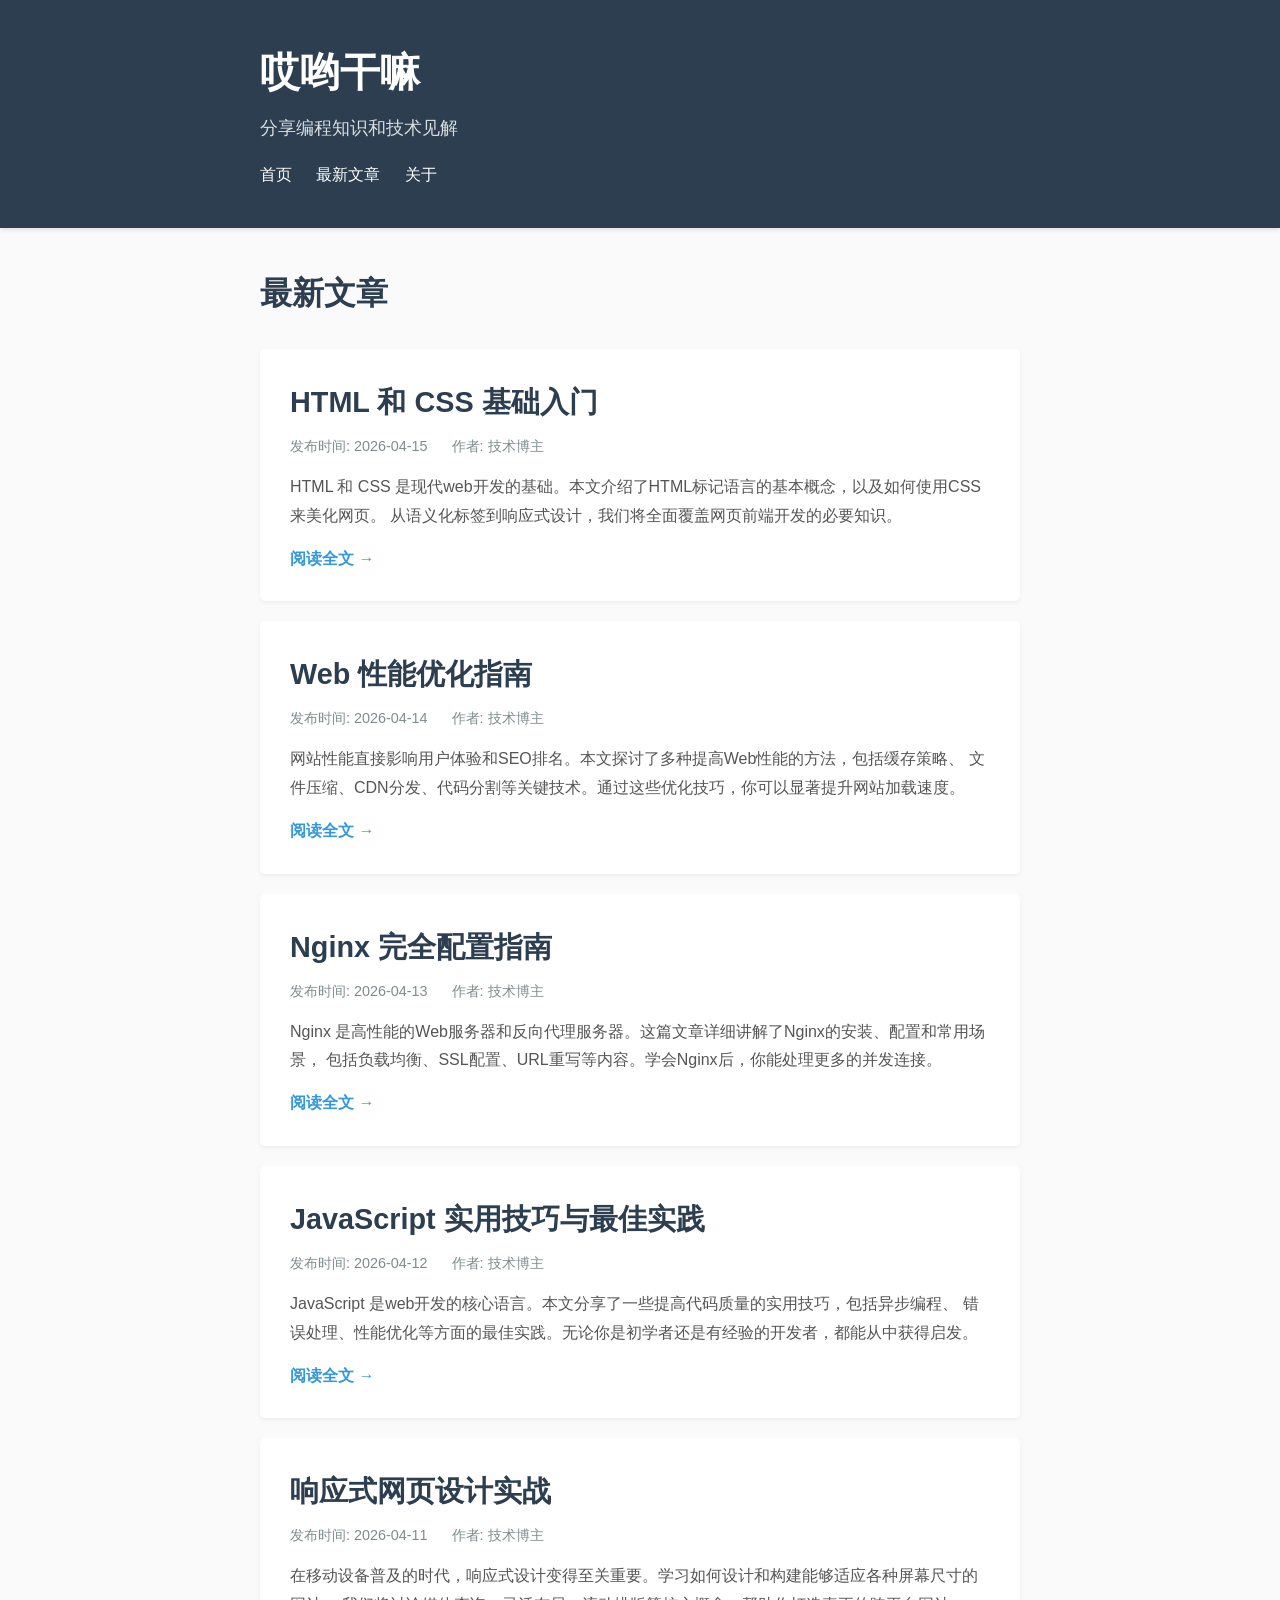
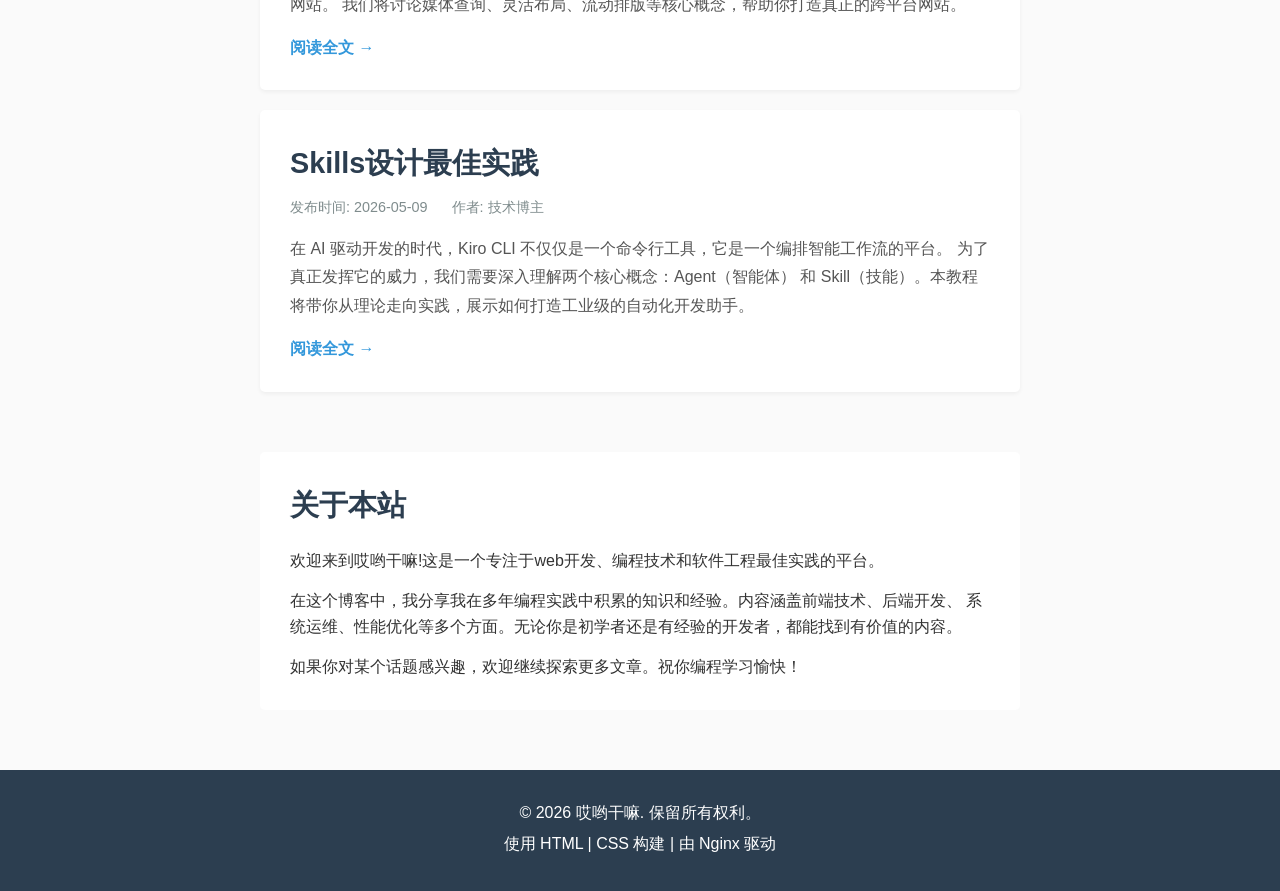
<file: nginx/html/index.html>
<!DOCTYPE html>
<html lang="zh-CN">
<head>
    <meta charset="UTF-8">
    <meta name="viewport" content="width=device-width, initial-scale=1.0">
    <title>哎哟干嘛 - 专注于编程与技术分享</title>
    <link rel="stylesheet" href="css/style.css">
</head>
<body>
    <header>
        <div class="container">
            <h1>哎哟干嘛</h1>
            <p class="tagline">分享编程知识和技术见解</p>
            <nav>
                <a href="index.html">首页</a>
                <a href="index.html#latest">最新文章</a>
                <a href="index.html#about">关于</a>
            </nav>
        </div>
    </header>

    <main>
        <div class="container">
            <section id="latest">
                <h2 style="margin-bottom: 30px; font-size: 2rem; color: #2c3e50;">最新文章</h2>
                <ul class="blog-list">
                    <li class="blog-item">
                        <h2><a href="posts/html-css-basics.html">HTML 和 CSS 基础入门</a></h2>
                        <div class="blog-meta">
                            <span>发布时间: 2026-04-15</span>
                            <span>作者: 技术博主</span>
                        </div>
                        <p class="blog-excerpt">
                            HTML 和 CSS 是现代web开发的基础。本文介绍了HTML标记语言的基本概念，以及如何使用CSS来美化网页。
                            从语义化标签到响应式设计，我们将全面覆盖网页前端开发的必要知识。
                        </p>
                        <a href="posts/html-css-basics.html" class="read-more">阅读全文 →</a>
                    </li>

                    <li class="blog-item">
                        <h2><a href="posts/web-performance.html">Web 性能优化指南</a></h2>
                        <div class="blog-meta">
                            <span>发布时间: 2026-04-14</span>
                            <span>作者: 技术博主</span>
                        </div>
                        <p class="blog-excerpt">
                            网站性能直接影响用户体验和SEO排名。本文探讨了多种提高Web性能的方法，包括缓存策略、
                            文件压缩、CDN分发、代码分割等关键技术。通过这些优化技巧，你可以显著提升网站加载速度。
                        </p>
                        <a href="posts/web-performance.html" class="read-more">阅读全文 →</a>
                    </li>

                    <li class="blog-item">
                        <h2><a href="posts/nginx-guide.html">Nginx 完全配置指南</a></h2>
                        <div class="blog-meta">
                            <span>发布时间: 2026-04-13</span>
                            <span>作者: 技术博主</span>
                        </div>
                        <p class="blog-excerpt">
                            Nginx 是高性能的Web服务器和反向代理服务器。这篇文章详细讲解了Nginx的安装、配置和常用场景，
                            包括负载均衡、SSL配置、URL重写等内容。学会Nginx后，你能处理更多的并发连接。
                        </p>
                        <a href="posts/nginx-guide.html" class="read-more">阅读全文 →</a>
                    </li>

                    <li class="blog-item">
                        <h2><a href="posts/javascript-tips.html">JavaScript 实用技巧与最佳实践</a></h2>
                        <div class="blog-meta">
                            <span>发布时间: 2026-04-12</span>
                            <span>作者: 技术博主</span>
                        </div>
                        <p class="blog-excerpt">
                            JavaScript 是web开发的核心语言。本文分享了一些提高代码质量的实用技巧，包括异步编程、
                            错误处理、性能优化等方面的最佳实践。无论你是初学者还是有经验的开发者，都能从中获得启发。
                        </p>
                        <a href="posts/javascript-tips.html" class="read-more">阅读全文 →</a>
                    </li>

                    <li class="blog-item">
                        <h2><a href="posts/responsive-design.html">响应式网页设计实战</a></h2>
                        <div class="blog-meta">
                            <span>发布时间: 2026-04-11</span>
                            <span>作者: 技术博主</span>
                        </div>
                        <p class="blog-excerpt">
                            在移动设备普及的时代，响应式设计变得至关重要。学习如何设计和构建能够适应各种屏幕尺寸的网站。
                            我们将讨论媒体查询、灵活布局、流动排版等核心概念，帮助你打造真正的跨平台网站。
                        </p>
                        <a href="posts/responsive-design.html" class="read-more">阅读全文 →</a>
                    </li>

                    <li class="blog-item">
                        <h2><a href="posts/responsive-design.html">Skills设计最佳实践</a></h2>
                        <div class="blog-meta">
                            <span>发布时间: 2026-05-09</span>
                            <span>作者: 技术博主</span>
                        </div>
                        <p class="blog-excerpt">
			    在 AI 驱动开发的时代，Kiro CLI 不仅仅是一个命令行工具，它是一个编排智能工作流的平台。
			    为了真正发挥它的威力，我们需要深入理解两个核心概念：Agent（智能体） 和 Skill（技能）。本教程将带你从理论走向实践，展示如何打造工业级的自动化开发助手。
                        </p>
                        <a href="posts/kiro-cli-guide.html" class="read-more">阅读全文 →</a>
                    </li>
                </ul>
            </section>

            <section id="about" style="margin-top: 60px; background: white; padding: 30px; border-radius: 5px;">
                <h2 style="font-size: 1.8rem; color: #2c3e50; margin-bottom: 20px;">关于本站</h2>
                <p style="margin-bottom: 15px;">
                    欢迎来到哎哟干嘛!这是一个专注于web开发、编程技术和软件工程最佳实践的平台。
                </p>
                <p style="margin-bottom: 15px;">
                    在这个博客中，我分享我在多年编程实践中积累的知识和经验。内容涵盖前端技术、后端开发、
                    系统运维、性能优化等多个方面。无论你是初学者还是有经验的开发者，都能找到有价值的内容。
                </p>
                <p>
                    如果你对某个话题感兴趣，欢迎继续探索更多文章。祝你编程学习愉快！
                </p>
            </section>
        </div>
    </main>

    <footer>
        <div class="container">
            <p>&copy; 2026 哎哟干嘛. 保留所有权利。</p>
            <p>使用 HTML | CSS 构建 | 由 Nginx 驱动</p>
        </div>
    </footer>
</body>
</html>
</file>
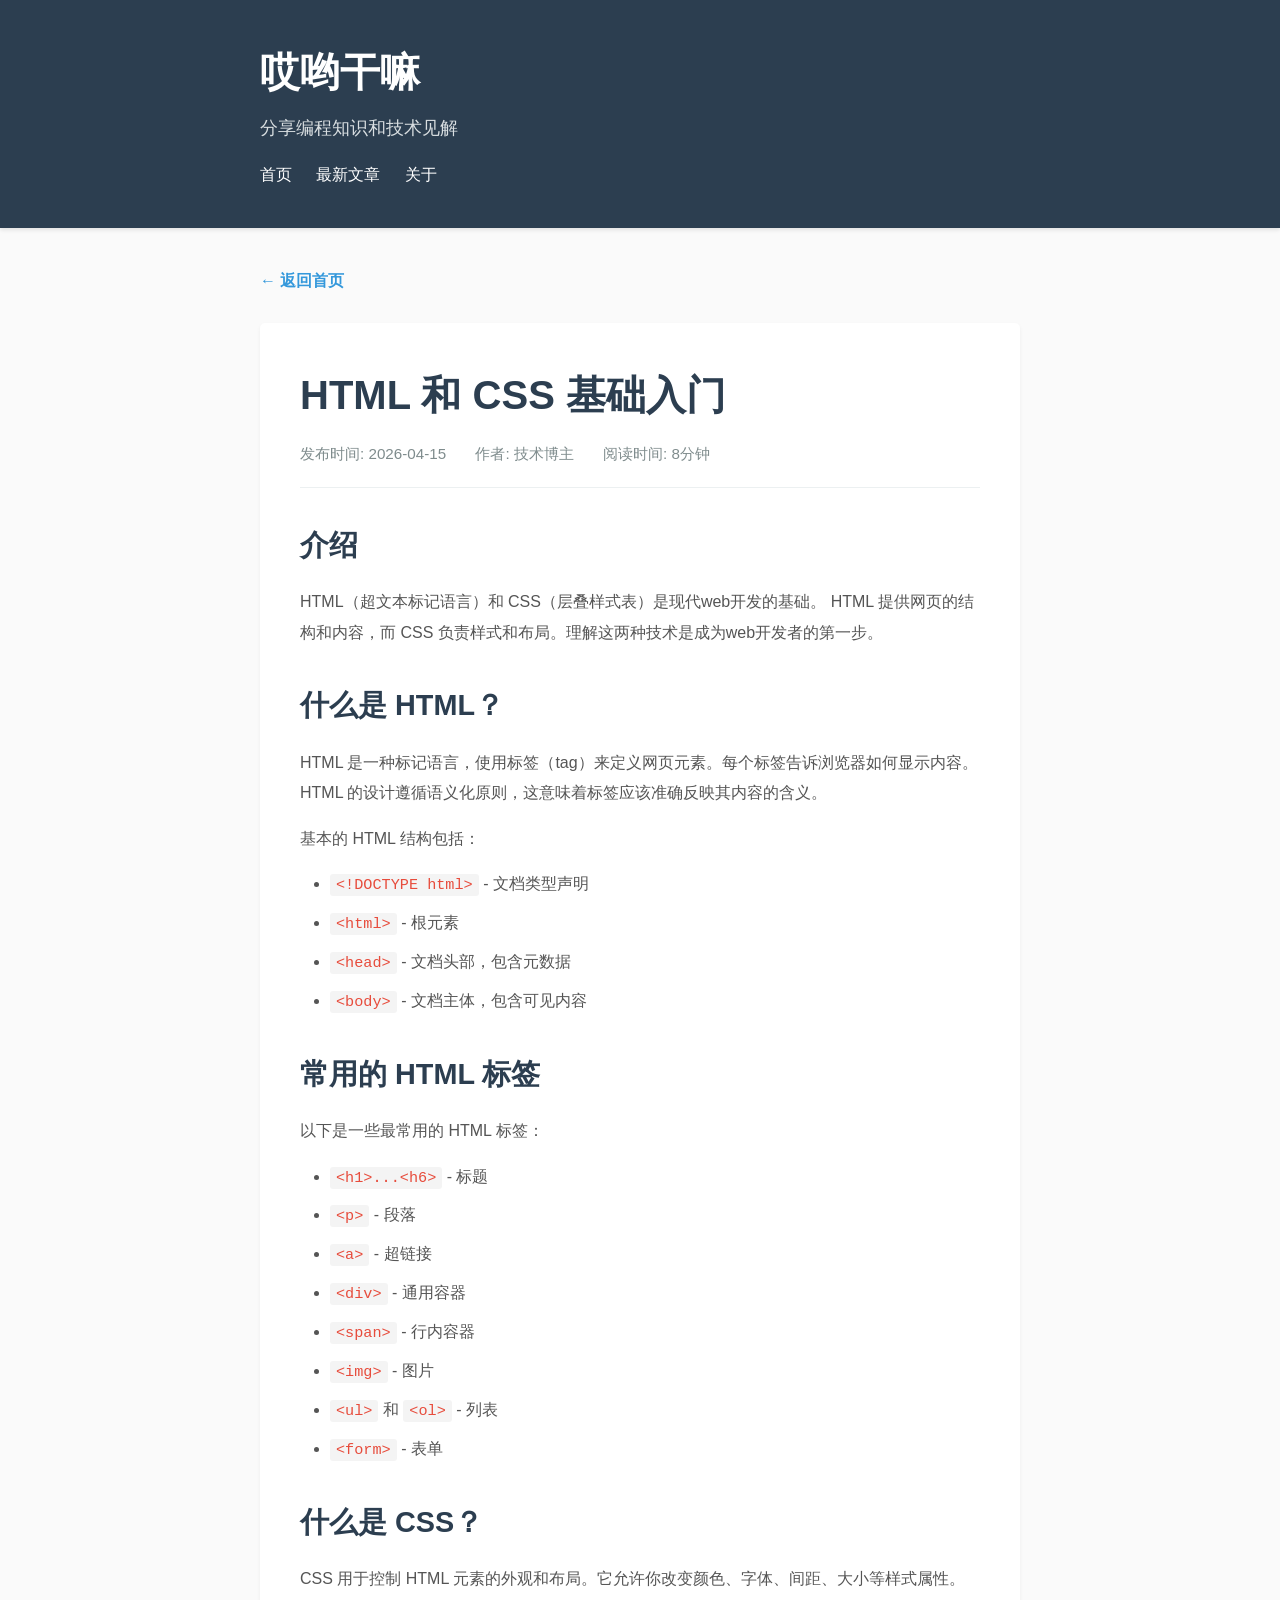
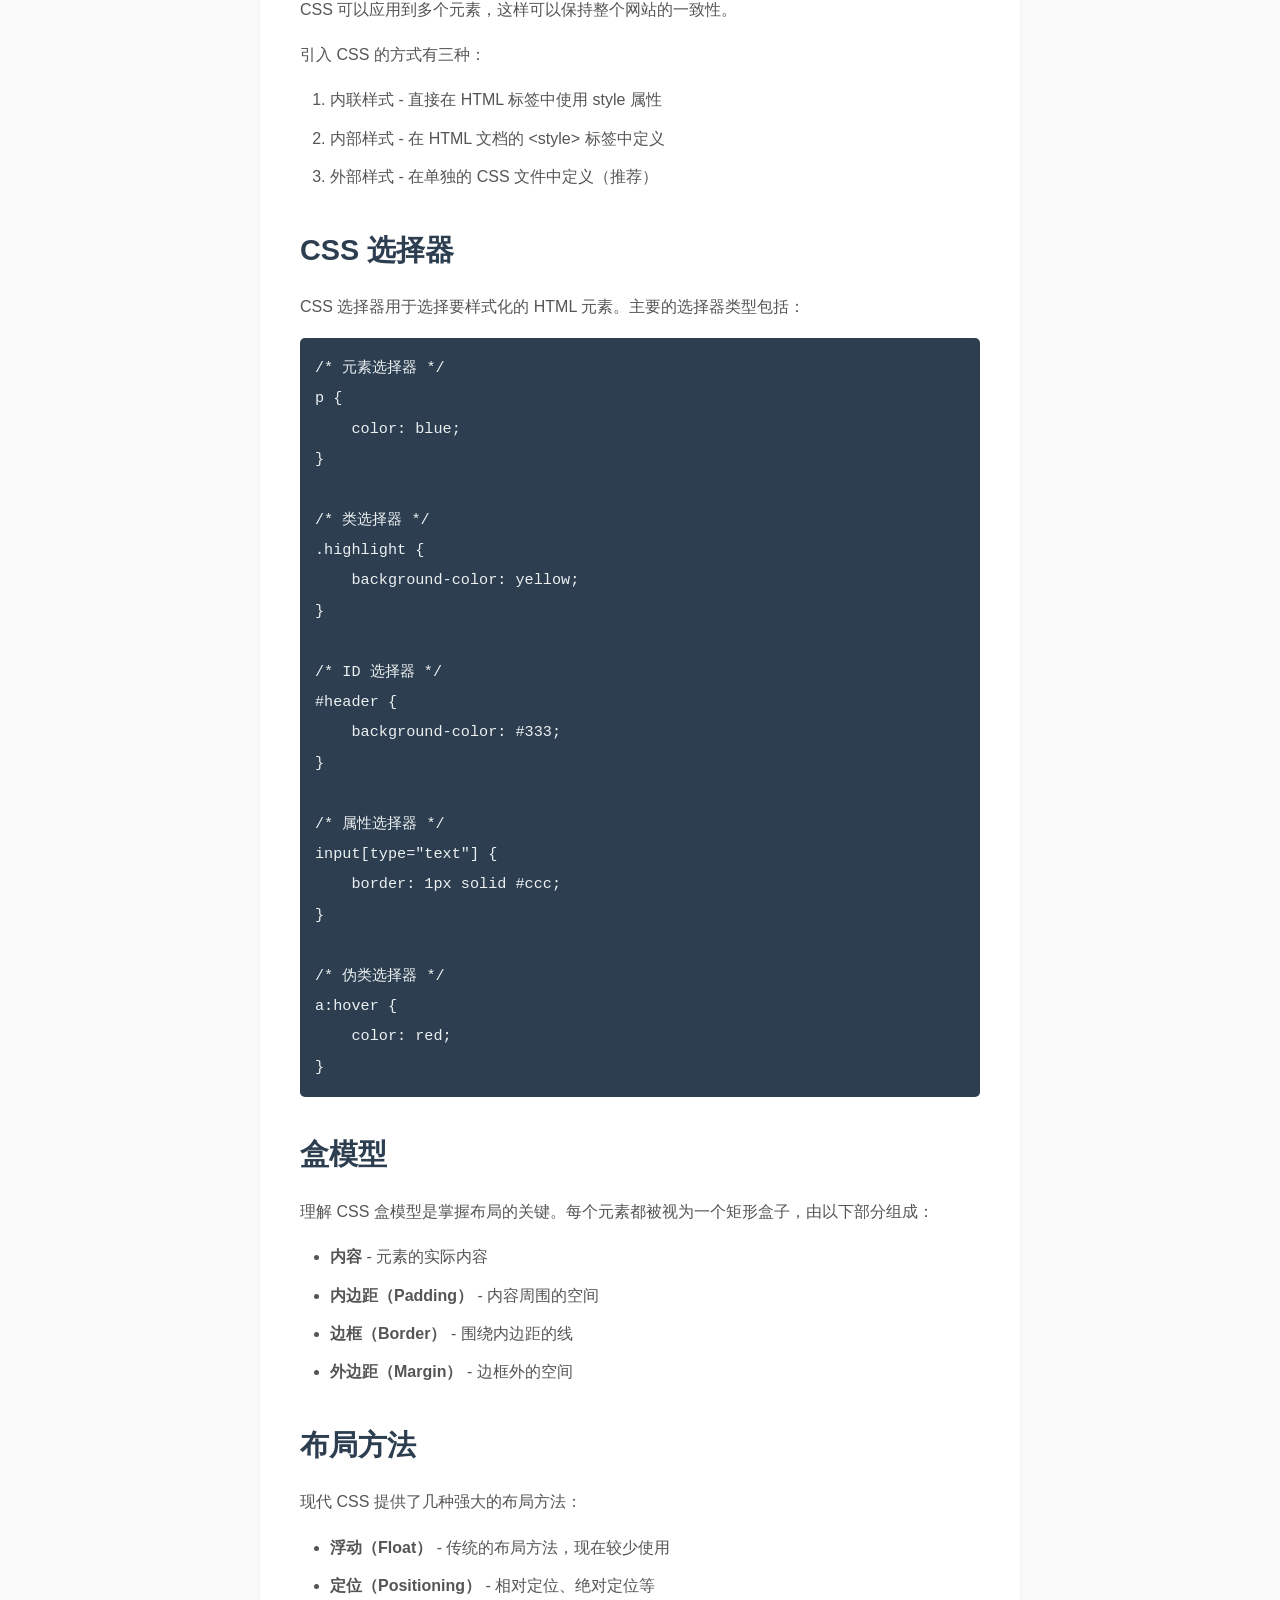
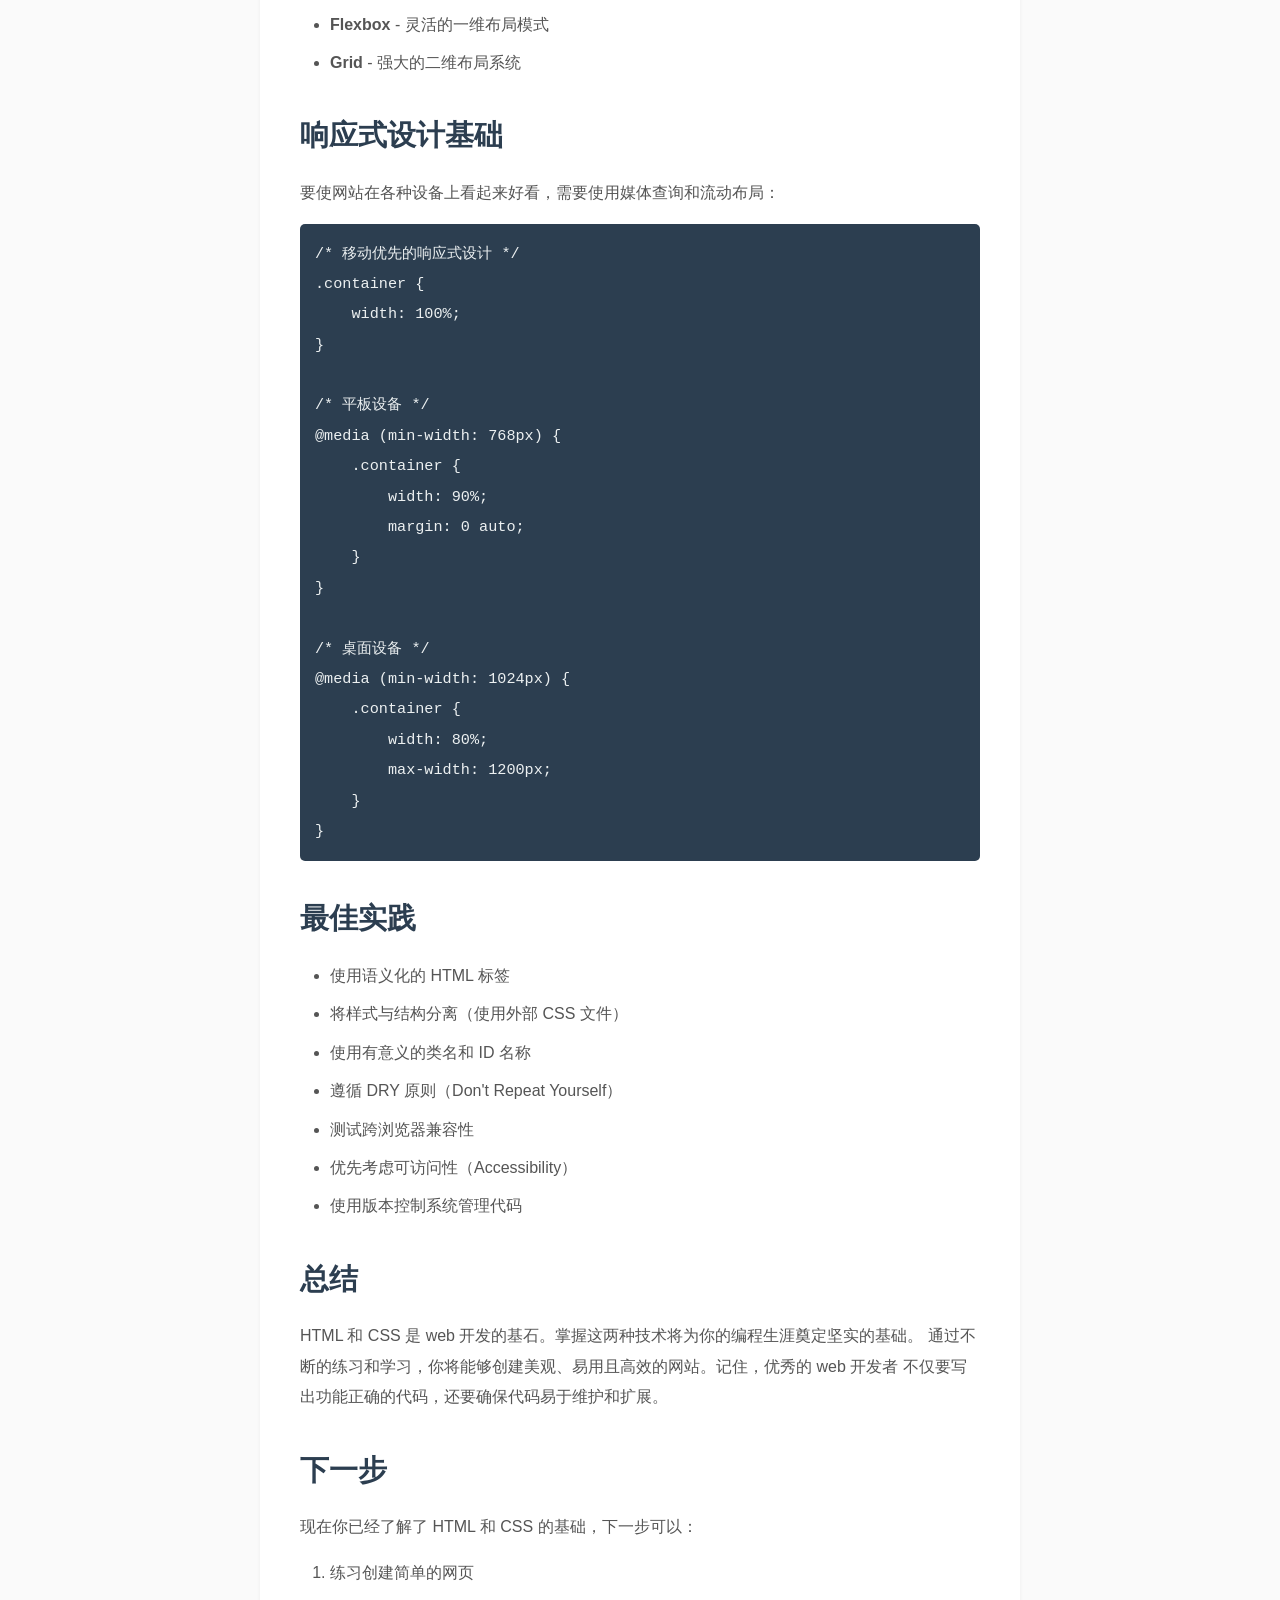
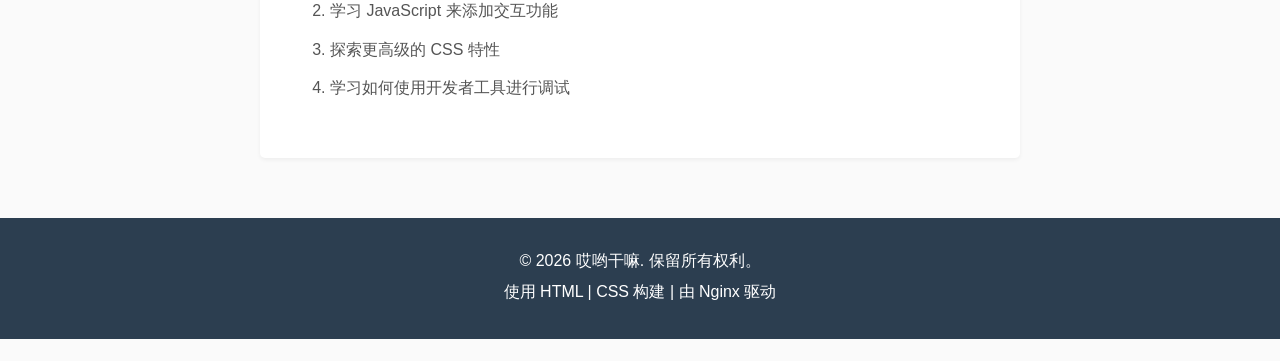
<file: nginx/html/posts/html-css-basics.html>
<!DOCTYPE html>
<html lang="zh-CN">
<head>
    <meta charset="UTF-8">
    <meta name="viewport" content="width=device-width, initial-scale=1.0">
    <title>HTML 和 CSS 基础入门 - 哎哟干嘛</title>
    <link rel="stylesheet" href="../css/style.css">
</head>
<body>
    <header>
        <div class="container">
            <h1>哎哟干嘛</h1>
            <p class="tagline">分享编程知识和技术见解</p>
            <nav>
                <a href="../index.html">首页</a>
                <a href="../index.html#latest">最新文章</a>
                <a href="../index.html#about">关于</a>
            </nav>
        </div>
    </header>

    <main>
        <div class="container">
            <a href="../index.html" class="back-link">← 返回首页</a>
            
            <article>
                <h1>HTML 和 CSS 基础入门</h1>
                <div class="article-meta">
                    <span>发布时间: 2026-04-15</span>
                    <span>作者: 技术博主</span>
                    <span>阅读时间: 8分钟</span>
                </div>

                <div class="article-content">
                    <h2>介绍</h2>
                    <p>
                        HTML（超文本标记语言）和 CSS（层叠样式表）是现代web开发的基础。
                        HTML 提供网页的结构和内容，而 CSS 负责样式和布局。理解这两种技术是成为web开发者的第一步。
                    </p>

                    <h2>什么是 HTML？</h2>
                    <p>
                        HTML 是一种标记语言，使用标签（tag）来定义网页元素。每个标签告诉浏览器如何显示内容。
                        HTML 的设计遵循语义化原则，这意味着标签应该准确反映其内容的含义。
                    </p>
                    <p>基本的 HTML 结构包括：</p>
                    <ul>
                        <li><code>&lt;!DOCTYPE html&gt;</code> - 文档类型声明</li>
                        <li><code>&lt;html&gt;</code> - 根元素</li>
                        <li><code>&lt;head&gt;</code> - 文档头部，包含元数据</li>
                        <li><code>&lt;body&gt;</code> - 文档主体，包含可见内容</li>
                    </ul>

                    <h2>常用的 HTML 标签</h2>
                    <p>以下是一些最常用的 HTML 标签：</p>
                    <ul>
                        <li><code>&lt;h1&gt;...&lt;h6&gt;</code> - 标题</li>
                        <li><code>&lt;p&gt;</code> - 段落</li>
                        <li><code>&lt;a&gt;</code> - 超链接</li>
                        <li><code>&lt;div&gt;</code> - 通用容器</li>
                        <li><code>&lt;span&gt;</code> - 行内容器</li>
                        <li><code>&lt;img&gt;</code> - 图片</li>
                        <li><code>&lt;ul&gt;</code> 和 <code>&lt;ol&gt;</code> - 列表</li>
                        <li><code>&lt;form&gt;</code> - 表单</li>
                    </ul>

                    <h2>什么是 CSS？</h2>
                    <p>
                        CSS 用于控制 HTML 元素的外观和布局。它允许你改变颜色、字体、间距、大小等样式属性。
                        CSS 可以应用到多个元素，这样可以保持整个网站的一致性。
                    </p>
                    <p>引入 CSS 的方式有三种：</p>
                    <ol>
                        <li>内联样式 - 直接在 HTML 标签中使用 style 属性</li>
                        <li>内部样式 - 在 HTML 文档的 &lt;style&gt; 标签中定义</li>
                        <li>外部样式 - 在单独的 CSS 文件中定义（推荐）</li>
                    </ol>

                    <h2>CSS 选择器</h2>
                    <p>CSS 选择器用于选择要样式化的 HTML 元素。主要的选择器类型包括：</p>
                    <pre><code>/* 元素选择器 */
p {
    color: blue;
}

/* 类选择器 */
.highlight {
    background-color: yellow;
}

/* ID 选择器 */
#header {
    background-color: #333;
}

/* 属性选择器 */
input[type="text"] {
    border: 1px solid #ccc;
}

/* 伪类选择器 */
a:hover {
    color: red;
}</code></pre>

                    <h2>盒模型</h2>
                    <p>
                        理解 CSS 盒模型是掌握布局的关键。每个元素都被视为一个矩形盒子，由以下部分组成：
                    </p>
                    <ul>
                        <li><strong>内容</strong> - 元素的实际内容</li>
                        <li><strong>内边距（Padding）</strong> - 内容周围的空间</li>
                        <li><strong>边框（Border）</strong> - 围绕内边距的线</li>
                        <li><strong>外边距（Margin）</strong> - 边框外的空间</li>
                    </ul>

                    <h2>布局方法</h2>
                    <p>
                        现代 CSS 提供了几种强大的布局方法：
                    </p>
                    <ul>
                        <li><strong>浮动（Float）</strong> - 传统的布局方法，现在较少使用</li>
                        <li><strong>定位（Positioning）</strong> - 相对定位、绝对定位等</li>
                        <li><strong>Flexbox</strong> - 灵活的一维布局模式</li>
                        <li><strong>Grid</strong> - 强大的二维布局系统</li>
                    </ul>

                    <h2>响应式设计基础</h2>
                    <p>
                        要使网站在各种设备上看起来好看，需要使用媒体查询和流动布局：
                    </p>
                    <pre><code>/* 移动优先的响应式设计 */
.container {
    width: 100%;
}

/* 平板设备 */
@media (min-width: 768px) {
    .container {
        width: 90%;
        margin: 0 auto;
    }
}

/* 桌面设备 */
@media (min-width: 1024px) {
    .container {
        width: 80%;
        max-width: 1200px;
    }
}</code></pre>

                    <h2>最佳实践</h2>
                    <ul>
                        <li>使用语义化的 HTML 标签</li>
                        <li>将样式与结构分离（使用外部 CSS 文件）</li>
                        <li>使用有意义的类名和 ID 名称</li>
                        <li>遵循 DRY 原则（Don't Repeat Yourself）</li>
                        <li>测试跨浏览器兼容性</li>
                        <li>优先考虑可访问性（Accessibility）</li>
                        <li>使用版本控制系统管理代码</li>
                    </ul>

                    <h2>总结</h2>
                    <p>
                        HTML 和 CSS 是 web 开发的基石。掌握这两种技术将为你的编程生涯奠定坚实的基础。
                        通过不断的练习和学习，你将能够创建美观、易用且高效的网站。记住，优秀的 web 开发者
                        不仅要写出功能正确的代码，还要确保代码易于维护和扩展。
                    </p>

                    <h2>下一步</h2>
                    <p>
                        现在你已经了解了 HTML 和 CSS 的基础，下一步可以：
                    </p>
                    <ol>
                        <li>练习创建简单的网页</li>
                        <li>学习 JavaScript 来添加交互功能</li>
                        <li>探索更高级的 CSS 特性</li>
                        <li>学习如何使用开发者工具进行调试</li>
                    </ol>
                </div>
            </article>
        </div>
    </main>

    <footer>
        <div class="container">
            <p>&copy; 2026 哎哟干嘛. 保留所有权利。</p>
            <p>使用 HTML | CSS 构建 | 由 Nginx 驱动</p>
        </div>
    </footer>
</body>
</html>
</file>
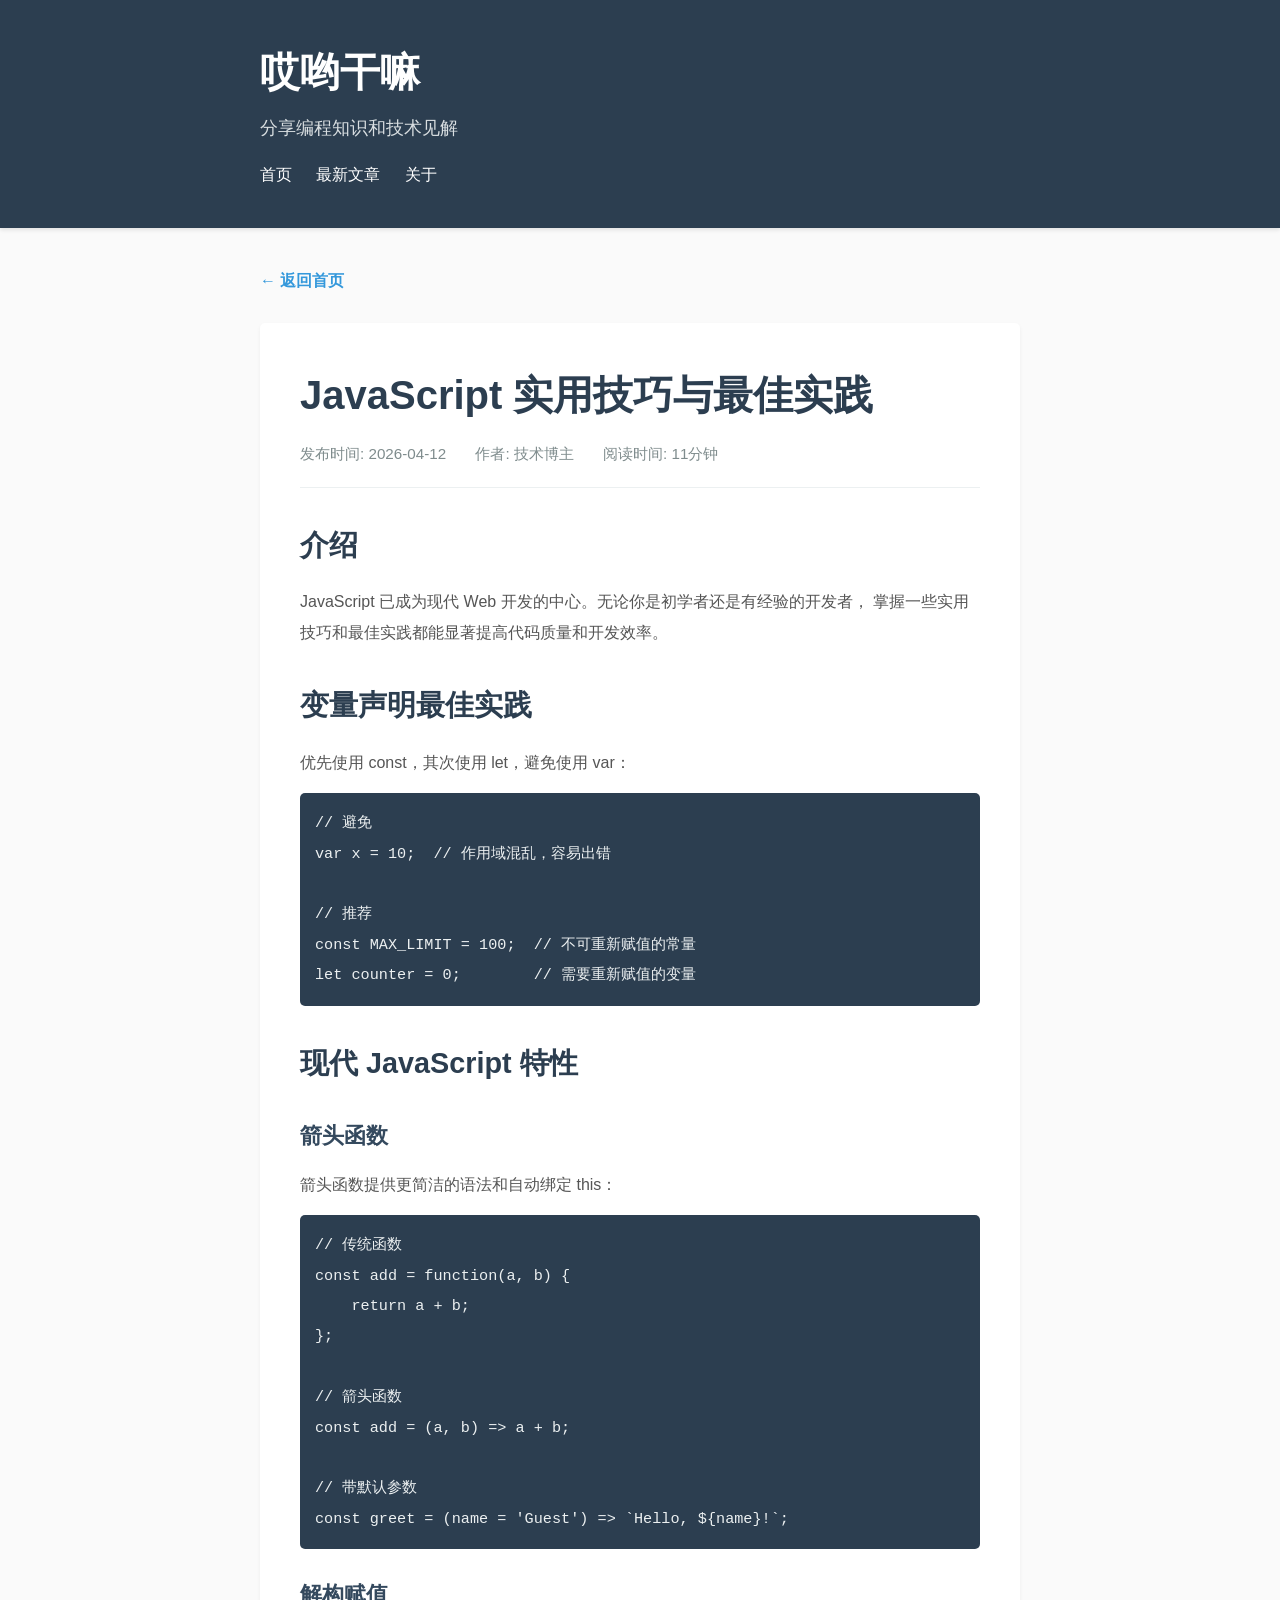
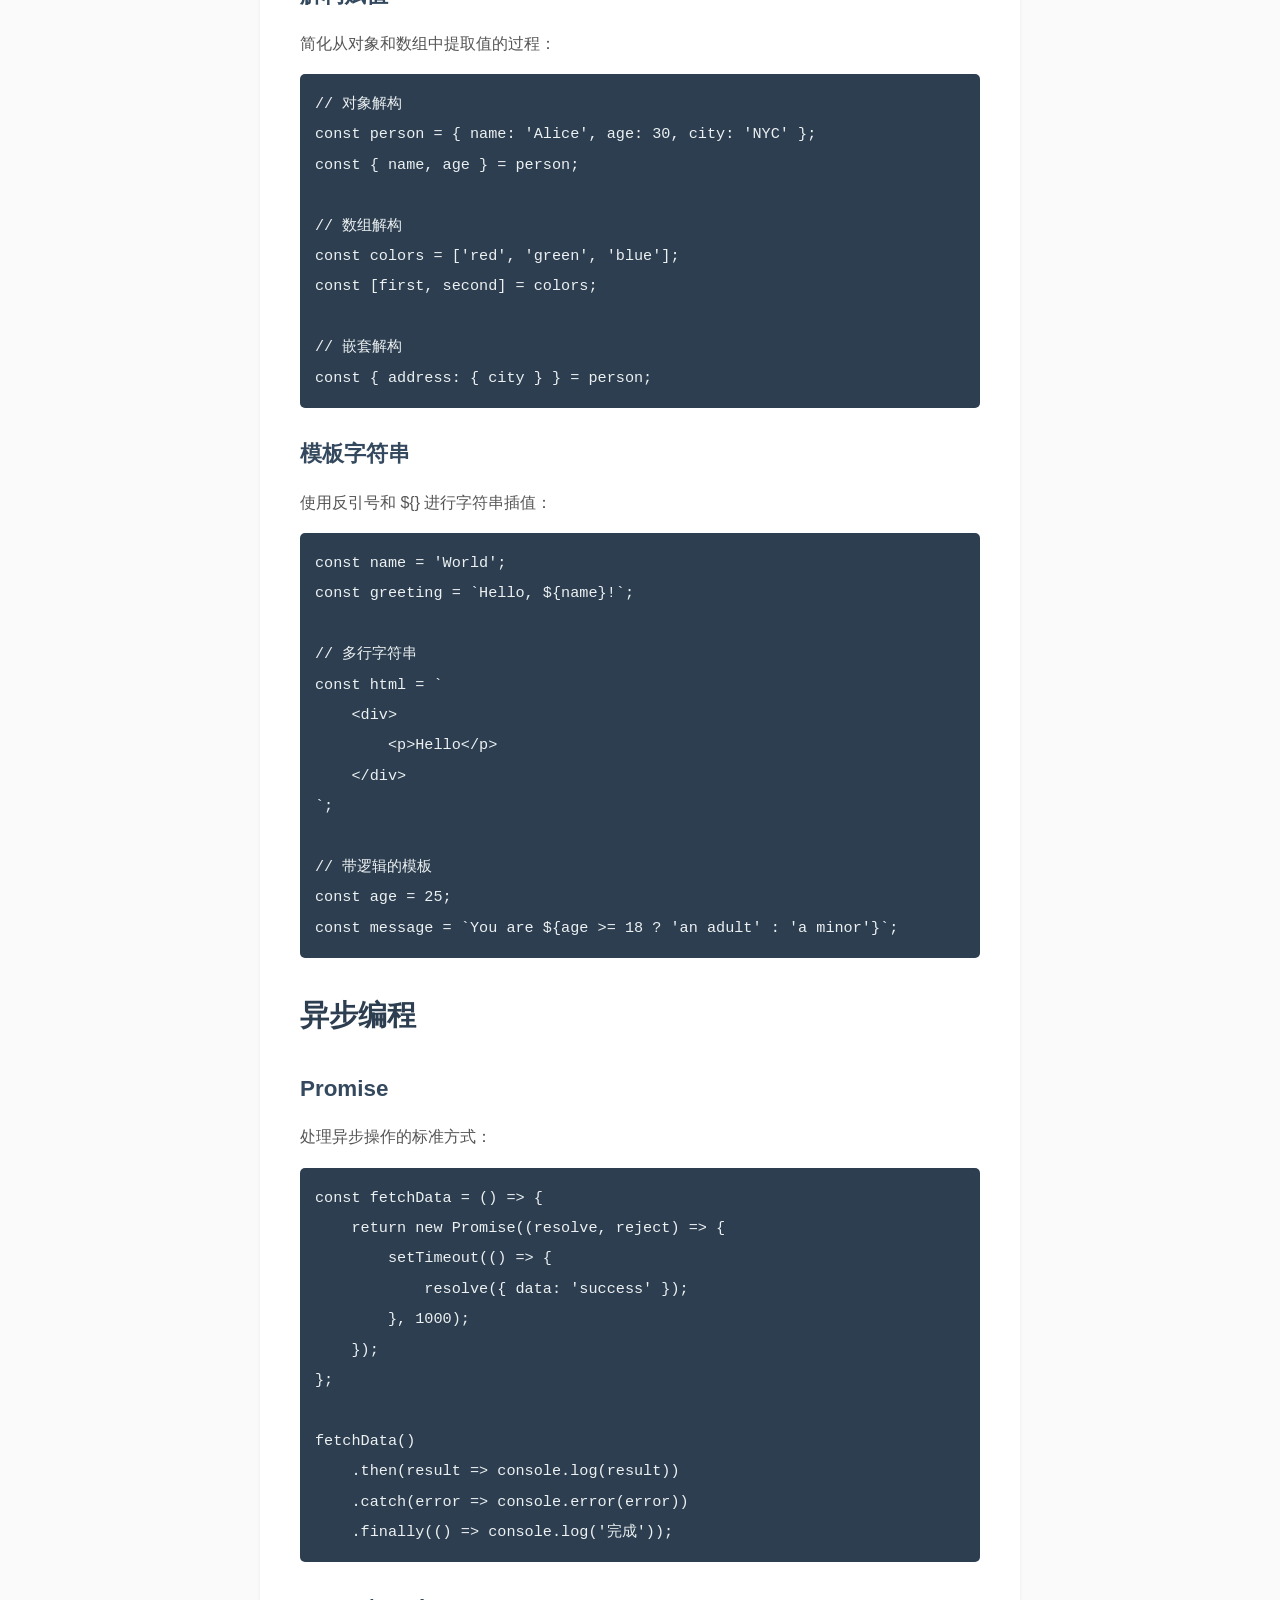
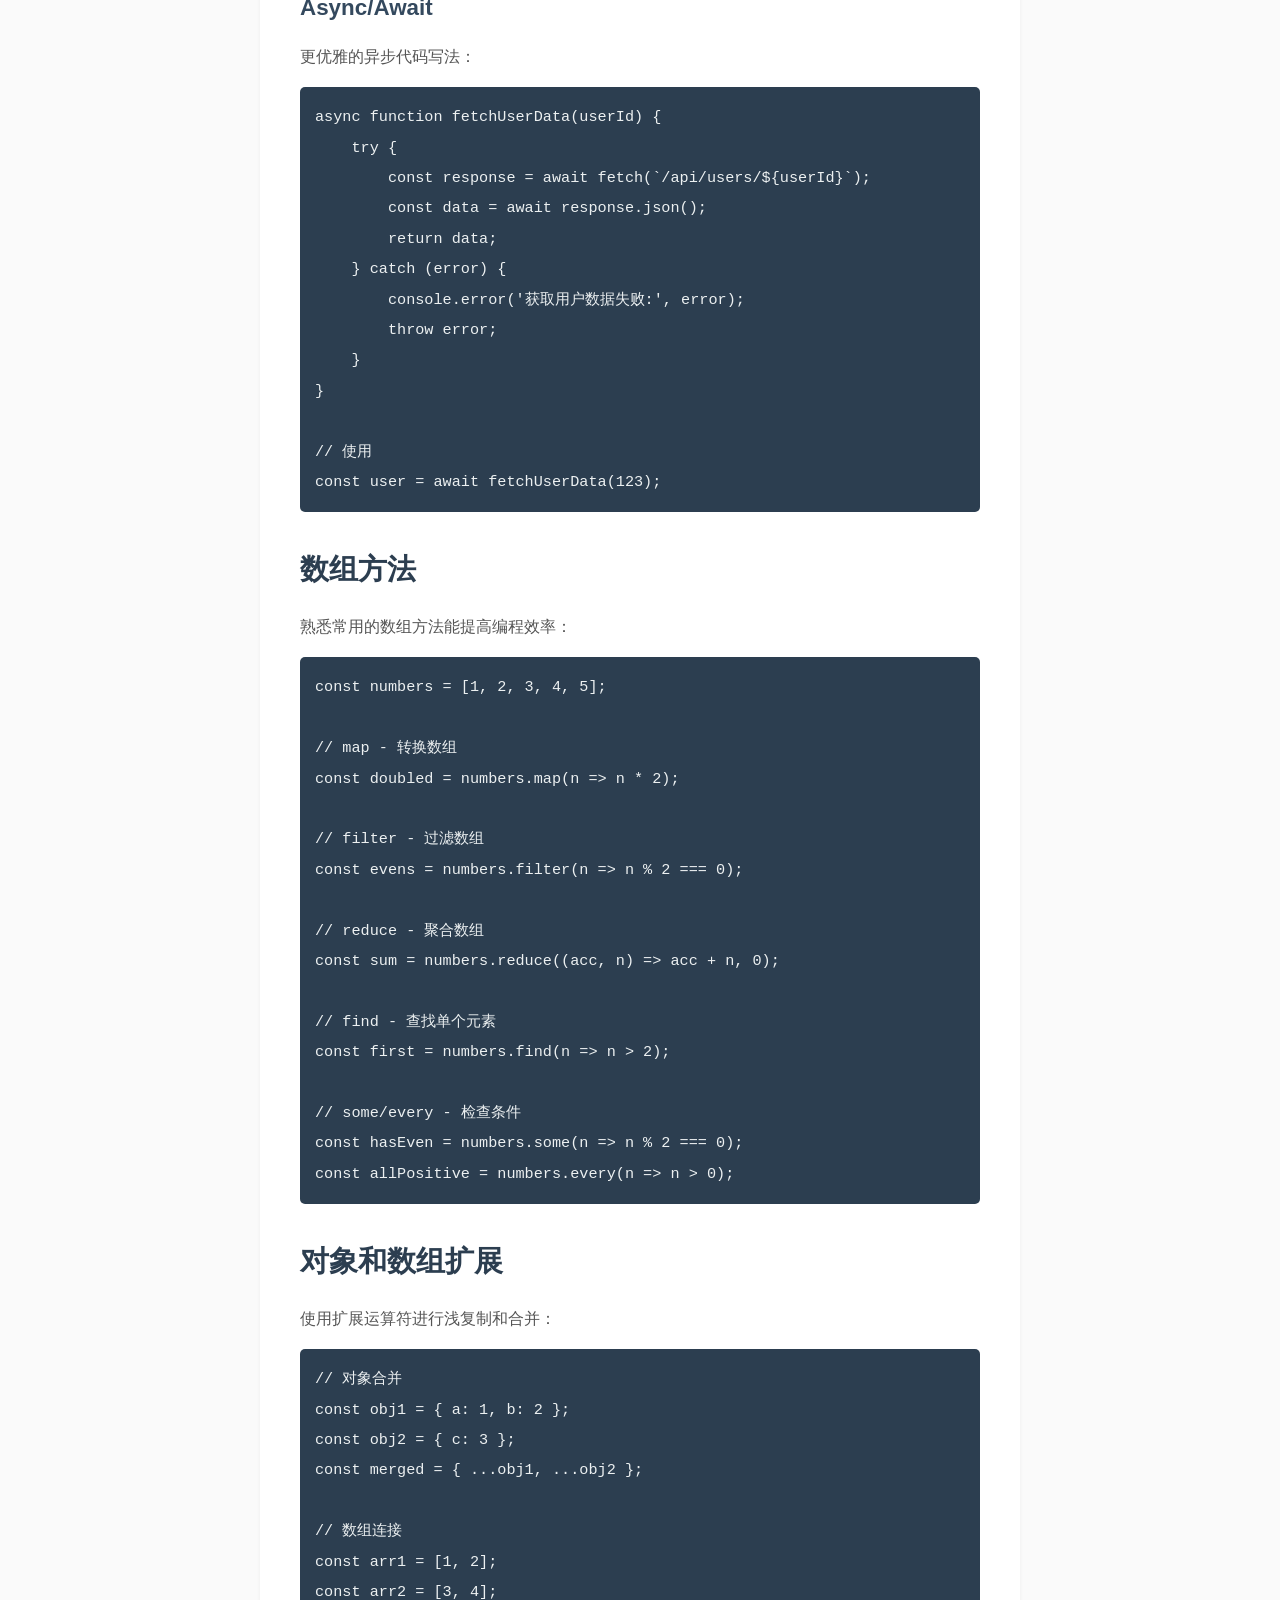
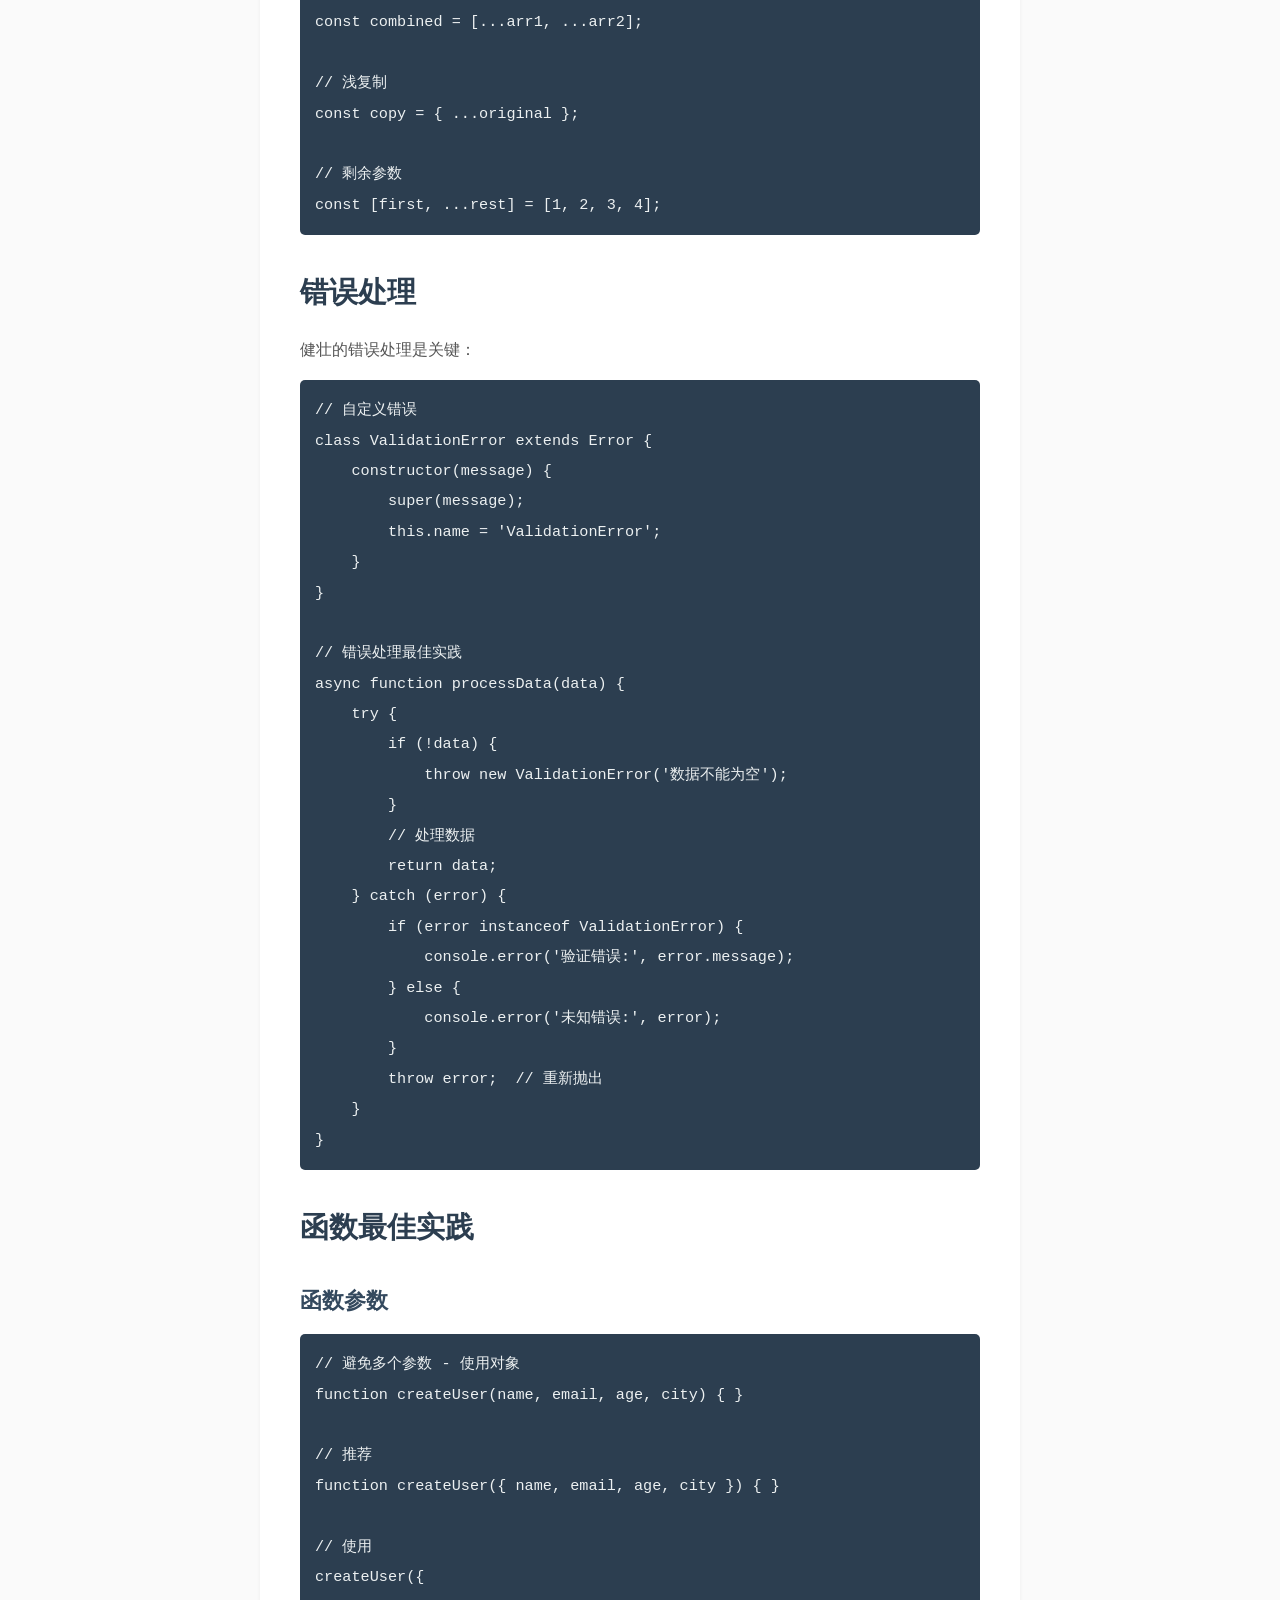
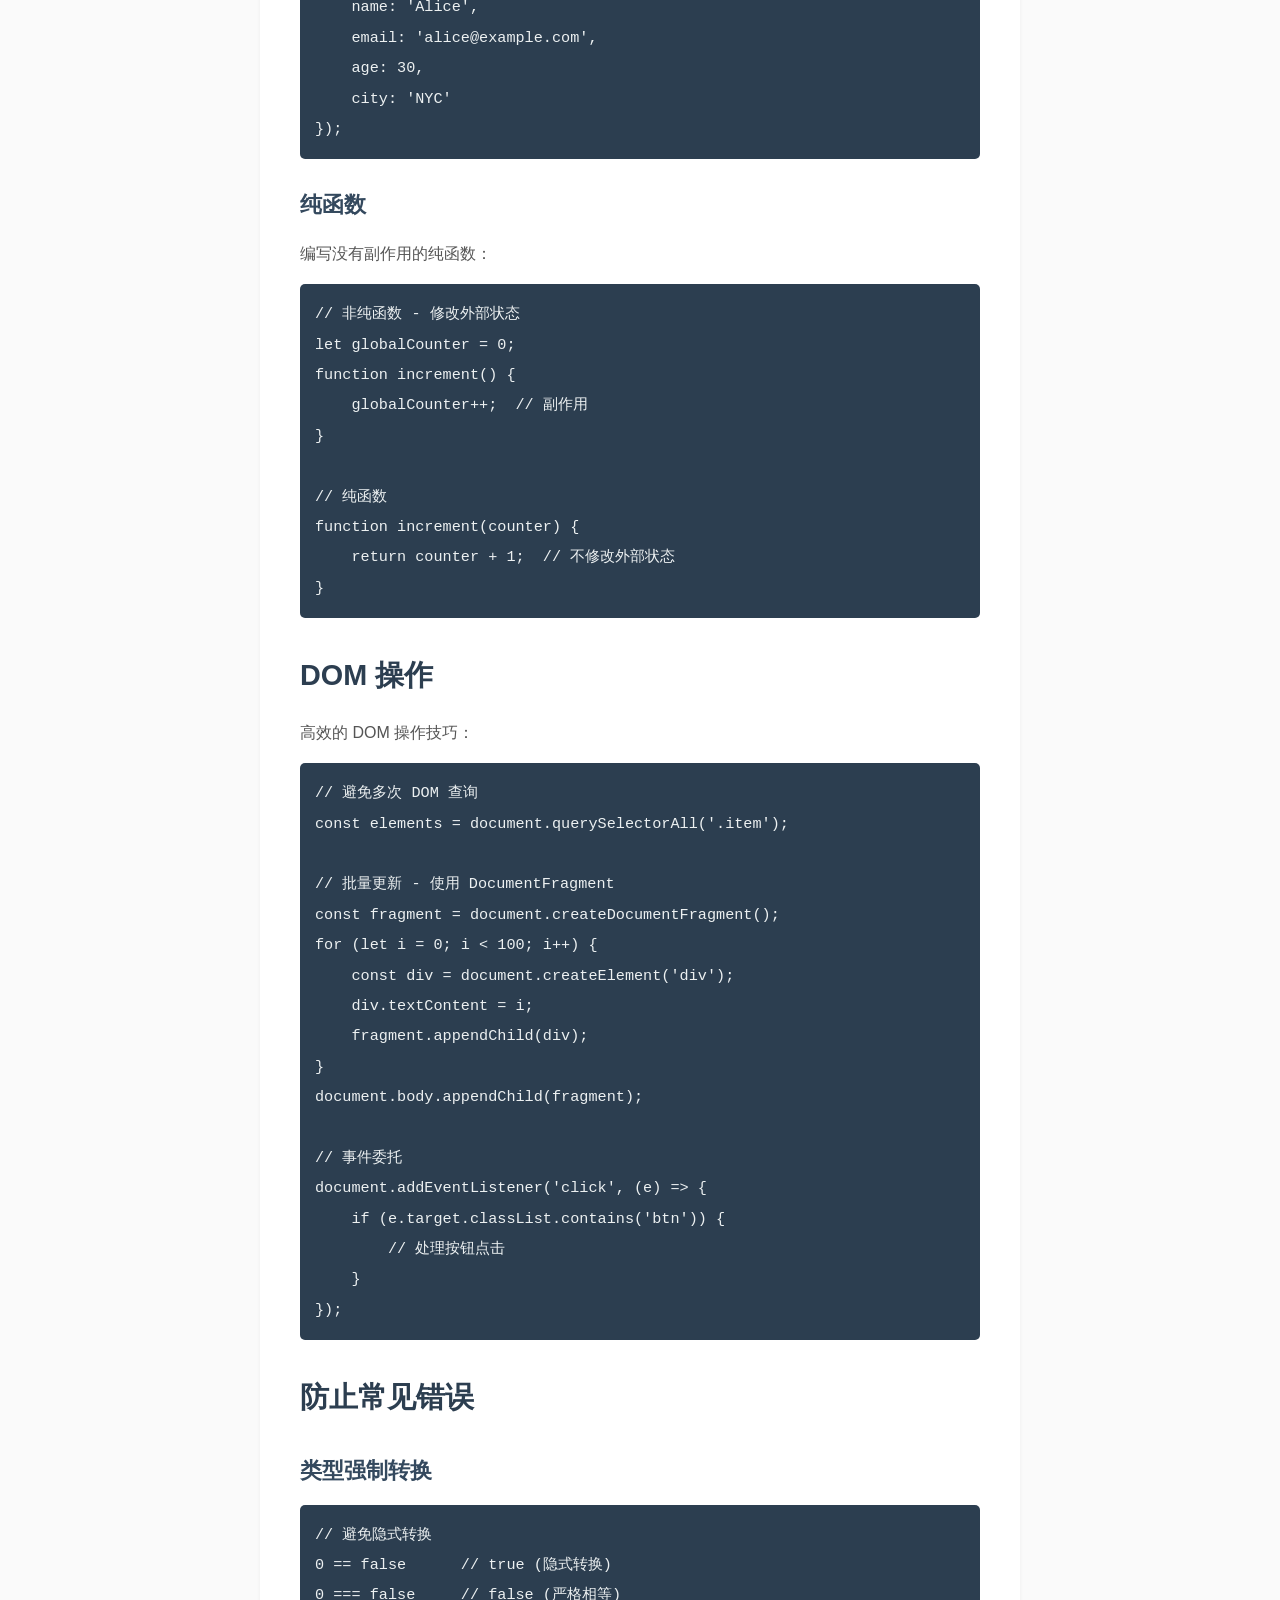
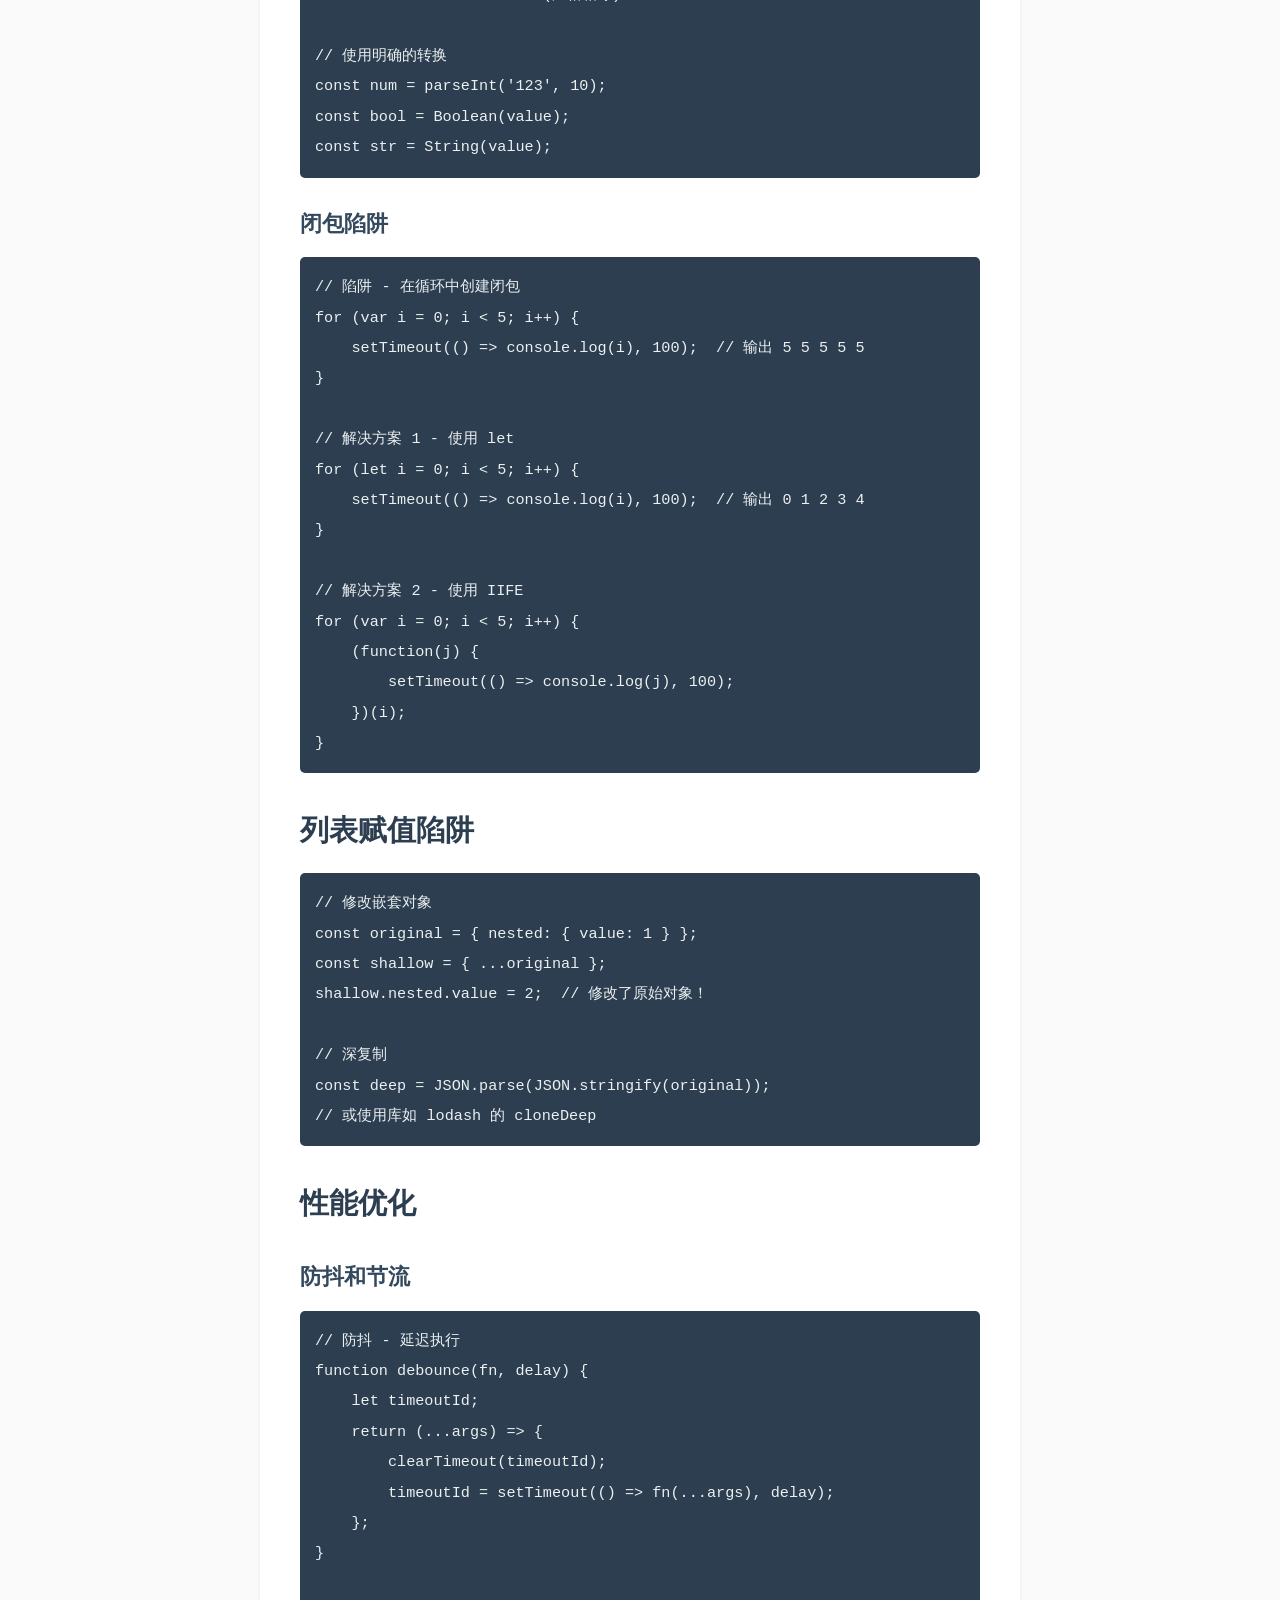
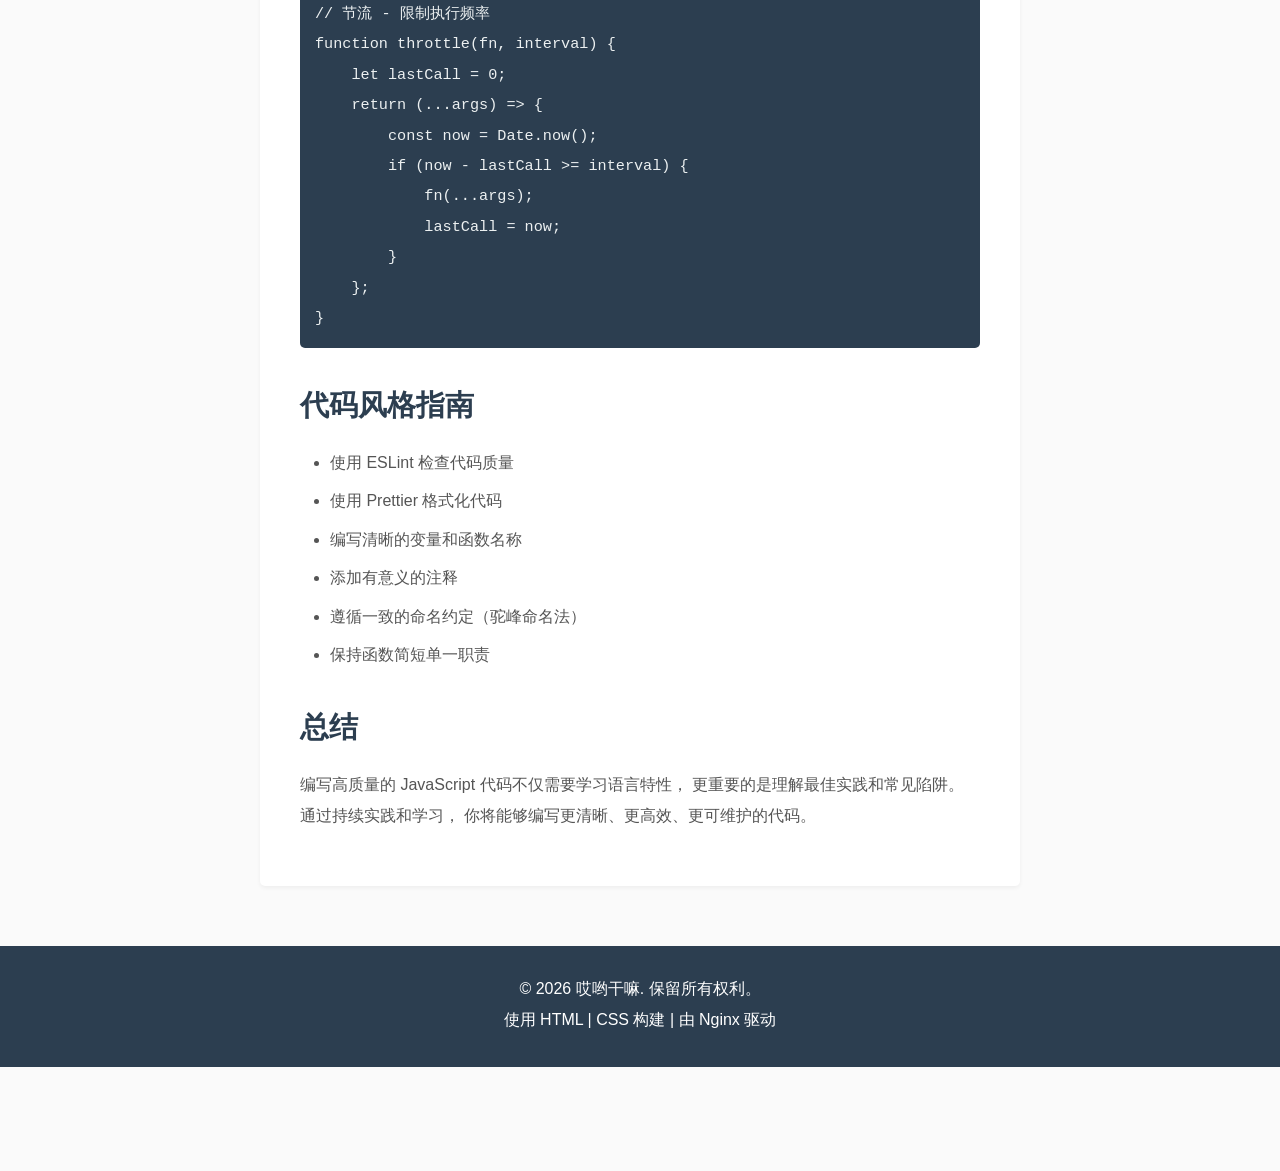
<file: nginx/html/posts/javascript-tips.html>
<!DOCTYPE html>
<html lang="zh-CN">
<head>
    <meta charset="UTF-8">
    <meta name="viewport" content="width=device-width, initial-scale=1.0">
    <title>JavaScript 实用技巧与最佳实践 - 哎哟干嘛</title>
    <link rel="stylesheet" href="../css/style.css">
</head>
<body>
    <header>
        <div class="container">
            <h1>哎哟干嘛</h1>
            <p class="tagline">分享编程知识和技术见解</p>
            <nav>
                <a href="../index.html">首页</a>
                <a href="../index.html#latest">最新文章</a>
                <a href="../index.html#about">关于</a>
            </nav>
        </div>
    </header>

    <main>
        <div class="container">
            <a href="../index.html" class="back-link">← 返回首页</a>
            
            <article>
                <h1>JavaScript 实用技巧与最佳实践</h1>
                <div class="article-meta">
                    <span>发布时间: 2026-04-12</span>
                    <span>作者: 技术博主</span>
                    <span>阅读时间: 11分钟</span>
                </div>

                <div class="article-content">
                    <h2>介绍</h2>
                    <p>
                        JavaScript 已成为现代 Web 开发的中心。无论你是初学者还是有经验的开发者，
                        掌握一些实用技巧和最佳实践都能显著提高代码质量和开发效率。
                    </p>

                    <h2>变量声明最佳实践</h2>
                    <p>优先使用 const，其次使用 let，避免使用 var：</p>
                    <pre><code>// 避免
var x = 10;  // 作用域混乱，容易出错

// 推荐
const MAX_LIMIT = 100;  // 不可重新赋值的常量
let counter = 0;        // 需要重新赋值的变量</code></pre>

                    <h2>现代 JavaScript 特性</h2>

                    <h3>箭头函数</h3>
                    <p>箭头函数提供更简洁的语法和自动绑定 this：</p>
                    <pre><code>// 传统函数
const add = function(a, b) {
    return a + b;
};

// 箭头函数
const add = (a, b) => a + b;

// 带默认参数
const greet = (name = 'Guest') => `Hello, ${name}!`;</code></pre>

                    <h3>解构赋值</h3>
                    <p>简化从对象和数组中提取值的过程：</p>
                    <pre><code>// 对象解构
const person = { name: 'Alice', age: 30, city: 'NYC' };
const { name, age } = person;

// 数组解构
const colors = ['red', 'green', 'blue'];
const [first, second] = colors;

// 嵌套解构
const { address: { city } } = person;</code></pre>

                    <h3>模板字符串</h3>
                    <p>使用反引号和 ${} 进行字符串插值：</p>
                    <pre><code>const name = 'World';
const greeting = `Hello, ${name}!`;

// 多行字符串
const html = `
    &lt;div&gt;
        &lt;p&gt;Hello&lt;/p&gt;
    &lt;/div&gt;
`;

// 带逻辑的模板
const age = 25;
const message = `You are ${age >= 18 ? 'an adult' : 'a minor'}`;</code></pre>

                    <h2>异步编程</h2>

                    <h3>Promise</h3>
                    <p>处理异步操作的标准方式：</p>
                    <pre><code>const fetchData = () => {
    return new Promise((resolve, reject) => {
        setTimeout(() => {
            resolve({ data: 'success' });
        }, 1000);
    });
};

fetchData()
    .then(result => console.log(result))
    .catch(error => console.error(error))
    .finally(() => console.log('完成'));</code></pre>

                    <h3>Async/Await</h3>
                    <p>更优雅的异步代码写法：</p>
                    <pre><code>async function fetchUserData(userId) {
    try {
        const response = await fetch(`/api/users/${userId}`);
        const data = await response.json();
        return data;
    } catch (error) {
        console.error('获取用户数据失败:', error);
        throw error;
    }
}

// 使用
const user = await fetchUserData(123);</code></pre>

                    <h2>数组方法</h2>
                    <p>熟悉常用的数组方法能提高编程效率：</p>
                    <pre><code>const numbers = [1, 2, 3, 4, 5];

// map - 转换数组
const doubled = numbers.map(n => n * 2);

// filter - 过滤数组
const evens = numbers.filter(n => n % 2 === 0);

// reduce - 聚合数组
const sum = numbers.reduce((acc, n) => acc + n, 0);

// find - 查找单个元素
const first = numbers.find(n => n > 2);

// some/every - 检查条件
const hasEven = numbers.some(n => n % 2 === 0);
const allPositive = numbers.every(n => n > 0);</code></pre>

                    <h2>对象和数组扩展</h2>
                    <p>使用扩展运算符进行浅复制和合并：</p>
                    <pre><code>// 对象合并
const obj1 = { a: 1, b: 2 };
const obj2 = { c: 3 };
const merged = { ...obj1, ...obj2 };

// 数组连接
const arr1 = [1, 2];
const arr2 = [3, 4];
const combined = [...arr1, ...arr2];

// 浅复制
const copy = { ...original };

// 剩余参数
const [first, ...rest] = [1, 2, 3, 4];</code></pre>

                    <h2>错误处理</h2>
                    <p>健壮的错误处理是关键：</p>
                    <pre><code>// 自定义错误
class ValidationError extends Error {
    constructor(message) {
        super(message);
        this.name = 'ValidationError';
    }
}

// 错误处理最佳实践
async function processData(data) {
    try {
        if (!data) {
            throw new ValidationError('数据不能为空');
        }
        // 处理数据
        return data;
    } catch (error) {
        if (error instanceof ValidationError) {
            console.error('验证错误:', error.message);
        } else {
            console.error('未知错误:', error);
        }
        throw error;  // 重新抛出
    }
}</code></pre>

                    <h2>函数最佳实践</h2>

                    <h3>函数参数</h3>
                    <pre><code>// 避免多个参数 - 使用对象
function createUser(name, email, age, city) { }

// 推荐
function createUser({ name, email, age, city }) { }

// 使用
createUser({
    name: 'Alice',
    email: 'alice@example.com',
    age: 30,
    city: 'NYC'
});</code></pre>

                    <h3>纯函数</h3>
                    <p>编写没有副作用的纯函数：</p>
                    <pre><code>// 非纯函数 - 修改外部状态
let globalCounter = 0;
function increment() {
    globalCounter++;  // 副作用
}

// 纯函数
function increment(counter) {
    return counter + 1;  // 不修改外部状态
}</code></pre>

                    <h2>DOM 操作</h2>
                    <p>高效的 DOM 操作技巧：</p>
                    <pre><code>// 避免多次 DOM 查询
const elements = document.querySelectorAll('.item');

// 批量更新 - 使用 DocumentFragment
const fragment = document.createDocumentFragment();
for (let i = 0; i < 100; i++) {
    const div = document.createElement('div');
    div.textContent = i;
    fragment.appendChild(div);
}
document.body.appendChild(fragment);

// 事件委托
document.addEventListener('click', (e) => {
    if (e.target.classList.contains('btn')) {
        // 处理按钮点击
    }
});</code></pre>

                    <h2>防止常见错误</h2>

                    <h3>类型强制转换</h3>
                    <pre><code>// 避免隐式转换
0 == false      // true (隐式转换)
0 === false     // false (严格相等)

// 使用明确的转换
const num = parseInt('123', 10);
const bool = Boolean(value);
const str = String(value);</code></pre>

                    <h3>闭包陷阱</h3>
                    <pre><code>// 陷阱 - 在循环中创建闭包
for (var i = 0; i < 5; i++) {
    setTimeout(() => console.log(i), 100);  // 输出 5 5 5 5 5
}

// 解决方案 1 - 使用 let
for (let i = 0; i < 5; i++) {
    setTimeout(() => console.log(i), 100);  // 输出 0 1 2 3 4
}

// 解决方案 2 - 使用 IIFE
for (var i = 0; i < 5; i++) {
    (function(j) {
        setTimeout(() => console.log(j), 100);
    })(i);
}</code></pre>

                    <h2>列表赋值陷阱</h2>
                    <pre><code>// 修改嵌套对象
const original = { nested: { value: 1 } };
const shallow = { ...original };
shallow.nested.value = 2;  // 修改了原始对象！

// 深复制
const deep = JSON.parse(JSON.stringify(original));
// 或使用库如 lodash 的 cloneDeep</code></pre>

                    <h2>性能优化</h2>

                    <h3>防抖和节流</h3>
                    <pre><code>// 防抖 - 延迟执行
function debounce(fn, delay) {
    let timeoutId;
    return (...args) => {
        clearTimeout(timeoutId);
        timeoutId = setTimeout(() => fn(...args), delay);
    };
}

// 节流 - 限制执行频率
function throttle(fn, interval) {
    let lastCall = 0;
    return (...args) => {
        const now = Date.now();
        if (now - lastCall >= interval) {
            fn(...args);
            lastCall = now;
        }
    };
}</code></pre>

                    <h2>代码风格指南</h2>
                    <ul>
                        <li>使用 ESLint 检查代码质量</li>
                        <li>使用 Prettier 格式化代码</li>
                        <li>编写清晰的变量和函数名称</li>
                        <li>添加有意义的注释</li>
                        <li>遵循一致的命名约定（驼峰命名法）</li>
                        <li>保持函数简短单一职责</li>
                    </ul>

                    <h2>总结</h2>
                    <p>
                        编写高质量的 JavaScript 代码不仅需要学习语言特性，
                        更重要的是理解最佳实践和常见陷阱。通过持续实践和学习，
                        你将能够编写更清晰、更高效、更可维护的代码。
                    </p>
                </div>
            </article>
        </div>
    </main>

    <footer>
        <div class="container">
            <p>&copy; 2026 哎哟干嘛. 保留所有权利。</p>
            <p>使用 HTML | CSS 构建 | 由 Nginx 驱动</p>
        </div>
    </footer>
</body>
</html>
</file>
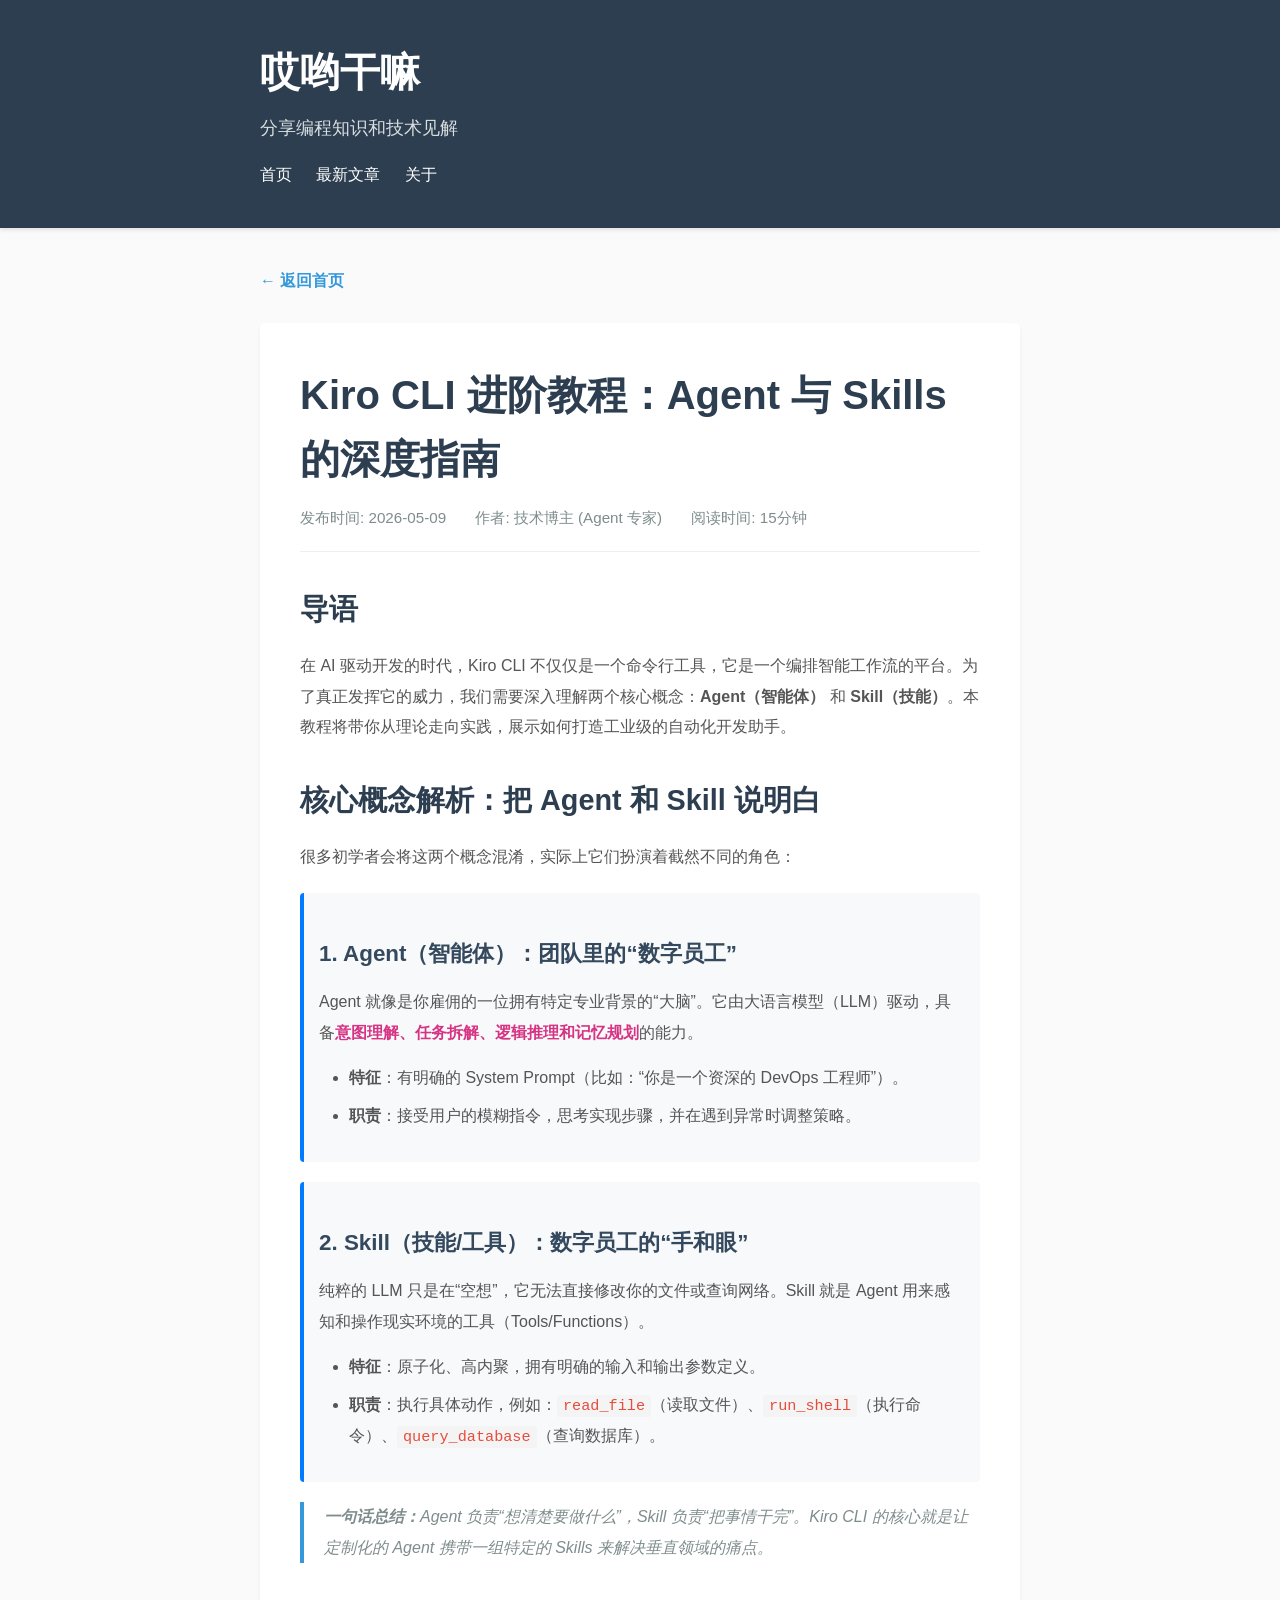
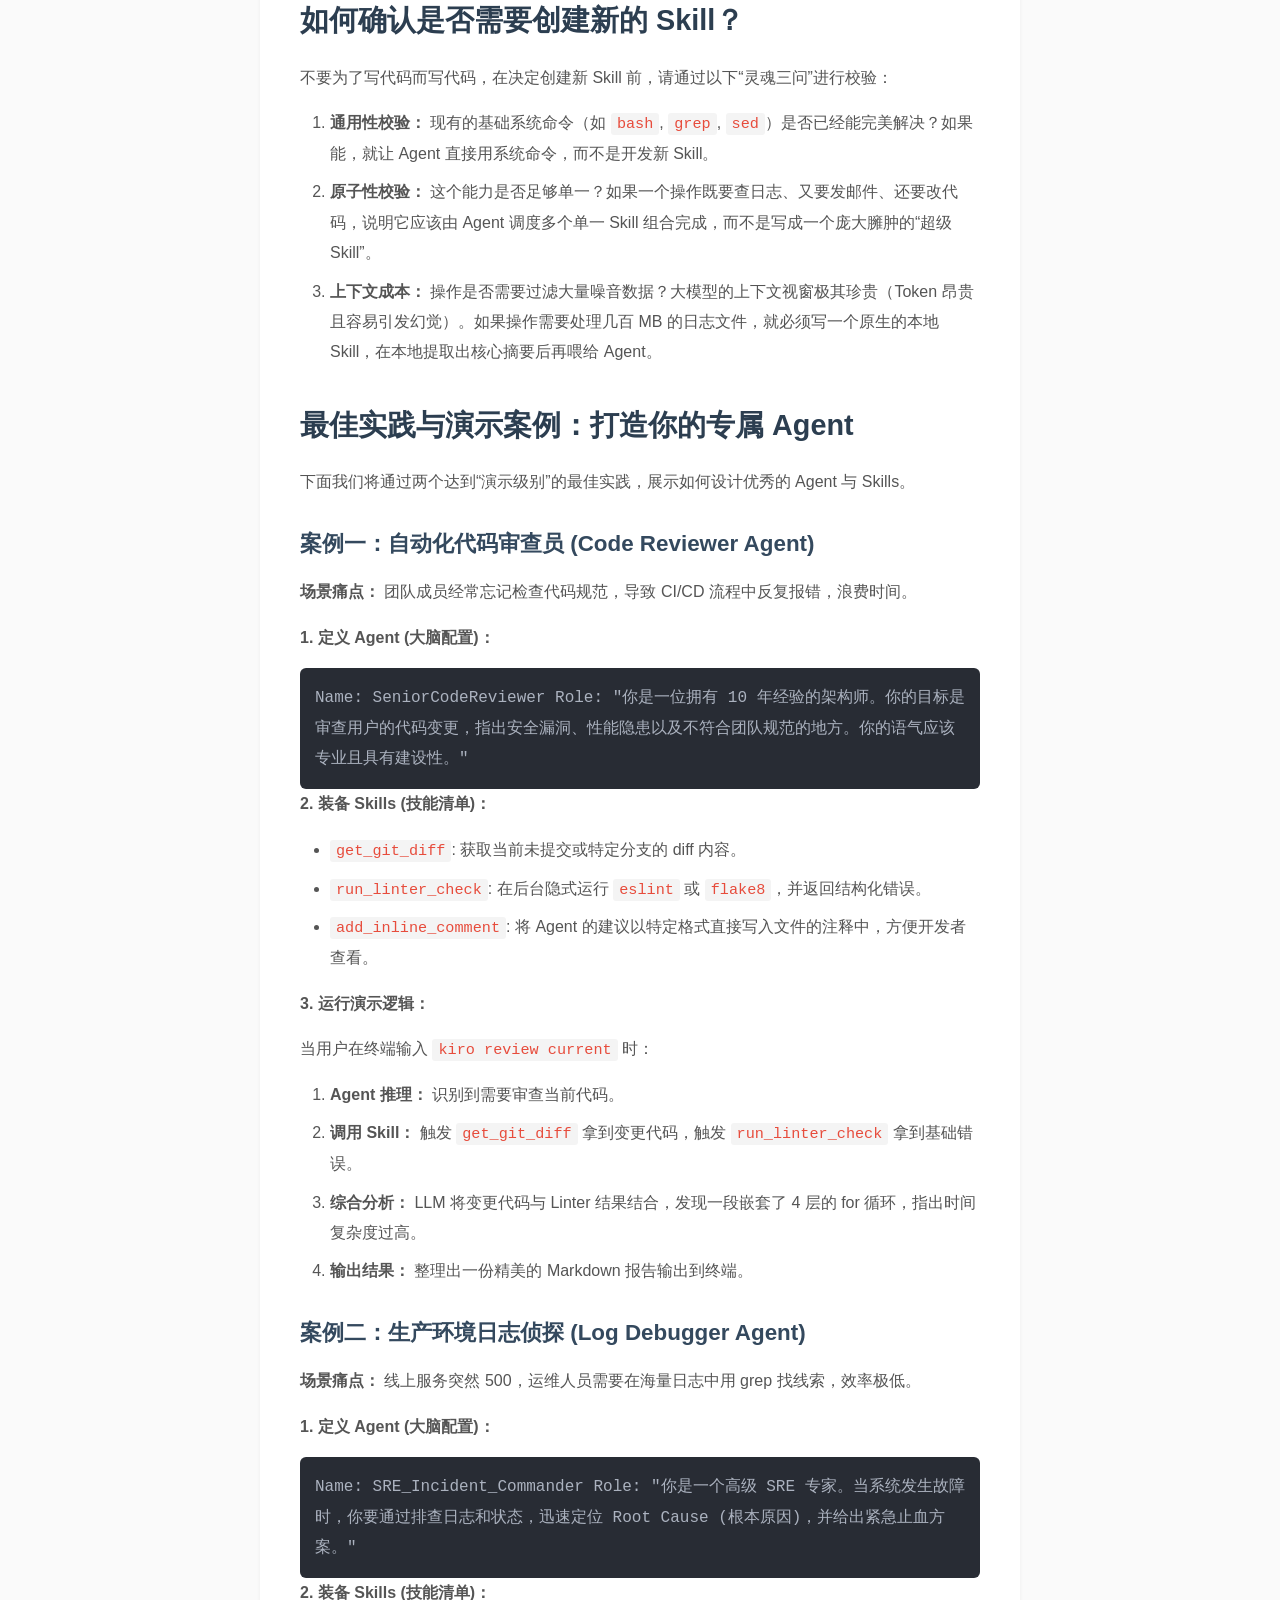
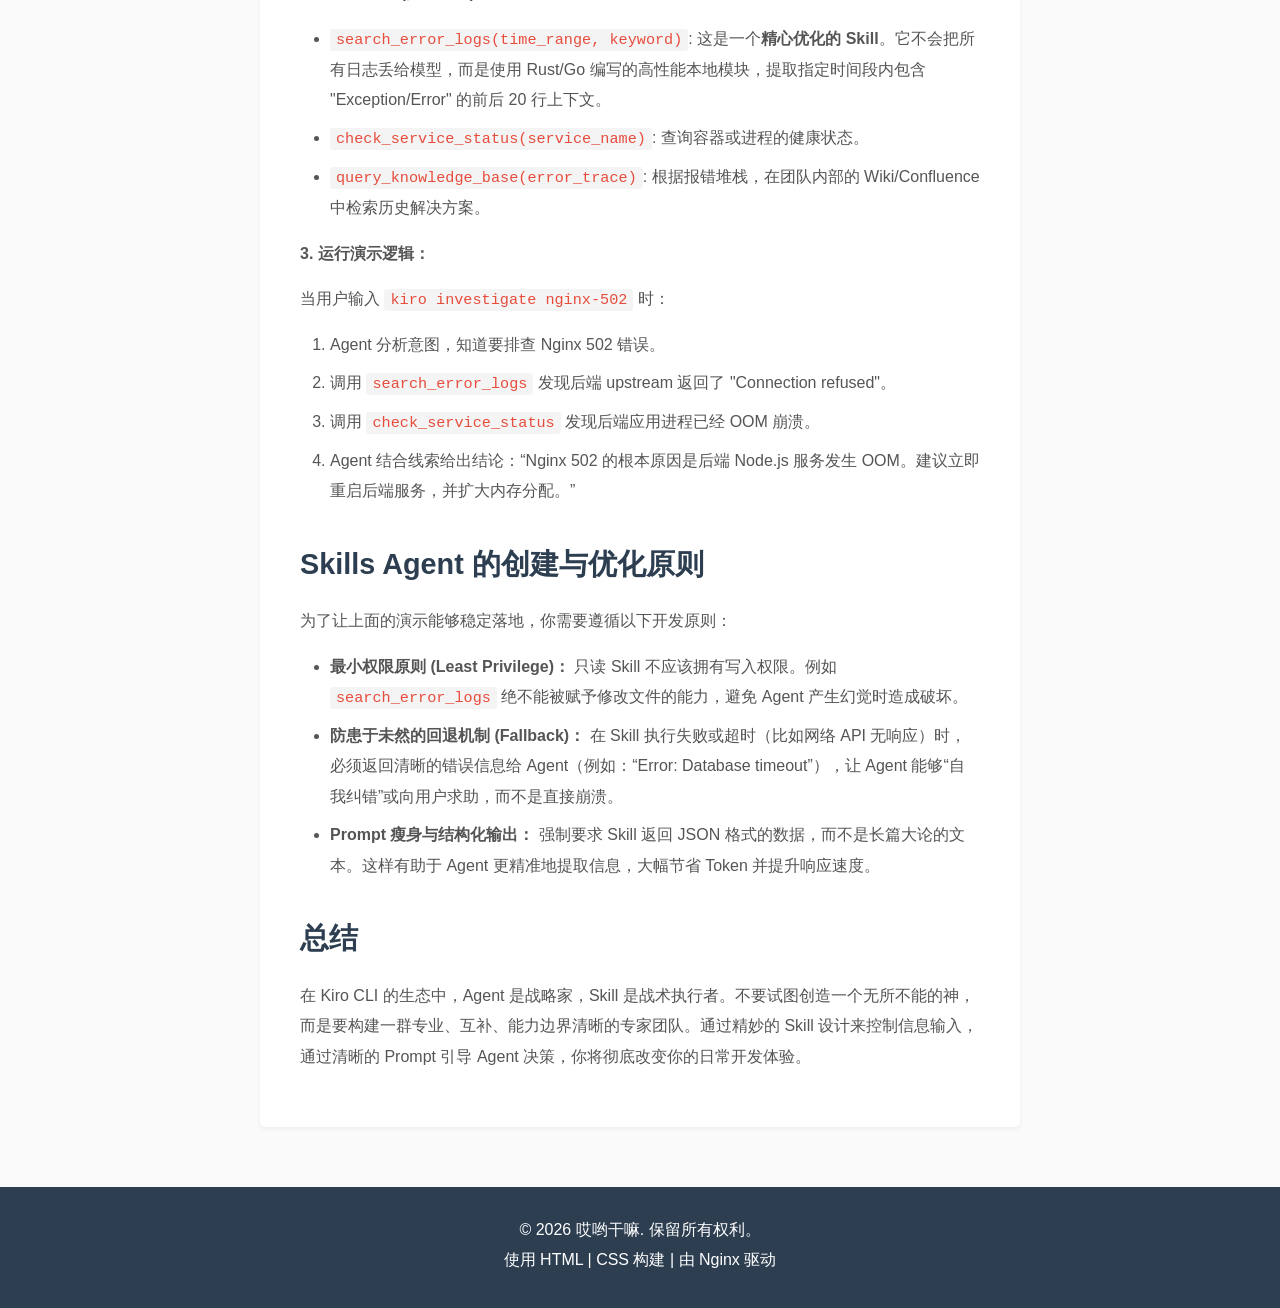
<file: nginx/html/posts/kiro-cli-guide.html>
<!DOCTYPE html>
<html lang="zh-CN">
<head>
    <meta charset="UTF-8">
    <meta name="viewport" content="width=device-width, initial-scale=1.0">
    <title>Kiro CLI 进阶教程：Agent 与 Skills 的深度指南 - 哎哟干嘛</title>
    <link rel="stylesheet" href="../css/style.css">
    <style>
        .demo-box {
            background-color: #f8f9fa;
            border-left: 4px solid #007bff;
            padding: 15px;
            margin: 20px 0;
            border-radius: 4px;
        }
        .code-block {
            background-color: #282c34;
            color: #abb2bf;
            padding: 15px;
            border-radius: 6px;
            overflow-x: auto;
            font-family: monospace;
        }
        .concept-highlight {
            font-weight: bold;
            color: #d63384;
        }
    </style>
</head>
<body>
    <header>
        <div class="container">
            <h1>哎哟干嘛</h1>
            <p class="tagline">分享编程知识和技术见解</p>
            <nav>
                <a href="../index.html">首页</a>
                <a href="../index.html#latest">最新文章</a>
                <a href="../index.html#about">关于</a>
            </nav>
        </div>
    </header>

    <main>
        <div class="container">
            <a href="../index.html" class="back-link">← 返回首页</a>
            
            <article>
                <h1>Kiro CLI 进阶教程：Agent 与 Skills 的深度指南</h1>
                <div class="article-meta">
                    <span>发布时间: 2026-05-09</span>
                    <span>作者: 技术博主 (Agent 专家)</span>
                    <span>阅读时间: 15分钟</span>
                </div>

                <div class="article-content">
                    <h2>导语</h2>
                    <p>
                        在 AI 驱动开发的时代，Kiro CLI 不仅仅是一个命令行工具，它是一个编排智能工作流的平台。为了真正发挥它的威力，我们需要深入理解两个核心概念：<strong>Agent（智能体）</strong> 和 <strong>Skill（技能）</strong>。本教程将带你从理论走向实践，展示如何打造工业级的自动化开发助手。
                    </p>

                    <h2>核心概念解析：把 Agent 和 Skill 说明白</h2>
                    <p>很多初学者会将这两个概念混淆，实际上它们扮演着截然不同的角色：</p>
                    
                    <div class="demo-box">
                        <h3>1. Agent（智能体）：团队里的“数字员工”</h3>
                        <p>
                            Agent 就像是你雇佣的一位拥有特定专业背景的“大脑”。它由大语言模型（LLM）驱动，具备<span class="concept-highlight">意图理解、任务拆解、逻辑推理和记忆规划</span>的能力。
                        </p>
                        <ul>
                            <li><strong>特征</strong>：有明确的 System Prompt（比如：“你是一个资深的 DevOps 工程师”）。</li>
                            <li><strong>职责</strong>：接受用户的模糊指令，思考实现步骤，并在遇到异常时调整策略。</li>
                        </ul>
                    </div>

                    <div class="demo-box">
                        <h3>2. Skill（技能/工具）：数字员工的“手和眼”</h3>
                        <p>
                            纯粹的 LLM 只是在“空想”，它无法直接修改你的文件或查询网络。Skill 就是 Agent 用来感知和操作现实环境的工具（Tools/Functions）。
                        </p>
                        <ul>
                            <li><strong>特征</strong>：原子化、高内聚，拥有明确的输入和输出参数定义。</li>
                            <li><strong>职责</strong>：执行具体动作，例如：<code>read_file</code>（读取文件）、<code>run_shell</code>（执行命令）、<code>query_database</code>（查询数据库）。</li>
                        </ul>
                    </div>
                    
                    <blockquote>
                        <strong>一句话总结：</strong>Agent 负责“想清楚要做什么”，Skill 负责“把事情干完”。Kiro CLI 的核心就是让定制化的 Agent 携带一组特定的 Skills 来解决垂直领域的痛点。
                    </blockquote>

                    <h2>如何确认是否需要创建新的 Skill？</h2>
                    <p>
                        不要为了写代码而写代码，在决定创建新 Skill 前，请通过以下“灵魂三问”进行校验：
                    </p>
                    <ol>
                        <li><strong>通用性校验：</strong> 现有的基础系统命令（如 <code>bash</code>, <code>grep</code>, <code>sed</code>）是否已经能完美解决？如果能，就让 Agent 直接用系统命令，而不是开发新 Skill。</li>
                        <li><strong>原子性校验：</strong> 这个能力是否足够单一？如果一个操作既要查日志、又要发邮件、还要改代码，说明它应该由 Agent 调度多个单一 Skill 组合完成，而不是写成一个庞大臃肿的“超级 Skill”。</li>
                        <li><strong>上下文成本：</strong> 操作是否需要过滤大量噪音数据？大模型的上下文视窗极其珍贵（Token 昂贵且容易引发幻觉）。如果操作需要处理几百 MB 的日志文件，就必须写一个原生的本地 Skill，在本地提取出核心摘要后再喂给 Agent。</li>
                    </ol>

                    <h2>最佳实践与演示案例：打造你的专属 Agent</h2>
                    <p>
                        下面我们将通过两个达到“演示级别”的最佳实践，展示如何设计优秀的 Agent 与 Skills。
                    </p>

                    <h3>案例一：自动化代码审查员 (Code Reviewer Agent)</h3>
                    <p><strong>场景痛点：</strong> 团队成员经常忘记检查代码规范，导致 CI/CD 流程中反复报错，浪费时间。</p>
                    
                    <p><strong>1. 定义 Agent (大脑配置)：</strong></p>
                    <div class="code-block">Name: SeniorCodeReviewer
Role: "你是一位拥有 10 年经验的架构师。你的目标是审查用户的代码变更，指出安全漏洞、性能隐患以及不符合团队规范的地方。你的语气应该专业且具有建设性。"</div>

                    <p><strong>2. 装备 Skills (技能清单)：</strong></p>
                    <ul>
                        <li><code>get_git_diff</code>: 获取当前未提交或特定分支的 diff 内容。</li>
                        <li><code>run_linter_check</code>: 在后台隐式运行 <code>eslint</code> 或 <code>flake8</code>，并返回结构化错误。</li>
                        <li><code>add_inline_comment</code>: 将 Agent 的建议以特定格式直接写入文件的注释中，方便开发者查看。</li>
                    </ul>

                    <p><strong>3. 运行演示逻辑：</strong></p>
                    <p>当用户在终端输入 <code>kiro review current</code> 时：</p>
                    <ol>
                        <li><strong>Agent 推理：</strong> 识别到需要审查当前代码。</li>
                        <li><strong>调用 Skill：</strong> 触发 <code>get_git_diff</code> 拿到变更代码，触发 <code>run_linter_check</code> 拿到基础错误。</li>
                        <li><strong>综合分析：</strong> LLM 将变更代码与 Linter 结果结合，发现一段嵌套了 4 层的 for 循环，指出时间复杂度过高。</li>
                        <li><strong>输出结果：</strong> 整理出一份精美的 Markdown 报告输出到终端。</li>
                    </ol>

                    <h3>案例二：生产环境日志侦探 (Log Debugger Agent)</h3>
                    <p><strong>场景痛点：</strong> 线上服务突然 500，运维人员需要在海量日志中用 grep 找线索，效率极低。</p>

                    <p><strong>1. 定义 Agent (大脑配置)：</strong></p>
                    <div class="code-block">Name: SRE_Incident_Commander
Role: "你是一个高级 SRE 专家。当系统发生故障时，你要通过排查日志和状态，迅速定位 Root Cause (根本原因)，并给出紧急止血方案。"</div>

                    <p><strong>2. 装备 Skills (技能清单)：</strong></p>
                    <ul>
                        <li><code>search_error_logs(time_range, keyword)</code>: 这是一个<strong>精心优化的 Skill</strong>。它不会把所有日志丢给模型，而是使用 Rust/Go 编写的高性能本地模块，提取指定时间段内包含 "Exception/Error" 的前后 20 行上下文。</li>
                        <li><code>check_service_status(service_name)</code>: 查询容器或进程的健康状态。</li>
                        <li><code>query_knowledge_base(error_trace)</code>: 根据报错堆栈，在团队内部的 Wiki/Confluence 中检索历史解决方案。</li>
                    </ul>

                    <p><strong>3. 运行演示逻辑：</strong></p>
                    <p>当用户输入 <code>kiro investigate nginx-502</code> 时：</p>
                    <ol>
                        <li>Agent 分析意图，知道要排查 Nginx 502 错误。</li>
                        <li>调用 <code>search_error_logs</code> 发现后端 upstream 返回了 "Connection refused"。</li>
                        <li>调用 <code>check_service_status</code> 发现后端应用进程已经 OOM 崩溃。</li>
                        <li>Agent 结合线索给出结论：“Nginx 502 的根本原因是后端 Node.js 服务发生 OOM。建议立即重启后端服务，并扩大内存分配。”</li>
                    </ol>

                    <h2>Skills Agent 的创建与优化原则</h2>
                    <p>为了让上面的演示能够稳定落地，你需要遵循以下开发原则：</p>
                    <ul>
                        <li><strong>最小权限原则 (Least Privilege)：</strong> 只读 Skill 不应该拥有写入权限。例如 <code>search_error_logs</code> 绝不能被赋予修改文件的能力，避免 Agent 产生幻觉时造成破坏。</li>
                        <li><strong>防患于未然的回退机制 (Fallback)：</strong> 在 Skill 执行失败或超时（比如网络 API 无响应）时，必须返回清晰的错误信息给 Agent（例如：“Error: Database timeout”），让 Agent 能够“自我纠错”或向用户求助，而不是直接崩溃。</li>
                        <li><strong>Prompt 瘦身与结构化输出：</strong> 强制要求 Skill 返回 JSON 格式的数据，而不是长篇大论的文本。这样有助于 Agent 更精准地提取信息，大幅节省 Token 并提升响应速度。</li>
                    </ul>

                    <h2>总结</h2>
                    <p>
                        在 Kiro CLI 的生态中，Agent 是战略家，Skill 是战术执行者。不要试图创造一个无所不能的神，而是要构建一群专业、互补、能力边界清晰的专家团队。通过精妙的 Skill 设计来控制信息输入，通过清晰的 Prompt 引导 Agent 决策，你将彻底改变你的日常开发体验。
                    </p>
                </div>
            </article>
        </div>
    </main>

    <footer>
        <div class="container">
            <p>&copy; 2026 哎哟干嘛. 保留所有权利。</p>
            <p>使用 HTML | CSS 构建 | 由 Nginx 驱动</p>
        </div>
    </footer>
</body>
</html>
</file>
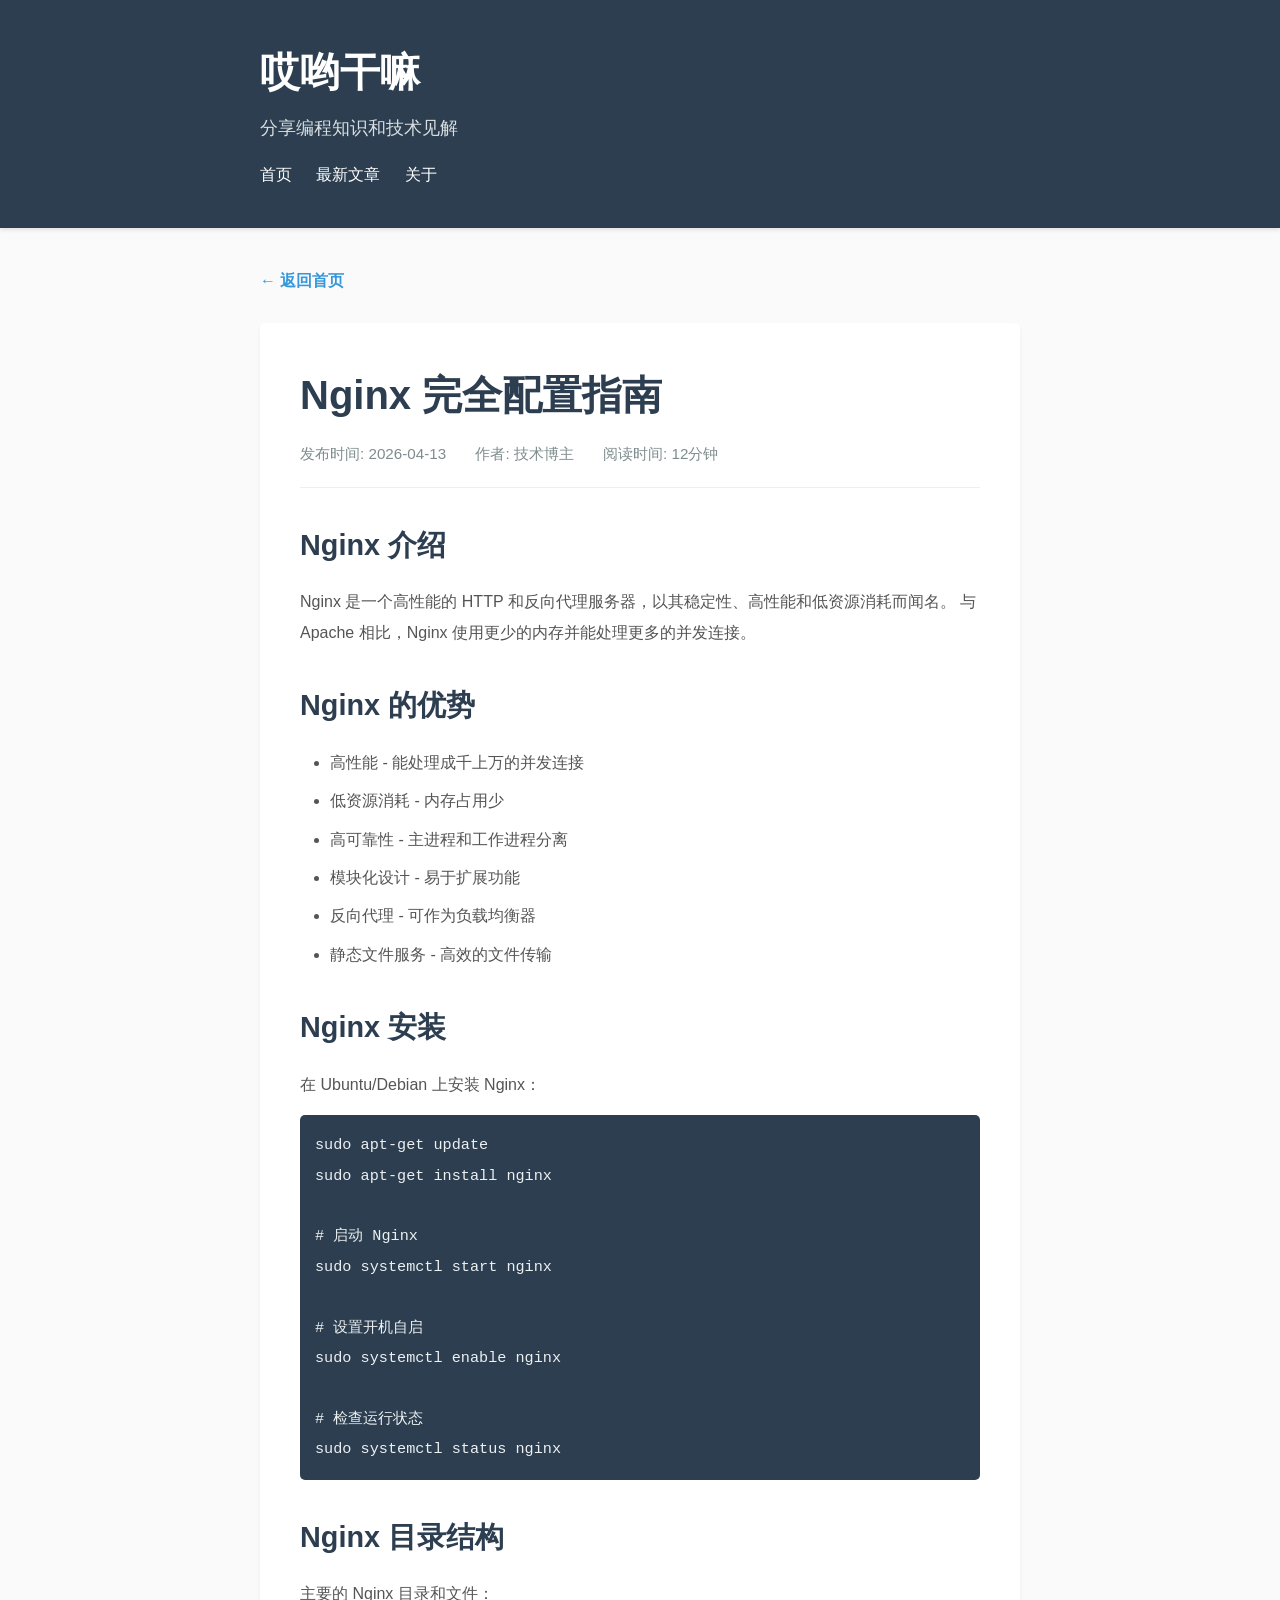
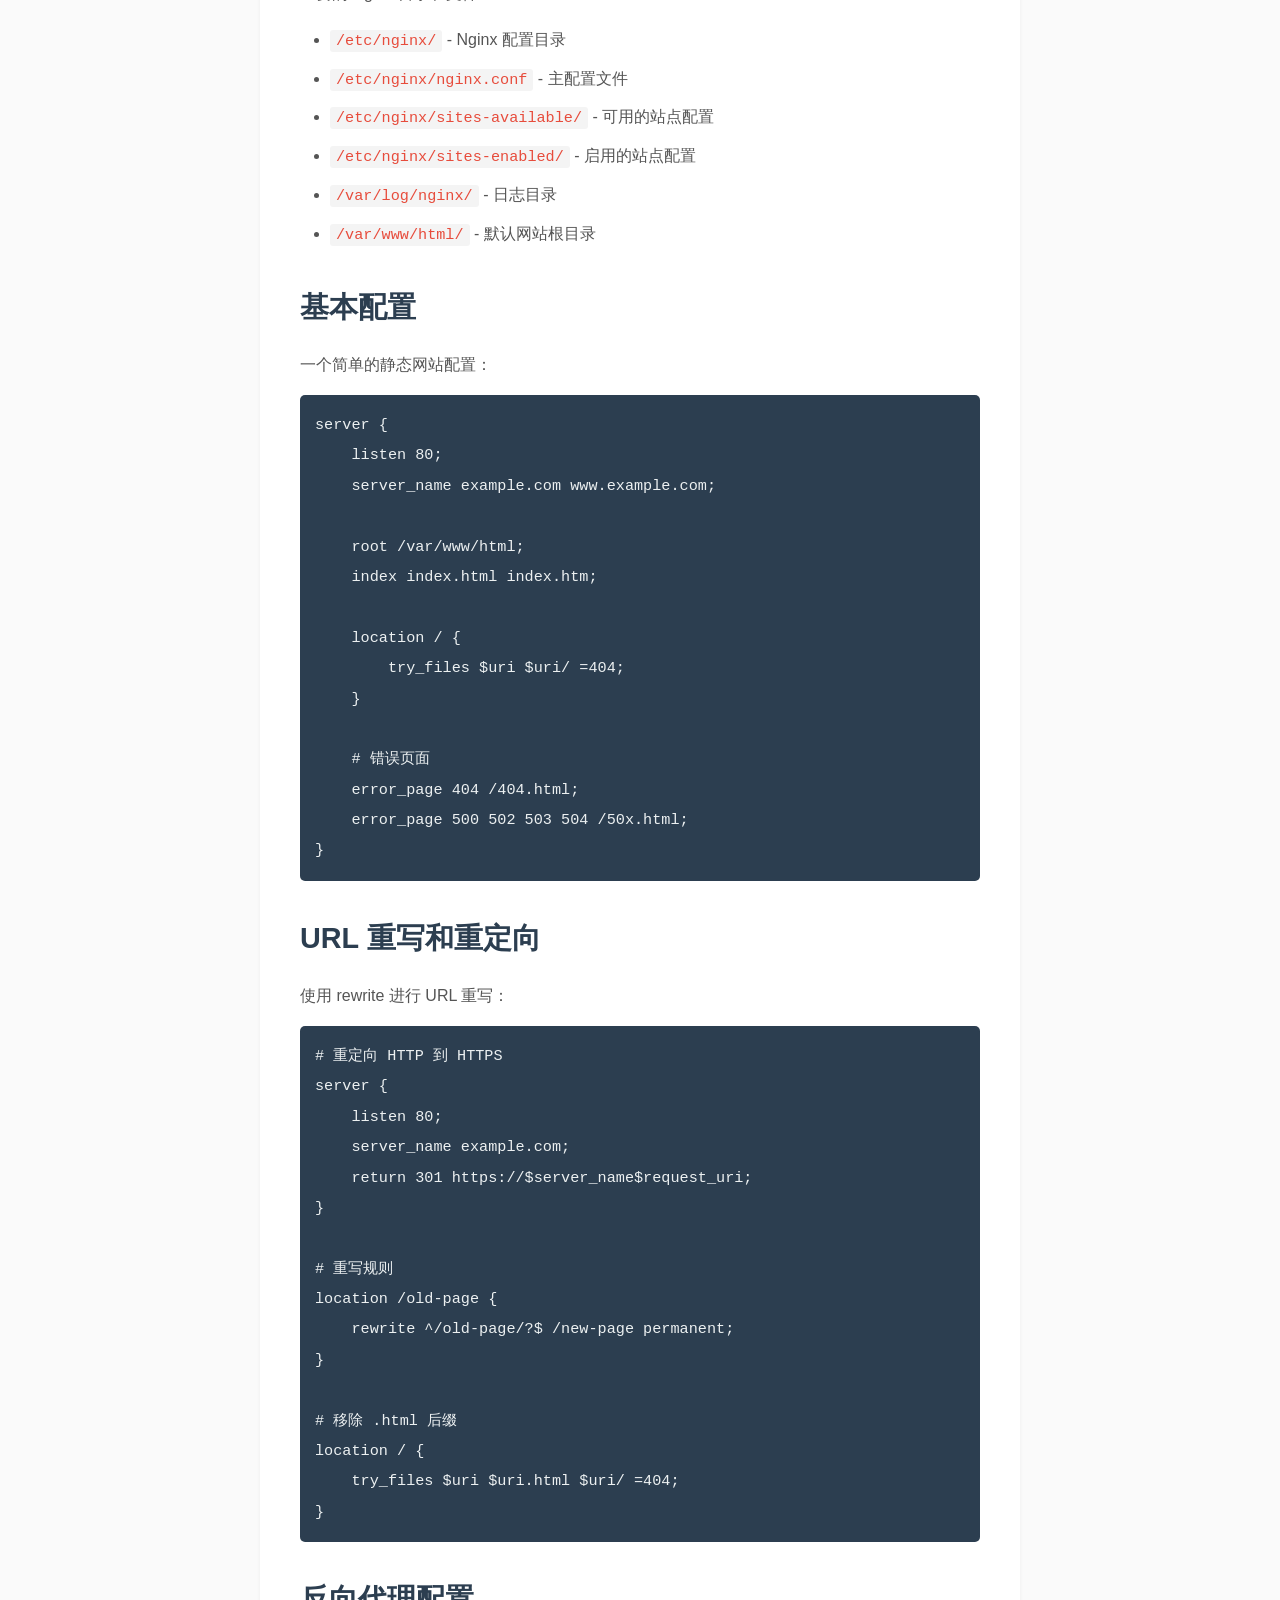
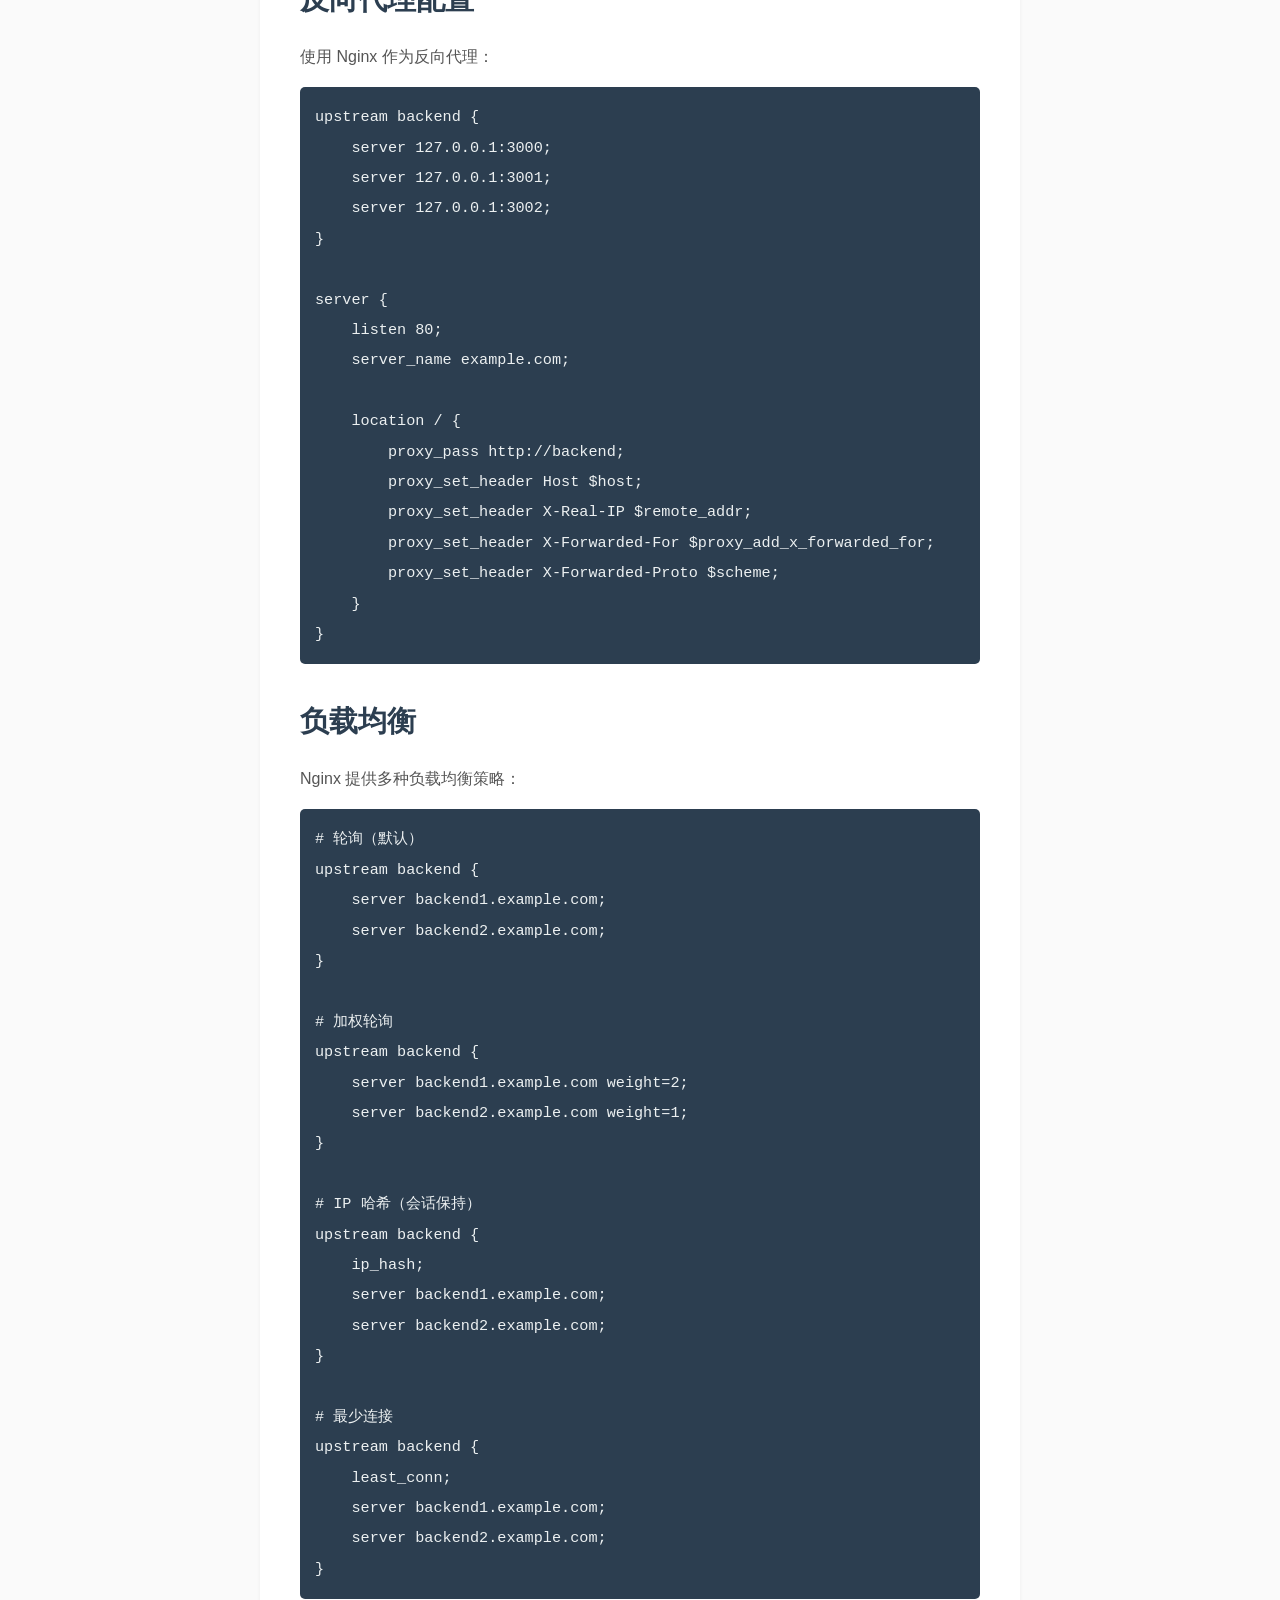
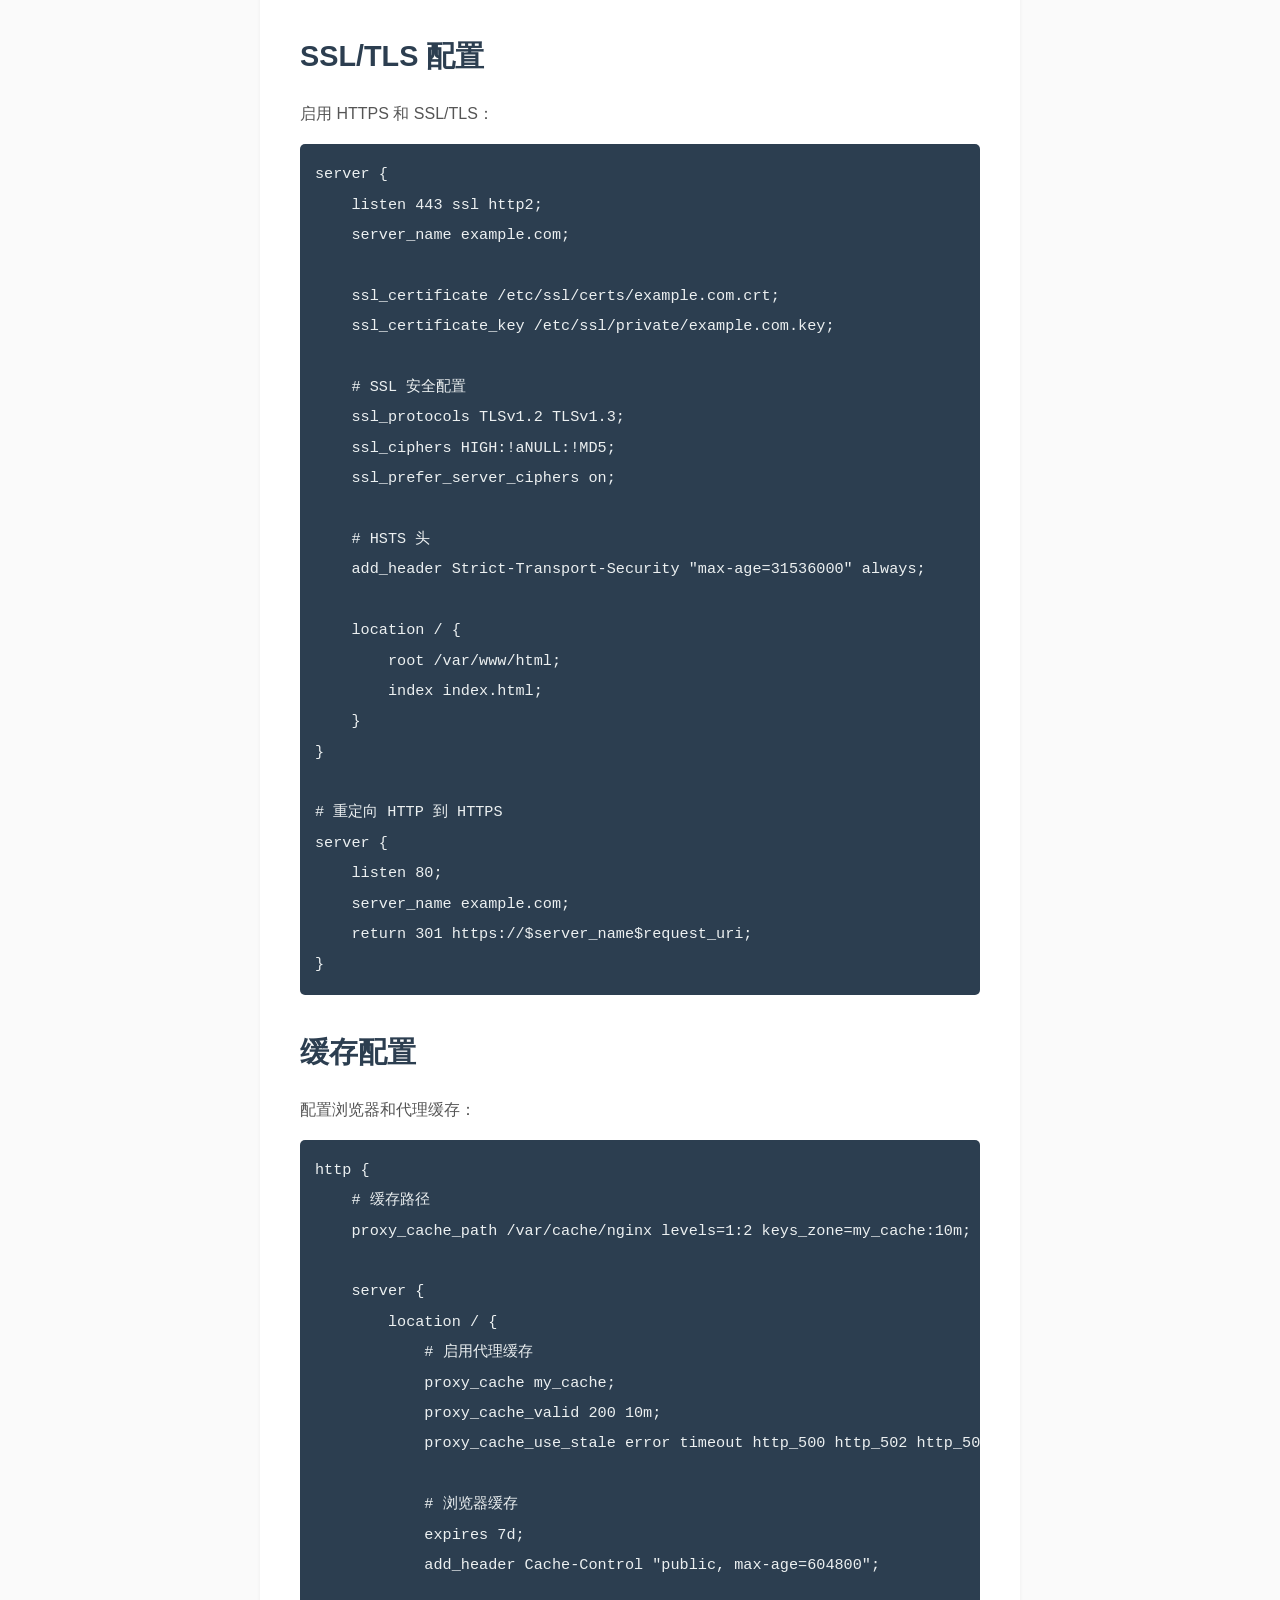
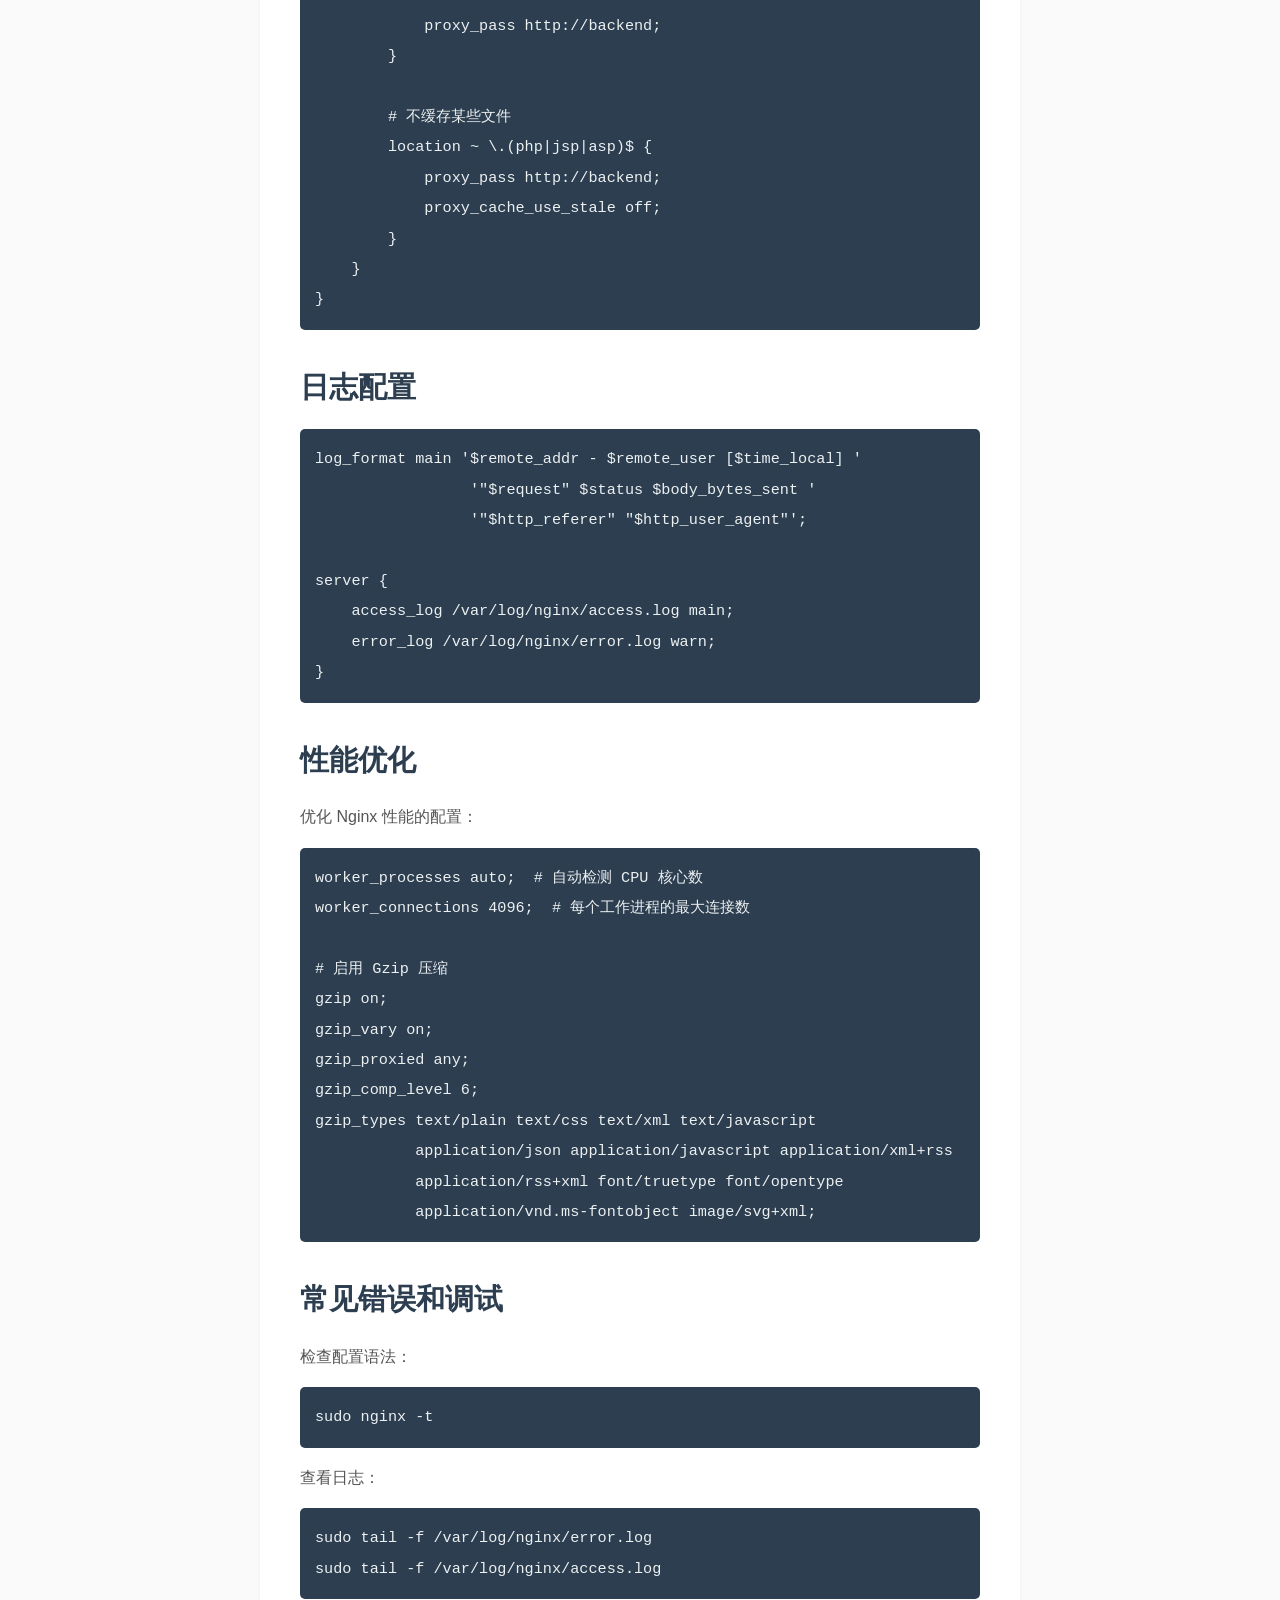
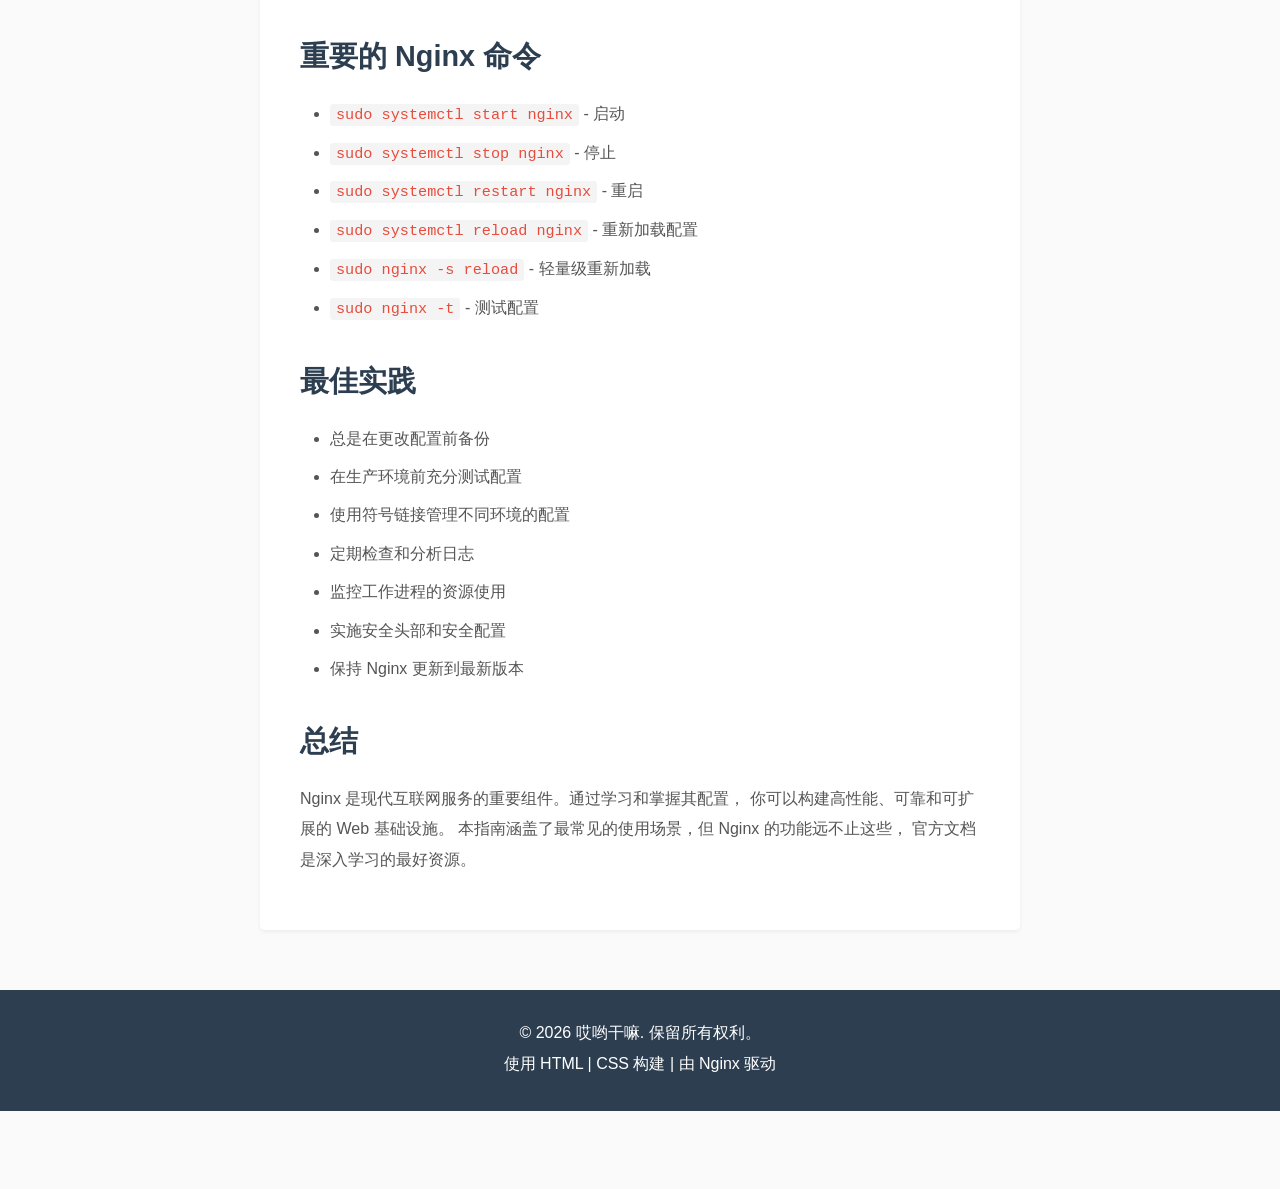
<file: nginx/html/posts/nginx-guide.html>
<!DOCTYPE html>
<html lang="zh-CN">
<head>
    <meta charset="UTF-8">
    <meta name="viewport" content="width=device-width, initial-scale=1.0">
    <title>Nginx 完全配置指南 - 哎哟干嘛</title>
    <link rel="stylesheet" href="../css/style.css">
</head>
<body>
    <header>
        <div class="container">
            <h1>哎哟干嘛</h1>
            <p class="tagline">分享编程知识和技术见解</p>
            <nav>
                <a href="../index.html">首页</a>
                <a href="../index.html#latest">最新文章</a>
                <a href="../index.html#about">关于</a>
            </nav>
        </div>
    </header>

    <main>
        <div class="container">
            <a href="../index.html" class="back-link">← 返回首页</a>
            
            <article>
                <h1>Nginx 完全配置指南</h1>
                <div class="article-meta">
                    <span>发布时间: 2026-04-13</span>
                    <span>作者: 技术博主</span>
                    <span>阅读时间: 12分钟</span>
                </div>

                <div class="article-content">
                    <h2>Nginx 介绍</h2>
                    <p>
                        Nginx 是一个高性能的 HTTP 和反向代理服务器，以其稳定性、高性能和低资源消耗而闻名。
                        与 Apache 相比，Nginx 使用更少的内存并能处理更多的并发连接。
                    </p>

                    <h2>Nginx 的优势</h2>
                    <ul>
                        <li>高性能 - 能处理成千上万的并发连接</li>
                        <li>低资源消耗 - 内存占用少</li>
                        <li>高可靠性 - 主进程和工作进程分离</li>
                        <li>模块化设计 - 易于扩展功能</li>
                        <li>反向代理 - 可作为负载均衡器</li>
                        <li>静态文件服务 - 高效的文件传输</li>
                    </ul>

                    <h2>Nginx 安装</h2>
                    <p>在 Ubuntu/Debian 上安装 Nginx：</p>
                    <pre><code>sudo apt-get update
sudo apt-get install nginx

# 启动 Nginx
sudo systemctl start nginx

# 设置开机自启
sudo systemctl enable nginx

# 检查运行状态
sudo systemctl status nginx</code></pre>

                    <h2>Nginx 目录结构</h2>
                    <p>主要的 Nginx 目录和文件：</p>
                    <ul>
                        <li><code>/etc/nginx/</code> - Nginx 配置目录</li>
                        <li><code>/etc/nginx/nginx.conf</code> - 主配置文件</li>
                        <li><code>/etc/nginx/sites-available/</code> - 可用的站点配置</li>
                        <li><code>/etc/nginx/sites-enabled/</code> - 启用的站点配置</li>
                        <li><code>/var/log/nginx/</code> - 日志目录</li>
                        <li><code>/var/www/html/</code> - 默认网站根目录</li>
                    </ul>

                    <h2>基本配置</h2>
                    <p>一个简单的静态网站配置：</p>
                    <pre><code>server {
    listen 80;
    server_name example.com www.example.com;

    root /var/www/html;
    index index.html index.htm;

    location / {
        try_files $uri $uri/ =404;
    }

    # 错误页面
    error_page 404 /404.html;
    error_page 500 502 503 504 /50x.html;
}</code></pre>

                    <h2>URL 重写和重定向</h2>
                    <p>使用 rewrite 进行 URL 重写：</p>
                    <pre><code># 重定向 HTTP 到 HTTPS
server {
    listen 80;
    server_name example.com;
    return 301 https://$server_name$request_uri;
}

# 重写规则
location /old-page {
    rewrite ^/old-page/?$ /new-page permanent;
}

# 移除 .html 后缀
location / {
    try_files $uri $uri.html $uri/ =404;
}</code></pre>

                    <h2>反向代理配置</h2>
                    <p>使用 Nginx 作为反向代理：</p>
                    <pre><code>upstream backend {
    server 127.0.0.1:3000;
    server 127.0.0.1:3001;
    server 127.0.0.1:3002;
}

server {
    listen 80;
    server_name example.com;

    location / {
        proxy_pass http://backend;
        proxy_set_header Host $host;
        proxy_set_header X-Real-IP $remote_addr;
        proxy_set_header X-Forwarded-For $proxy_add_x_forwarded_for;
        proxy_set_header X-Forwarded-Proto $scheme;
    }
}</code></pre>

                    <h2>负载均衡</h2>
                    <p>Nginx 提供多种负载均衡策略：</p>
                    <pre><code># 轮询（默认）
upstream backend {
    server backend1.example.com;
    server backend2.example.com;
}

# 加权轮询
upstream backend {
    server backend1.example.com weight=2;
    server backend2.example.com weight=1;
}

# IP 哈希（会话保持）
upstream backend {
    ip_hash;
    server backend1.example.com;
    server backend2.example.com;
}

# 最少连接
upstream backend {
    least_conn;
    server backend1.example.com;
    server backend2.example.com;
}</code></pre>

                    <h2>SSL/TLS 配置</h2>
                    <p>启用 HTTPS 和 SSL/TLS：</p>
                    <pre><code>server {
    listen 443 ssl http2;
    server_name example.com;

    ssl_certificate /etc/ssl/certs/example.com.crt;
    ssl_certificate_key /etc/ssl/private/example.com.key;

    # SSL 安全配置
    ssl_protocols TLSv1.2 TLSv1.3;
    ssl_ciphers HIGH:!aNULL:!MD5;
    ssl_prefer_server_ciphers on;

    # HSTS 头
    add_header Strict-Transport-Security "max-age=31536000" always;

    location / {
        root /var/www/html;
        index index.html;
    }
}

# 重定向 HTTP 到 HTTPS
server {
    listen 80;
    server_name example.com;
    return 301 https://$server_name$request_uri;
}</code></pre>

                    <h2>缓存配置</h2>
                    <p>配置浏览器和代理缓存：</p>
                    <pre><code>http {
    # 缓存路径
    proxy_cache_path /var/cache/nginx levels=1:2 keys_zone=my_cache:10m;

    server {
        location / {
            # 启用代理缓存
            proxy_cache my_cache;
            proxy_cache_valid 200 10m;
            proxy_cache_use_stale error timeout http_500 http_502 http_503 http_504;

            # 浏览器缓存
            expires 7d;
            add_header Cache-Control "public, max-age=604800";

            proxy_pass http://backend;
        }

        # 不缓存某些文件
        location ~ \.(php|jsp|asp)$ {
            proxy_pass http://backend;
            proxy_cache_use_stale off;
        }
    }
}</code></pre>

                    <h2>日志配置</h2>
                    <pre><code>log_format main '$remote_addr - $remote_user [$time_local] '
                 '"$request" $status $body_bytes_sent '
                 '"$http_referer" "$http_user_agent"';

server {
    access_log /var/log/nginx/access.log main;
    error_log /var/log/nginx/error.log warn;
}</code></pre>

                    <h2>性能优化</h2>
                    <p>优化 Nginx 性能的配置：</p>
                    <pre><code>worker_processes auto;  # 自动检测 CPU 核心数
worker_connections 4096;  # 每个工作进程的最大连接数

# 启用 Gzip 压缩
gzip on;
gzip_vary on;
gzip_proxied any;
gzip_comp_level 6;
gzip_types text/plain text/css text/xml text/javascript 
           application/json application/javascript application/xml+rss 
           application/rss+xml font/truetype font/opentype 
           application/vnd.ms-fontobject image/svg+xml;</code></pre>

                    <h2>常见错误和调试</h2>
                    <p>检查配置语法：</p>
                    <pre><code>sudo nginx -t</code></pre>
                    <p>查看日志：</p>
                    <pre><code>sudo tail -f /var/log/nginx/error.log
sudo tail -f /var/log/nginx/access.log</code></pre>

                    <h2>重要的 Nginx 命令</h2>
                    <ul>
                        <li><code>sudo systemctl start nginx</code> - 启动</li>
                        <li><code>sudo systemctl stop nginx</code> - 停止</li>
                        <li><code>sudo systemctl restart nginx</code> - 重启</li>
                        <li><code>sudo systemctl reload nginx</code> - 重新加载配置</li>
                        <li><code>sudo nginx -s reload</code> - 轻量级重新加载</li>
                        <li><code>sudo nginx -t</code> - 测试配置</li>
                    </ul>

                    <h2>最佳实践</h2>
                    <ul>
                        <li>总是在更改配置前备份</li>
                        <li>在生产环境前充分测试配置</li>
                        <li>使用符号链接管理不同环境的配置</li>
                        <li>定期检查和分析日志</li>
                        <li>监控工作进程的资源使用</li>
                        <li>实施安全头部和安全配置</li>
                        <li>保持 Nginx 更新到最新版本</li>
                    </ul>

                    <h2>总结</h2>
                    <p>
                        Nginx 是现代互联网服务的重要组件。通过学习和掌握其配置，
                        你可以构建高性能、可靠和可扩展的 Web 基础设施。
                        本指南涵盖了最常见的使用场景，但 Nginx 的功能远不止这些，
                        官方文档是深入学习的最好资源。
                    </p>
                </div>
            </article>
        </div>
    </main>

    <footer>
        <div class="container">
            <p>&copy; 2026 哎哟干嘛. 保留所有权利。</p>
            <p>使用 HTML | CSS 构建 | 由 Nginx 驱动</p>
        </div>
    </footer>
</body>
</html>
</file>
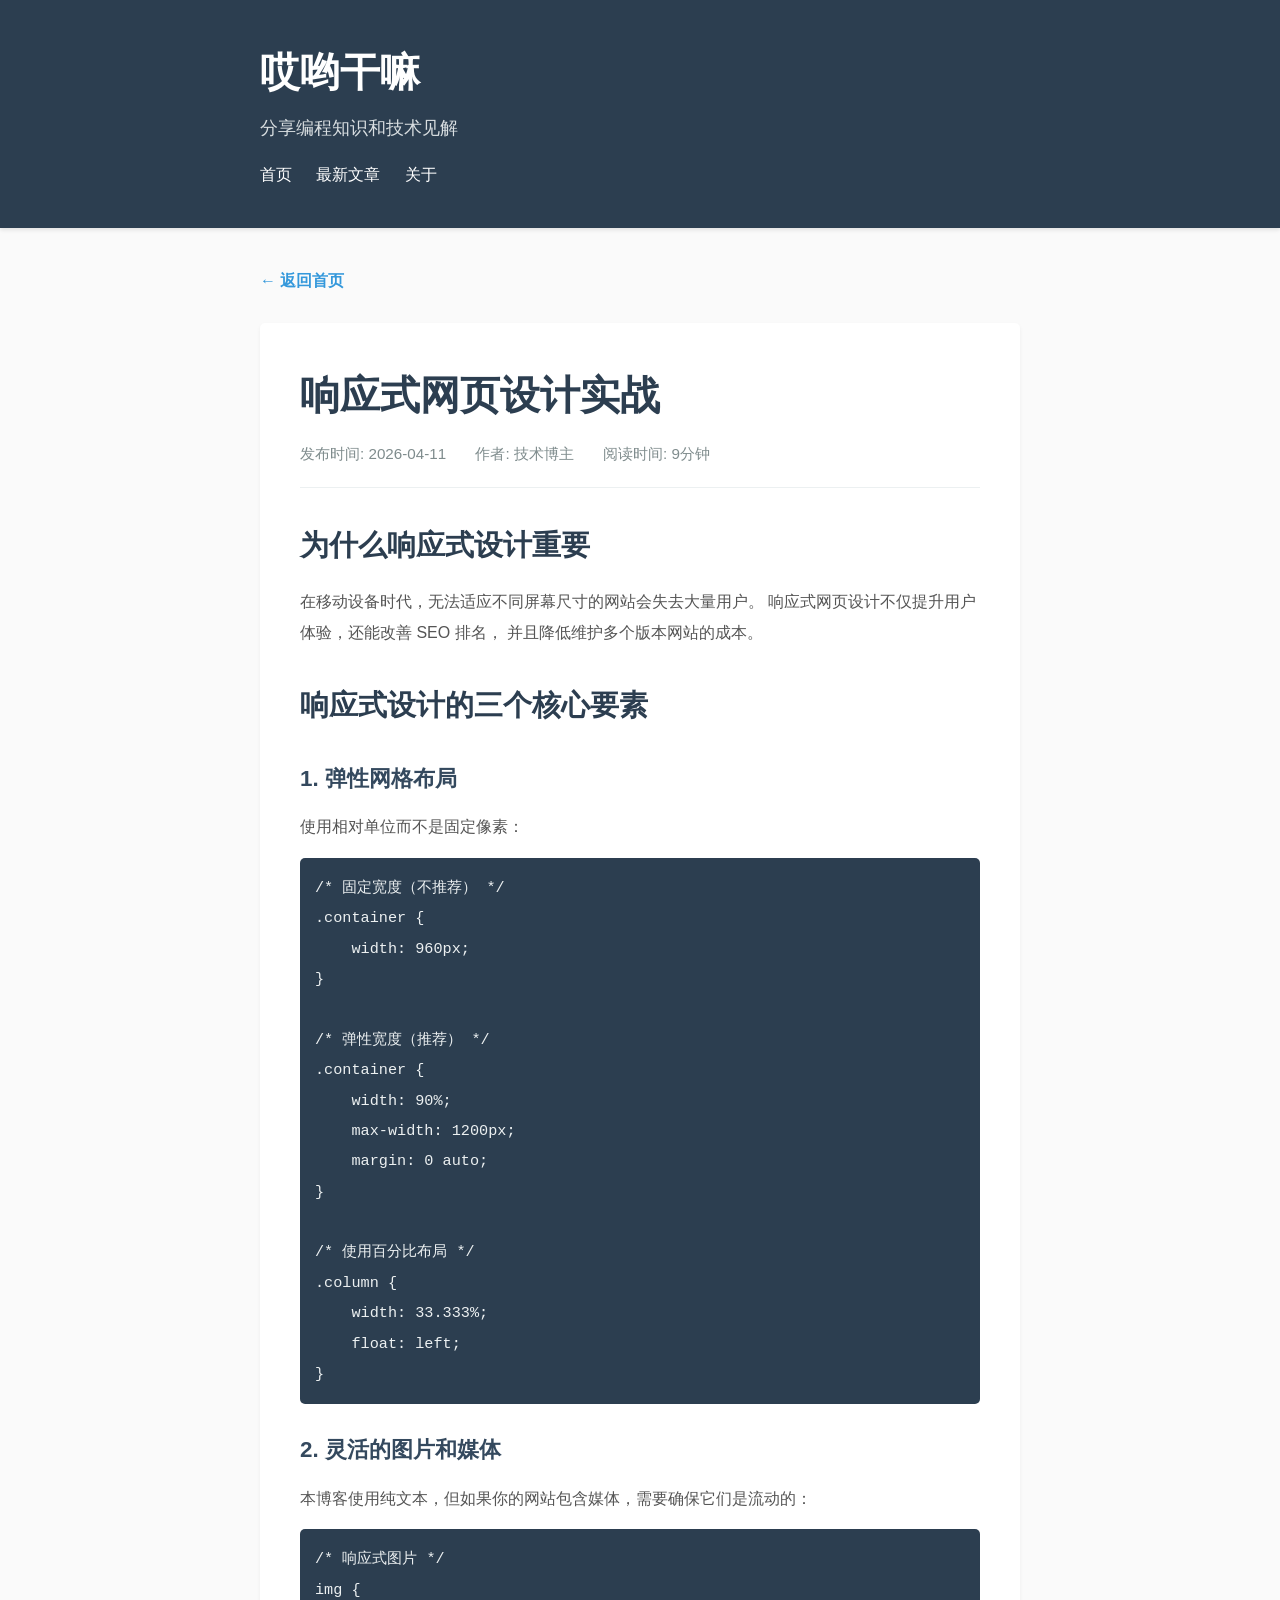
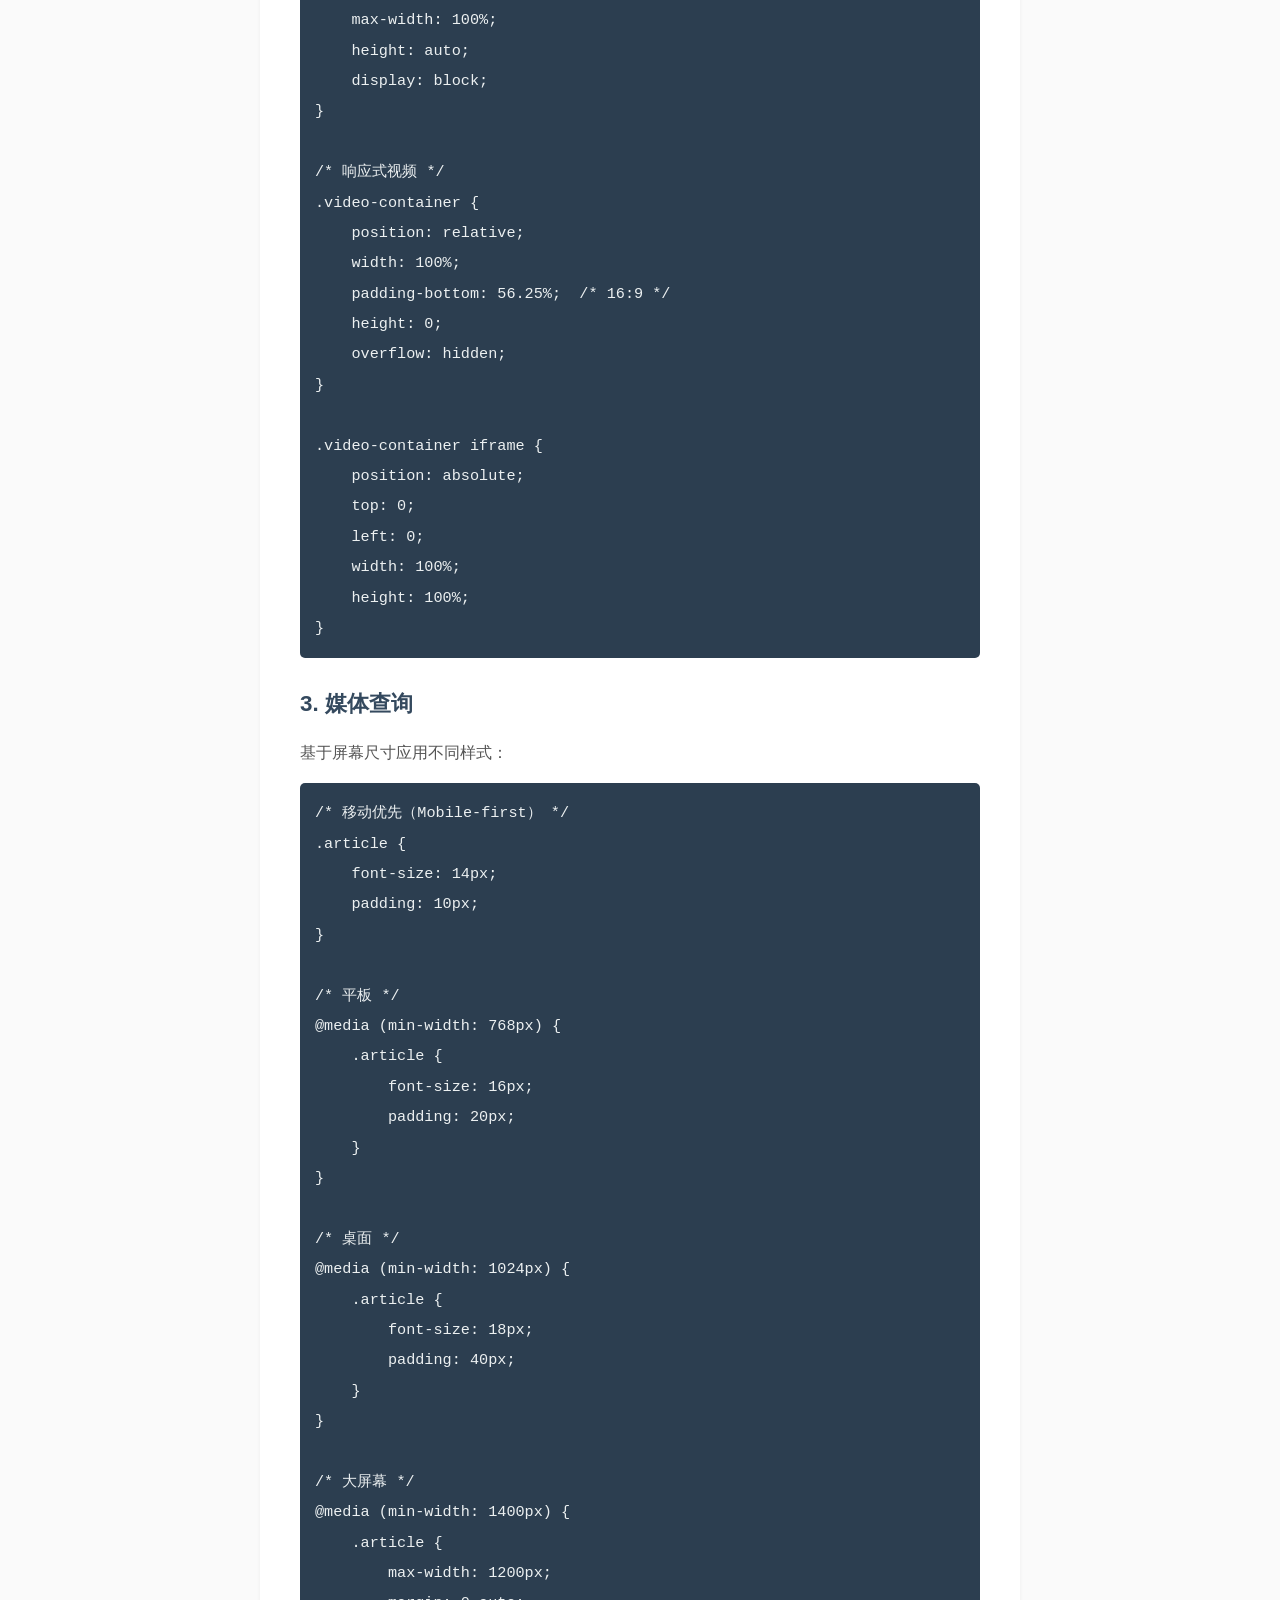
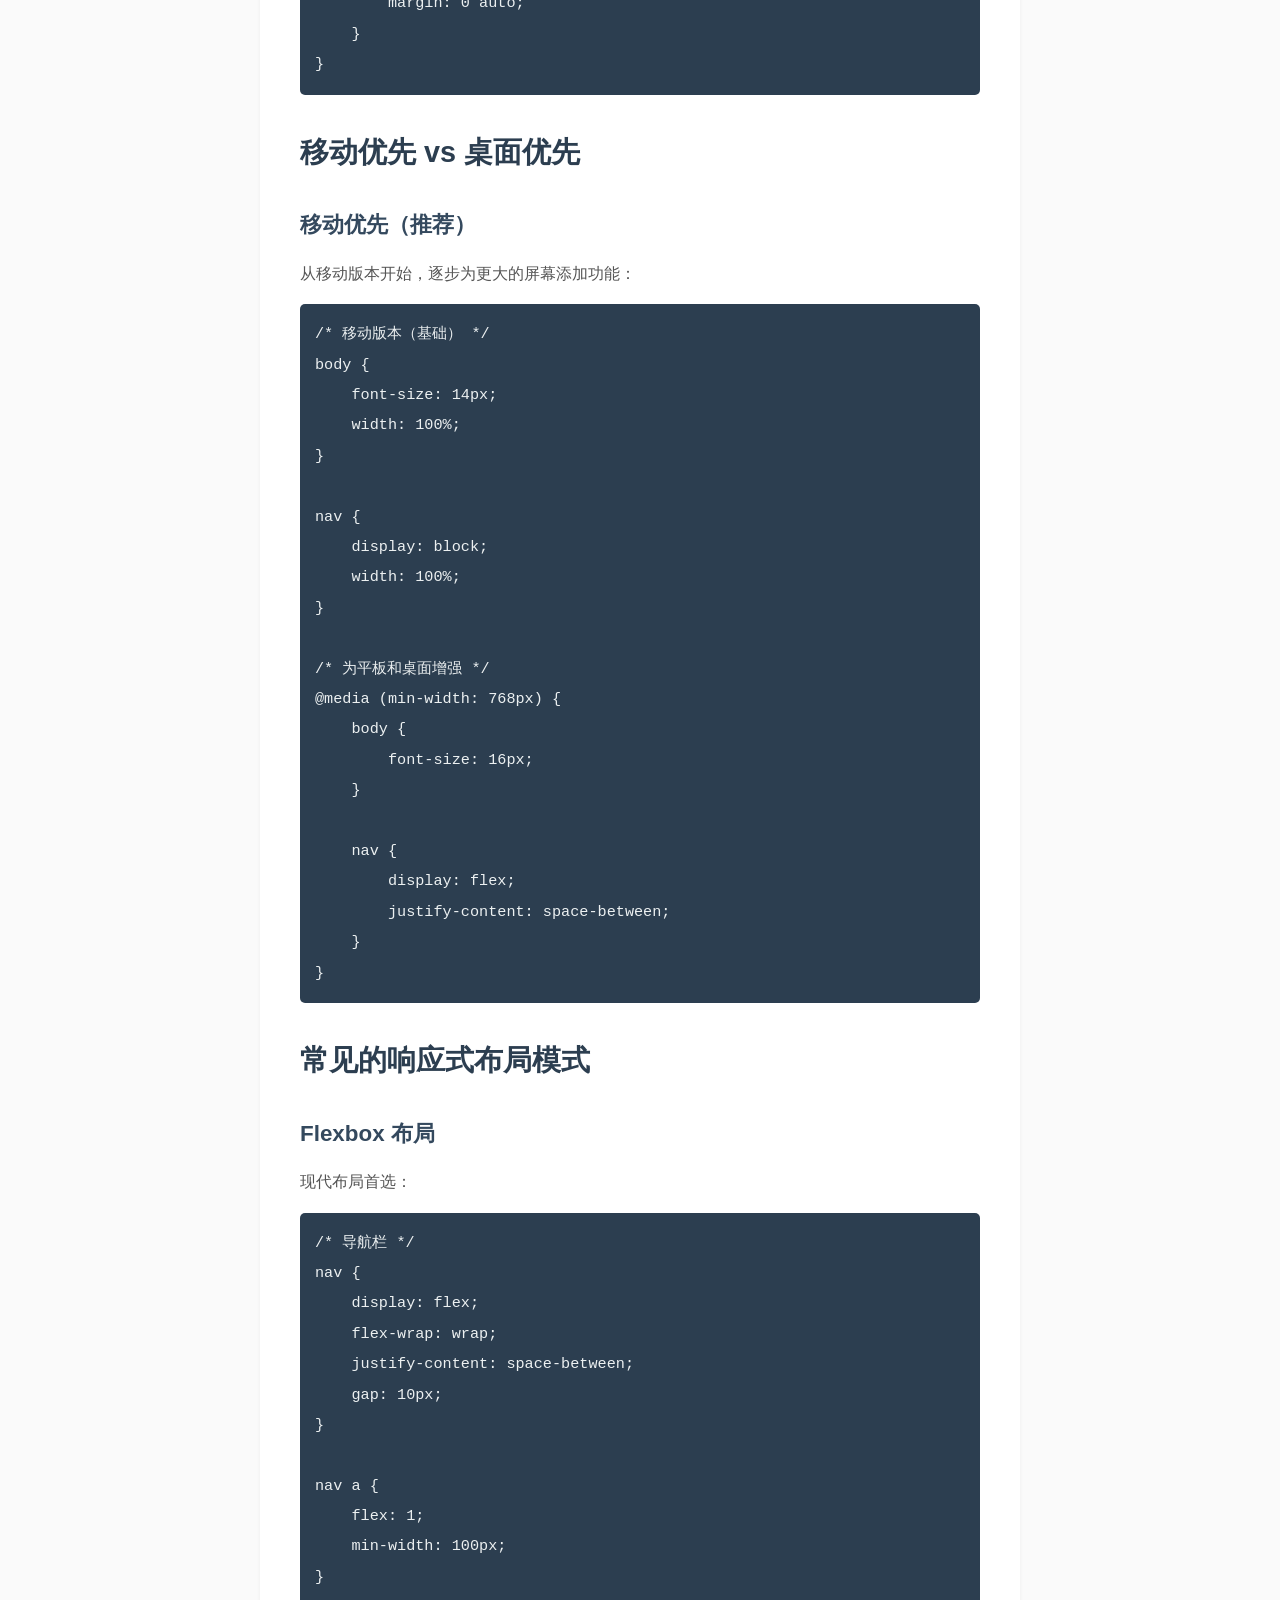
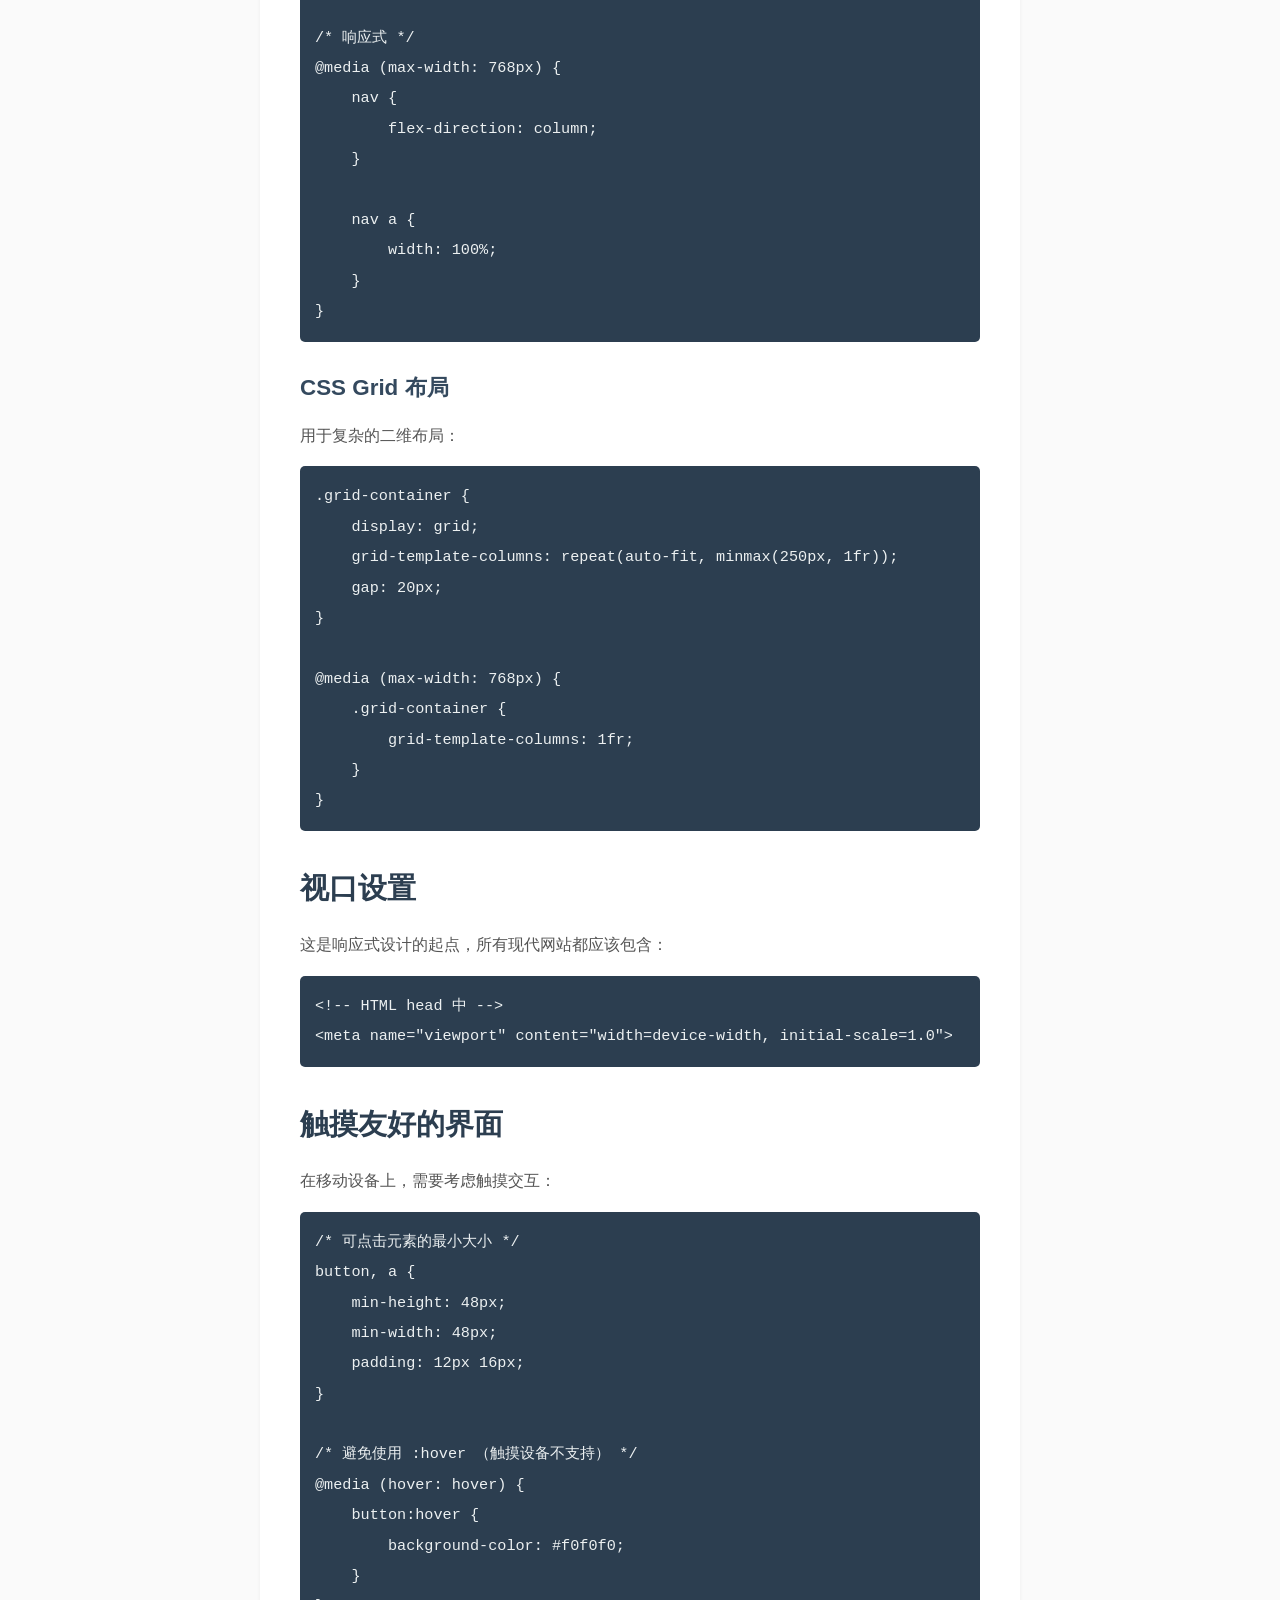
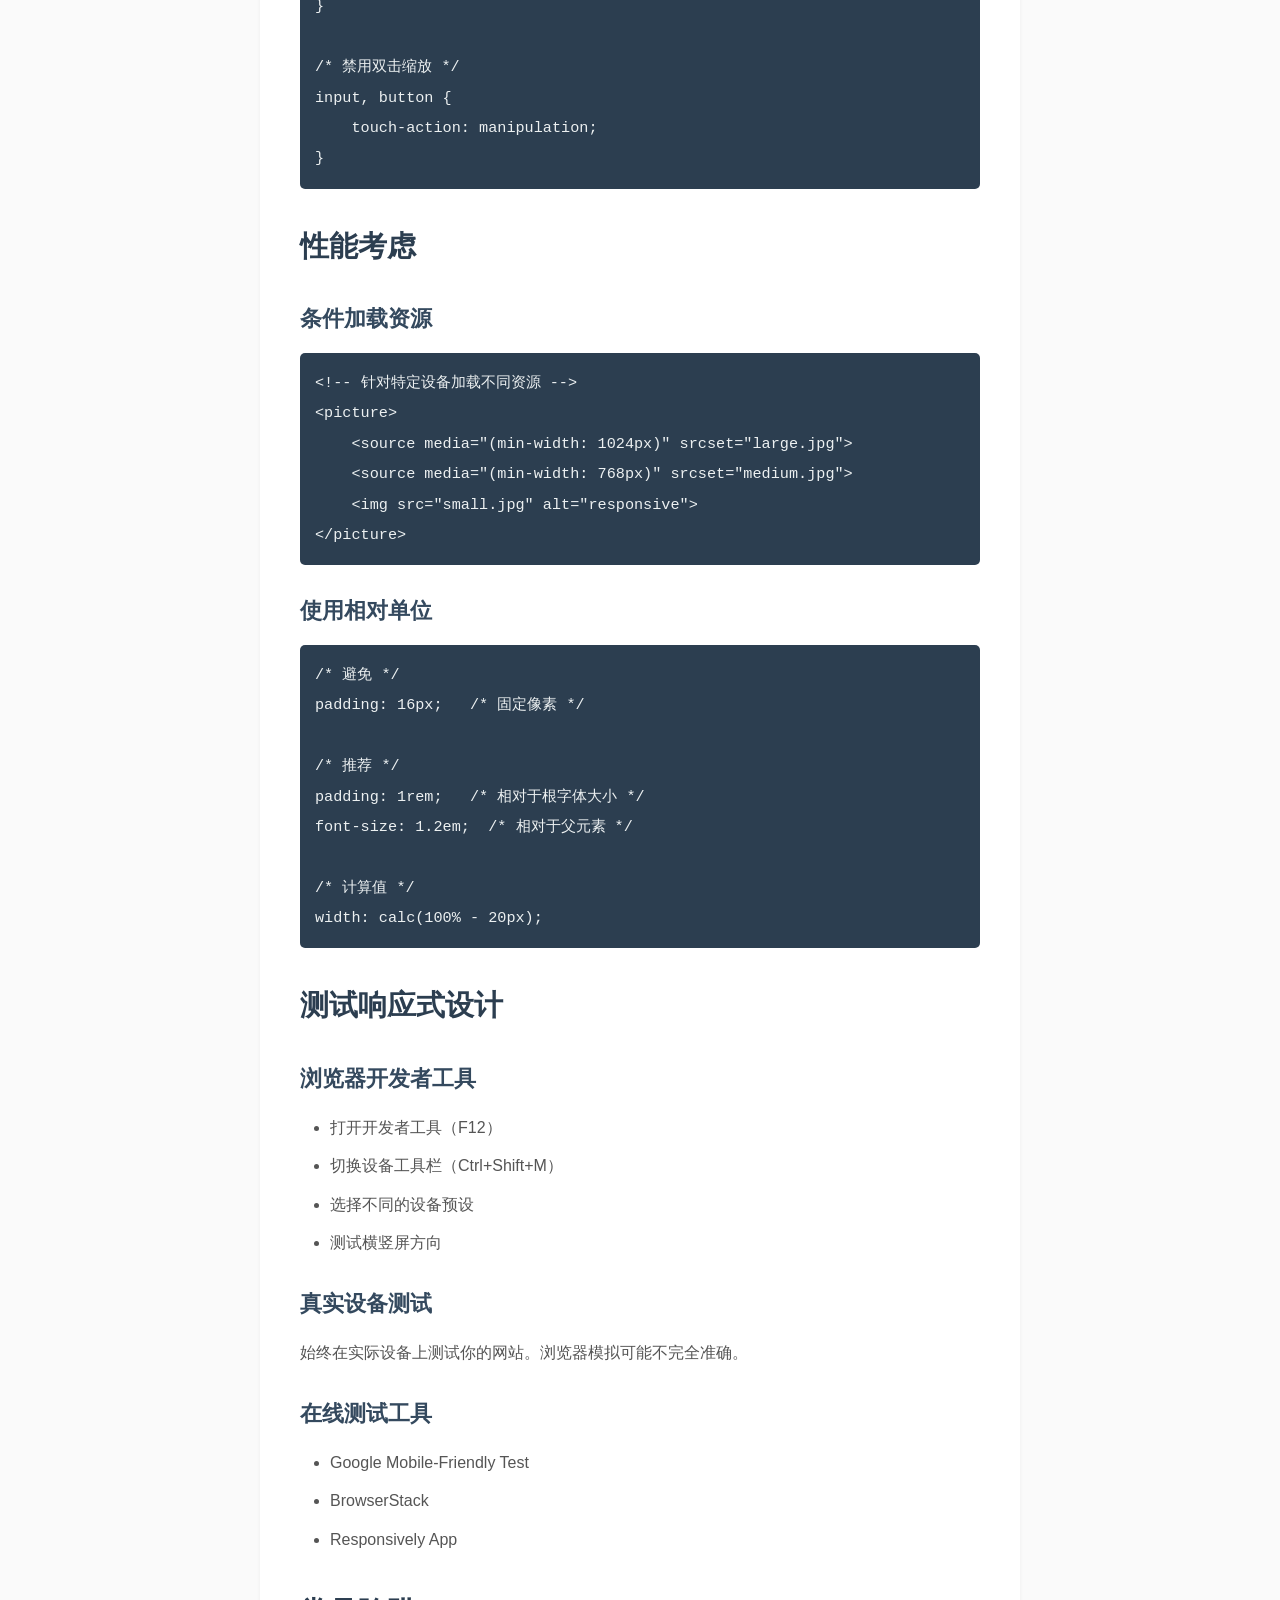
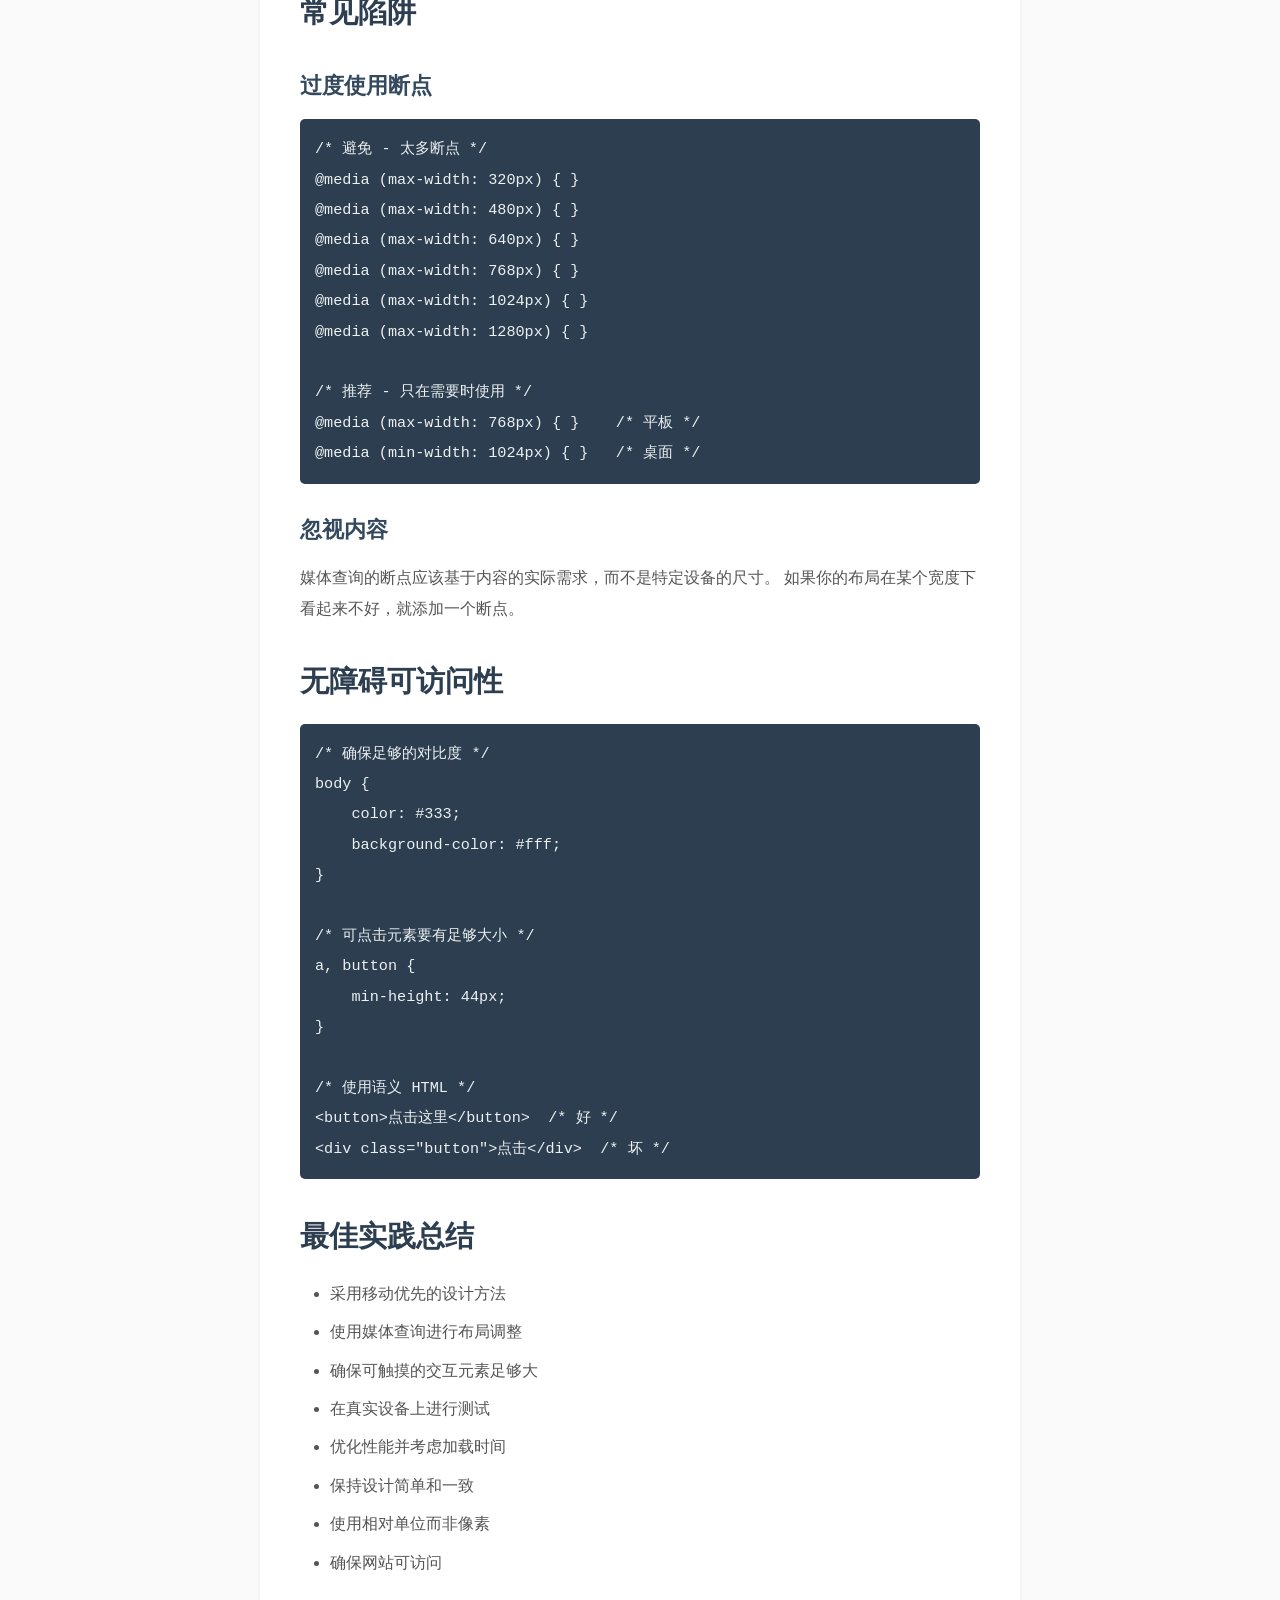
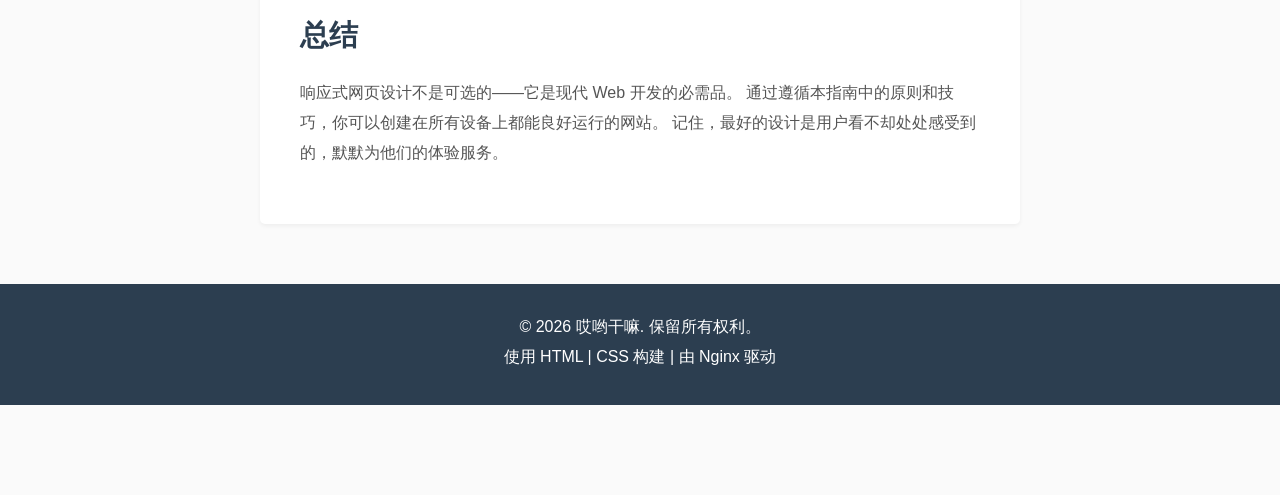
<file: nginx/html/posts/responsive-design.html>
<!DOCTYPE html>
<html lang="zh-CN">
<head>
    <meta charset="UTF-8">
    <meta name="viewport" content="width=device-width, initial-scale=1.0">
    <title>响应式网页设计实战 - 哎哟干嘛</title>
    <link rel="stylesheet" href="../css/style.css">
</head>
<body>
    <header>
        <div class="container">
            <h1>哎哟干嘛</h1>
            <p class="tagline">分享编程知识和技术见解</p>
            <nav>
                <a href="../index.html">首页</a>
                <a href="../index.html#latest">最新文章</a>
                <a href="../index.html#about">关于</a>
            </nav>
        </div>
    </header>

    <main>
        <div class="container">
            <a href="../index.html" class="back-link">← 返回首页</a>
            
            <article>
                <h1>响应式网页设计实战</h1>
                <div class="article-meta">
                    <span>发布时间: 2026-04-11</span>
                    <span>作者: 技术博主</span>
                    <span>阅读时间: 9分钟</span>
                </div>

                <div class="article-content">
                    <h2>为什么响应式设计重要</h2>
                    <p>
                        在移动设备时代，无法适应不同屏幕尺寸的网站会失去大量用户。
                        响应式网页设计不仅提升用户体验，还能改善 SEO 排名，
                        并且降低维护多个版本网站的成本。
                    </p>

                    <h2>响应式设计的三个核心要素</h2>

                    <h3>1. 弹性网格布局</h3>
                    <p>使用相对单位而不是固定像素：</p>
                    <pre><code>/* 固定宽度（不推荐） */
.container {
    width: 960px;
}

/* 弹性宽度（推荐） */
.container {
    width: 90%;
    max-width: 1200px;
    margin: 0 auto;
}

/* 使用百分比布局 */
.column {
    width: 33.333%;
    float: left;
}</code></pre>

                    <h3>2. 灵活的图片和媒体</h3>
                    <p>
                        本博客使用纯文本，但如果你的网站包含媒体，需要确保它们是流动的：
                    </p>
                    <pre><code>/* 响应式图片 */
img {
    max-width: 100%;
    height: auto;
    display: block;
}

/* 响应式视频 */
.video-container {
    position: relative;
    width: 100%;
    padding-bottom: 56.25%;  /* 16:9 */
    height: 0;
    overflow: hidden;
}

.video-container iframe {
    position: absolute;
    top: 0;
    left: 0;
    width: 100%;
    height: 100%;
}</code></pre>

                    <h3>3. 媒体查询</h3>
                    <p>基于屏幕尺寸应用不同样式：</p>
                    <pre><code>/* 移动优先（Mobile-first） */
.article {
    font-size: 14px;
    padding: 10px;
}

/* 平板 */
@media (min-width: 768px) {
    .article {
        font-size: 16px;
        padding: 20px;
    }
}

/* 桌面 */
@media (min-width: 1024px) {
    .article {
        font-size: 18px;
        padding: 40px;
    }
}

/* 大屏幕 */
@media (min-width: 1400px) {
    .article {
        max-width: 1200px;
        margin: 0 auto;
    }
}</code></pre>

                    <h2>移动优先 vs 桌面优先</h2>

                    <h3>移动优先（推荐）</h3>
                    <p>从移动版本开始，逐步为更大的屏幕添加功能：</p>
                    <pre><code>/* 移动版本（基础） */
body {
    font-size: 14px;
    width: 100%;
}

nav {
    display: block;
    width: 100%;
}

/* 为平板和桌面增强 */
@media (min-width: 768px) {
    body {
        font-size: 16px;
    }

    nav {
        display: flex;
        justify-content: space-between;
    }
}</code></pre>

                    <h2>常见的响应式布局模式</h2>

                    <h3>Flexbox 布局</h3>
                    <p>现代布局首选：</p>
                    <pre><code>/* 导航栏 */
nav {
    display: flex;
    flex-wrap: wrap;
    justify-content: space-between;
    gap: 10px;
}

nav a {
    flex: 1;
    min-width: 100px;
}

/* 响应式 */
@media (max-width: 768px) {
    nav {
        flex-direction: column;
    }

    nav a {
        width: 100%;
    }
}</code></pre>

                    <h3>CSS Grid 布局</h3>
                    <p>用于复杂的二维布局：</p>
                    <pre><code>.grid-container {
    display: grid;
    grid-template-columns: repeat(auto-fit, minmax(250px, 1fr));
    gap: 20px;
}

@media (max-width: 768px) {
    .grid-container {
        grid-template-columns: 1fr;
    }
}</code></pre>

                    <h2>视口设置</h2>
                    <p>这是响应式设计的起点，所有现代网站都应该包含：</p>
                    <pre><code>&lt;!-- HTML head 中 --&gt;
&lt;meta name="viewport" content="width=device-width, initial-scale=1.0"&gt;</code></pre>

                    <h2>触摸友好的界面</h2>
                    <p>在移动设备上，需要考虑触摸交互：</p>
                    <pre><code>/* 可点击元素的最小大小 */
button, a {
    min-height: 48px;
    min-width: 48px;
    padding: 12px 16px;
}

/* 避免使用 :hover （触摸设备不支持） */
@media (hover: hover) {
    button:hover {
        background-color: #f0f0f0;
    }
}

/* 禁用双击缩放 */
input, button {
    touch-action: manipulation;
}</code></pre>

                    <h2>性能考虑</h2>

                    <h3>条件加载资源</h3>
                    <pre><code>&lt;!-- 针对特定设备加载不同资源 --&gt;
&lt;picture&gt;
    &lt;source media="(min-width: 1024px)" srcset="large.jpg"&gt;
    &lt;source media="(min-width: 768px)" srcset="medium.jpg"&gt;
    &lt;img src="small.jpg" alt="responsive"&gt;
&lt;/picture&gt;</code></pre>

                    <h3>使用相对单位</h3>
                    <pre><code>/* 避免 */
padding: 16px;   /* 固定像素 */

/* 推荐 */
padding: 1rem;   /* 相对于根字体大小 */
font-size: 1.2em;  /* 相对于父元素 */

/* 计算值 */
width: calc(100% - 20px);</code></pre>

                    <h2>测试响应式设计</h2>

                    <h3>浏览器开发者工具</h3>
                    <ul>
                        <li>打开开发者工具（F12）</li>
                        <li>切换设备工具栏（Ctrl+Shift+M）</li>
                        <li>选择不同的设备预设</li>
                        <li>测试横竖屏方向</li>
                    </ul>

                    <h3>真实设备测试</h3>
                    <p>始终在实际设备上测试你的网站。浏览器模拟可能不完全准确。</p>

                    <h3>在线测试工具</h3>
                    <ul>
                        <li>Google Mobile-Friendly Test</li>
                        <li>BrowserStack</li>
                        <li>Responsively App</li>
                    </ul>

                    <h2>常见陷阱</h2>

                    <h3>过度使用断点</h3>
                    <pre><code>/* 避免 - 太多断点 */
@media (max-width: 320px) { }
@media (max-width: 480px) { }
@media (max-width: 640px) { }
@media (max-width: 768px) { }
@media (max-width: 1024px) { }
@media (max-width: 1280px) { }

/* 推荐 - 只在需要时使用 */
@media (max-width: 768px) { }    /* 平板 */
@media (min-width: 1024px) { }   /* 桌面 */</code></pre>

                    <h3>忽视内容</h3>
                    <p>
                        媒体查询的断点应该基于内容的实际需求，而不是特定设备的尺寸。
                        如果你的布局在某个宽度下看起来不好，就添加一个断点。
                    </p>

                    <h2>无障碍可访问性</h2>
                    <pre><code>/* 确保足够的对比度 */
body {
    color: #333;
    background-color: #fff;
}

/* 可点击元素要有足够大小 */
a, button {
    min-height: 44px;
}

/* 使用语义 HTML */
&lt;button&gt;点击这里&lt;/button&gt;  /* 好 */
&lt;div class="button"&gt;点击&lt;/div&gt;  /* 坏 */</code></pre>

                    <h2>最佳实践总结</h2>
                    <ul>
                        <li>采用移动优先的设计方法</li>
                        <li>使用媒体查询进行布局调整</li>
                        <li>确保可触摸的交互元素足够大</li>
                        <li>在真实设备上进行测试</li>
                        <li>优化性能并考虑加载时间</li>
                        <li>保持设计简单和一致</li>
                        <li>使用相对单位而非像素</li>
                        <li>确保网站可访问</li>
                    </ul>

                    <h2>总结</h2>
                    <p>
                        响应式网页设计不是可选的——它是现代 Web 开发的必需品。
                        通过遵循本指南中的原则和技巧，你可以创建在所有设备上都能良好运行的网站。
                        记住，最好的设计是用户看不却处处感受到的，默默为他们的体验服务。
                    </p>
                </div>
            </article>
        </div>
    </main>

    <footer>
        <div class="container">
            <p>&copy; 2026 哎哟干嘛. 保留所有权利。</p>
            <p>使用 HTML | CSS 构建 | 由 Nginx 驱动</p>
        </div>
    </footer>
</body>
</html>
</file>
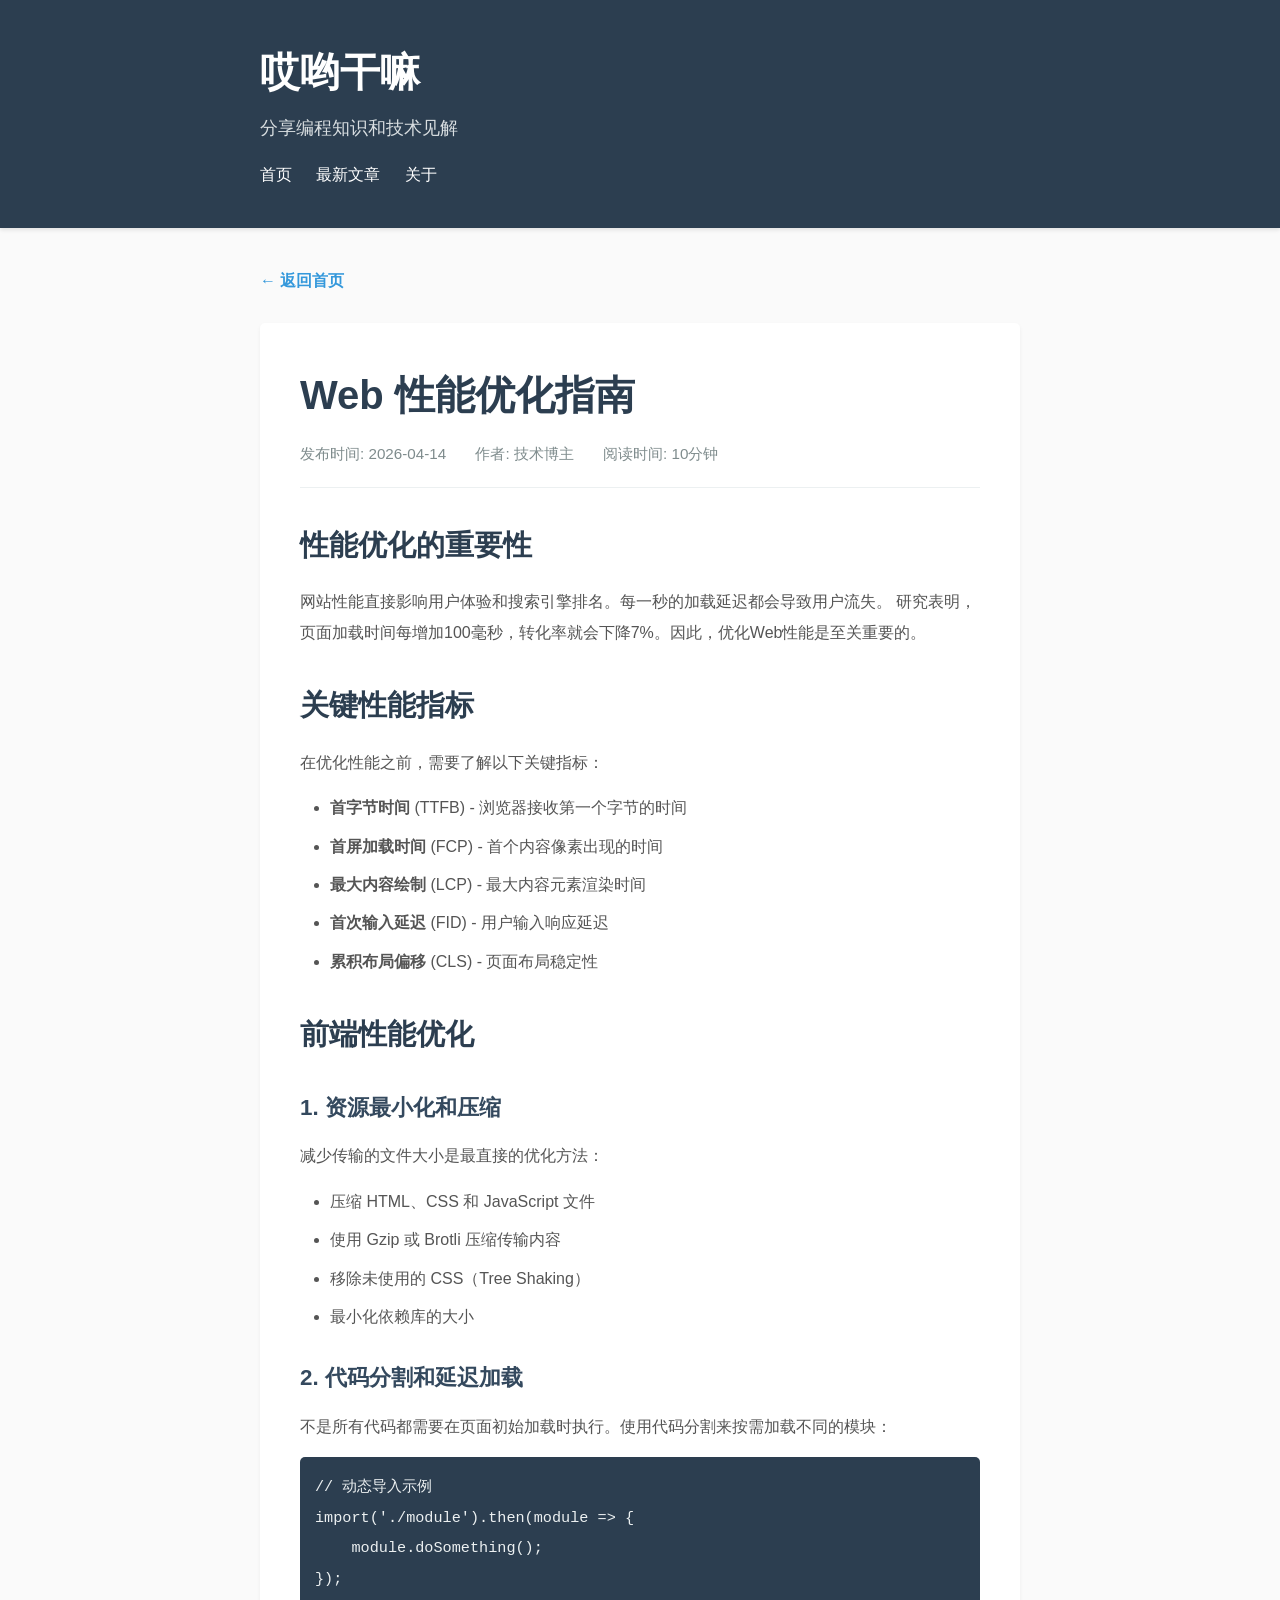
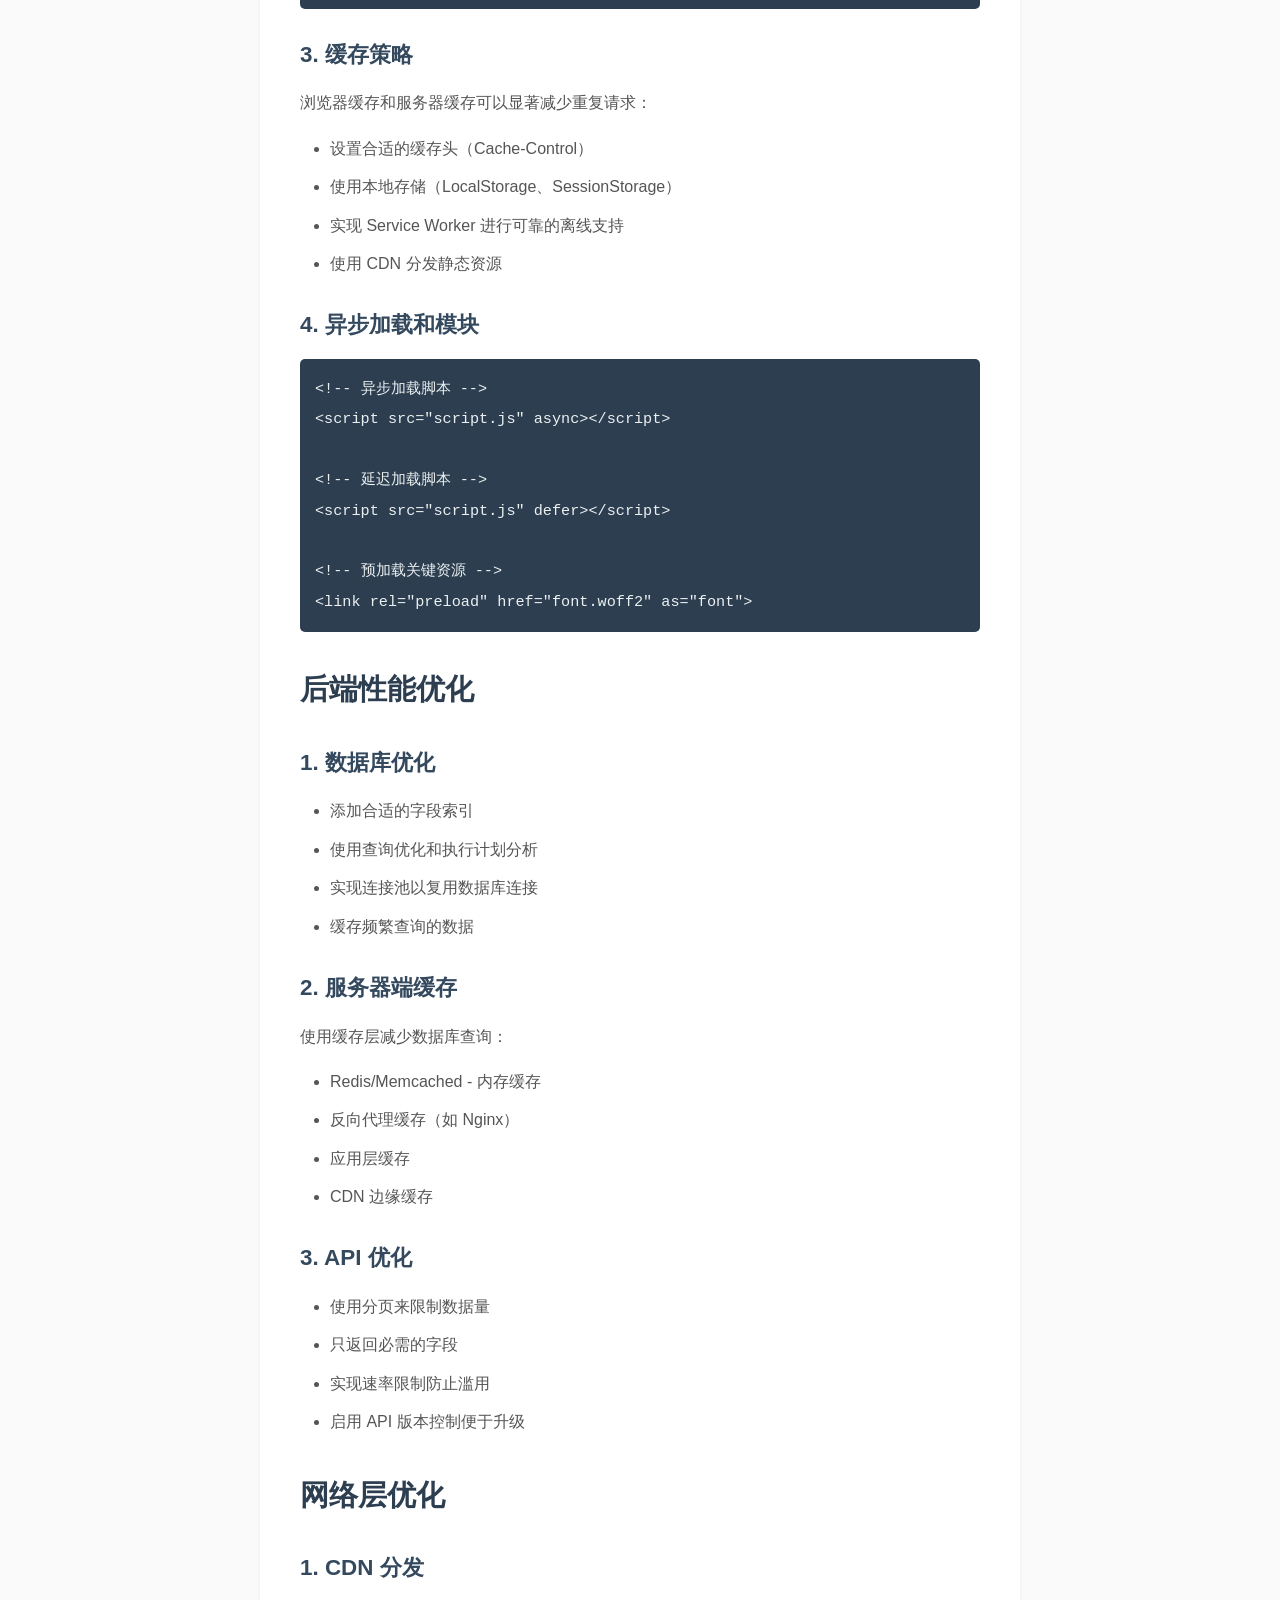
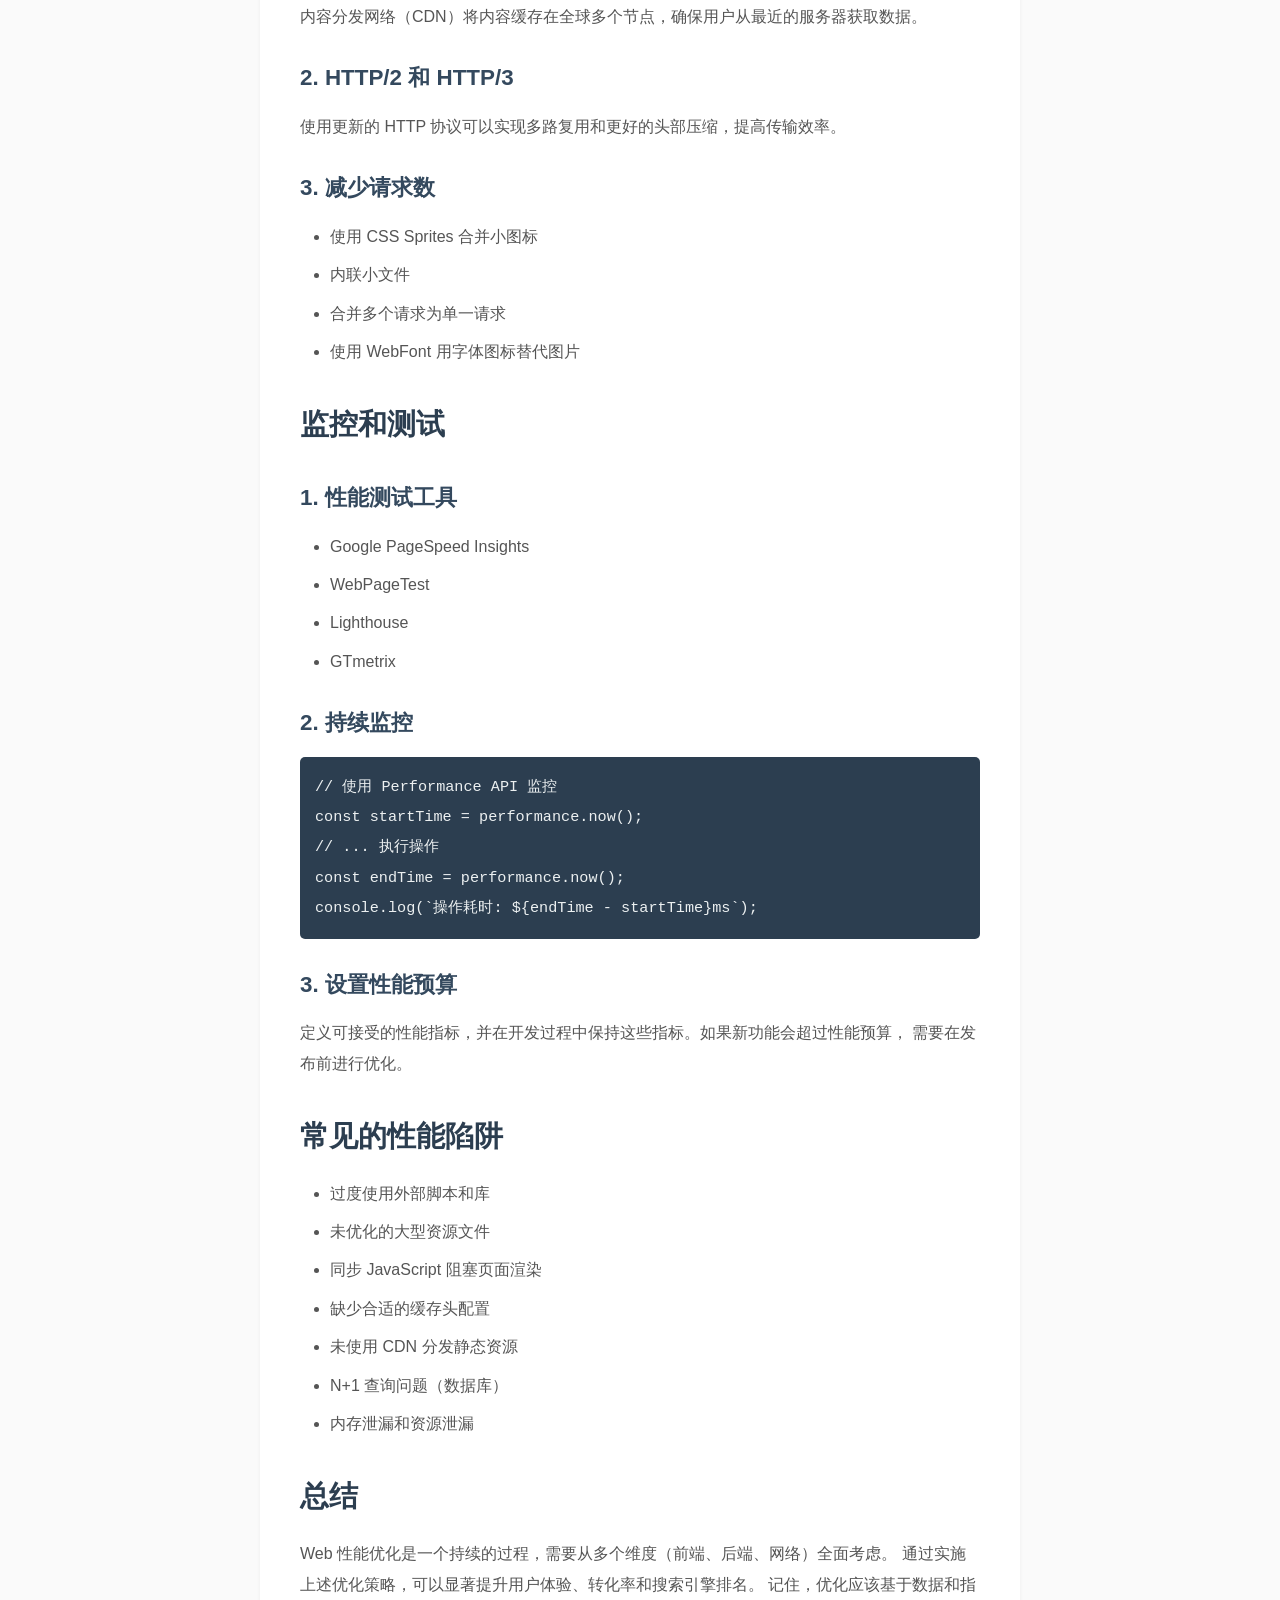
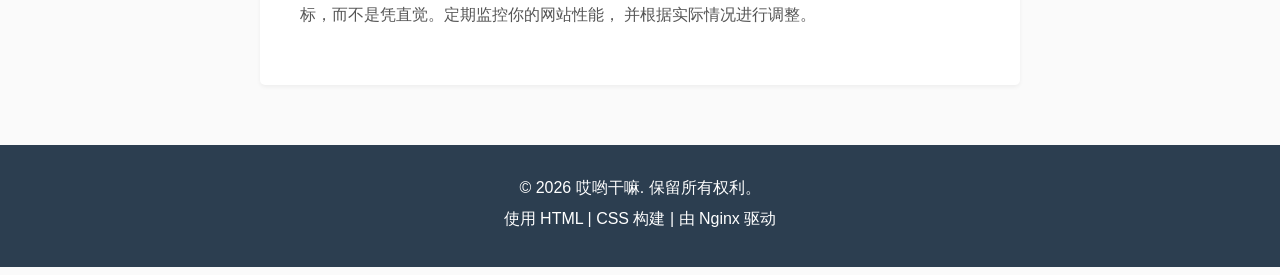
<file: nginx/html/posts/web-performance.html>
<!DOCTYPE html>
<html lang="zh-CN">
<head>
    <meta charset="UTF-8">
    <meta name="viewport" content="width=device-width, initial-scale=1.0">
    <title>Web 性能优化指南 - 哎哟干嘛</title>
    <link rel="stylesheet" href="../css/style.css">
</head>
<body>
    <header>
        <div class="container">
            <h1>哎哟干嘛</h1>
            <p class="tagline">分享编程知识和技术见解</p>
            <nav>
                <a href="../index.html">首页</a>
                <a href="../index.html#latest">最新文章</a>
                <a href="../index.html#about">关于</a>
            </nav>
        </div>
    </header>

    <main>
        <div class="container">
            <a href="../index.html" class="back-link">← 返回首页</a>
            
            <article>
                <h1>Web 性能优化指南</h1>
                <div class="article-meta">
                    <span>发布时间: 2026-04-14</span>
                    <span>作者: 技术博主</span>
                    <span>阅读时间: 10分钟</span>
                </div>

                <div class="article-content">
                    <h2>性能优化的重要性</h2>
                    <p>
                        网站性能直接影响用户体验和搜索引擎排名。每一秒的加载延迟都会导致用户流失。
                        研究表明，页面加载时间每增加100毫秒，转化率就会下降7%。因此，优化Web性能是至关重要的。
                    </p>

                    <h2>关键性能指标</h2>
                    <p>在优化性能之前，需要了解以下关键指标：</p>
                    <ul>
                        <li><strong>首字节时间</strong> (TTFB) - 浏览器接收第一个字节的时间</li>
                        <li><strong>首屏加载时间</strong> (FCP) - 首个内容像素出现的时间</li>
                        <li><strong>最大内容绘制</strong> (LCP) - 最大内容元素渲染时间</li>
                        <li><strong>首次输入延迟</strong> (FID) - 用户输入响应延迟</li>
                        <li><strong>累积布局偏移</strong> (CLS) - 页面布局稳定性</li>
                    </ul>

                    <h2>前端性能优化</h2>

                    <h3>1. 资源最小化和压缩</h3>
                    <p>减少传输的文件大小是最直接的优化方法：</p>
                    <ul>
                        <li>压缩 HTML、CSS 和 JavaScript 文件</li>
                        <li>使用 Gzip 或 Brotli 压缩传输内容</li>
                        <li>移除未使用的 CSS（Tree Shaking）</li>
                        <li>最小化依赖库的大小</li>
                    </ul>

                    <h3>2. 代码分割和延迟加载</h3>
                    <p>
                        不是所有代码都需要在页面初始加载时执行。使用代码分割来按需加载不同的模块：
                    </p>
                    <pre><code>// 动态导入示例
import('./module').then(module => {
    module.doSomething();
});</code></pre>

                    <h3>3. 缓存策略</h3>
                    <p>浏览器缓存和服务器缓存可以显著减少重复请求：</p>
                    <ul>
                        <li>设置合适的缓存头（Cache-Control）</li>
                        <li>使用本地存储（LocalStorage、SessionStorage）</li>
                        <li>实现 Service Worker 进行可靠的离线支持</li>
                        <li>使用 CDN 分发静态资源</li>
                    </ul>

                    <h3>4. 异步加载和模块</h3>
                    <pre><code>&lt;!-- 异步加载脚本 --&gt;
&lt;script src="script.js" async&gt;&lt;/script&gt;

&lt;!-- 延迟加载脚本 --&gt;
&lt;script src="script.js" defer&gt;&lt;/script&gt;

&lt;!-- 预加载关键资源 --&gt;
&lt;link rel="preload" href="font.woff2" as="font"&gt;</code></pre>

                    <h2>后端性能优化</h2>

                    <h3>1. 数据库优化</h3>
                    <ul>
                        <li>添加合适的字段索引</li>
                        <li>使用查询优化和执行计划分析</li>
                        <li>实现连接池以复用数据库连接</li>
                        <li>缓存频繁查询的数据</li>
                    </ul>

                    <h3>2. 服务器端缓存</h3>
                    <p>使用缓存层减少数据库查询：</p>
                    <ul>
                        <li>Redis/Memcached - 内存缓存</li>
                        <li>反向代理缓存（如 Nginx）</li>
                        <li>应用层缓存</li>
                        <li>CDN 边缘缓存</li>
                    </ul>

                    <h3>3. API 优化</h3>
                    <ul>
                        <li>使用分页来限制数据量</li>
                        <li>只返回必需的字段</li>
                        <li>实现速率限制防止滥用</li>
                        <li>启用 API 版本控制便于升级</li>
                    </ul>

                    <h2>网络层优化</h2>

                    <h3>1. CDN 分发</h3>
                    <p>
                        内容分发网络（CDN）将内容缓存在全球多个节点，确保用户从最近的服务器获取数据。
                    </p>

                    <h3>2. HTTP/2 和 HTTP/3</h3>
                    <p>
                        使用更新的 HTTP 协议可以实现多路复用和更好的头部压缩，提高传输效率。
                    </p>

                    <h3>3. 减少请求数</h3>
                    <ul>
                        <li>使用 CSS Sprites 合并小图标</li>
                        <li>内联小文件</li>
                        <li>合并多个请求为单一请求</li>
                        <li>使用 WebFont 用字体图标替代图片</li>
                    </ul>

                    <h2>监控和测试</h2>

                    <h3>1. 性能测试工具</h3>
                    <ul>
                        <li>Google PageSpeed Insights</li>
                        <li>WebPageTest</li>
                        <li>Lighthouse</li>
                        <li>GTmetrix</li>
                    </ul>

                    <h3>2. 持续监控</h3>
                    <pre><code>// 使用 Performance API 监控
const startTime = performance.now();
// ... 执行操作
const endTime = performance.now();
console.log(`操作耗时: ${endTime - startTime}ms`);</code></pre>

                    <h3>3. 设置性能预算</h3>
                    <p>
                        定义可接受的性能指标，并在开发过程中保持这些指标。如果新功能会超过性能预算，
                        需要在发布前进行优化。
                    </p>

                    <h2>常见的性能陷阱</h2>
                    <ul>
                        <li>过度使用外部脚本和库</li>
                        <li>未优化的大型资源文件</li>
                        <li>同步 JavaScript 阻塞页面渲染</li>
                        <li>缺少合适的缓存头配置</li>
                        <li>未使用 CDN 分发静态资源</li>
                        <li>N+1 查询问题（数据库）</li>
                        <li>内存泄漏和资源泄漏</li>
                    </ul>

                    <h2>总结</h2>
                    <p>
                        Web 性能优化是一个持续的过程，需要从多个维度（前端、后端、网络）全面考虑。
                        通过实施上述优化策略，可以显著提升用户体验、转化率和搜索引擎排名。
                        记住，优化应该基于数据和指标，而不是凭直觉。定期监控你的网站性能，
                        并根据实际情况进行调整。
                    </p>
                </div>
            </article>
        </div>
    </main>

    <footer>
        <div class="container">
            <p>&copy; 2026 哎哟干嘛. 保留所有权利。</p>
            <p>使用 HTML | CSS 构建 | 由 Nginx 驱动</p>
        </div>
    </footer>
</body>
</html>
</file>
<file: nginx/html/css/style.css>
/* 博客网站全局样式 */
* {
    margin: 0;
    padding: 0;
    box-sizing: border-box;
}

html {
    font-size: 16px;
    color: #333;
    background-color: #fafafa;
}

body {
    font-family: -apple-system, BlinkMacSystemFont, 'Segoe UI', 'Roboto', 'Oxygen', 'Ubuntu', 'Cantarell', 'Fira Sans', 'Droid Sans', 'Helvetica Neue', sans-serif;
    line-height: 1.6;
    color: #333;
    background-color: #fafafa;
}

/* 容器 */
.container {
    max-width: 800px;
    margin: 0 auto;
    padding: 0 20px;
}

/* 头部 */
header {
    background-color: #2c3e50;
    color: white;
    padding: 40px 0;
    margin-bottom: 40px;
    box-shadow: 0 2px 4px rgba(0, 0, 0, 0.1);
}

header h1 {
    font-size: 2.5rem;
    margin-bottom: 10px;
}

header .tagline {
    font-size: 1.1rem;
    color: #ecf0f1;
    opacity: 0.9;
}

/* 导航 */
nav {
    margin-top: 20px;
}

nav a {
    color: white;
    text-decoration: none;
    margin-right: 20px;
    padding: 8px 0;
    border-bottom: 2px solid transparent;
    transition: border-color 0.3s;
}

nav a:hover {
    border-bottom-color: #3498db;
}

/* 主内容区域 */
main {
    min-height: calc(100vh - 300px);
}

/* 博客列表 */
.blog-list {
    list-style: none;
}

.blog-item {
    background: white;
    padding: 30px;
    margin-bottom: 20px;
    border-radius: 5px;
    box-shadow: 0 2px 4px rgba(0, 0, 0, 0.05);
    transition: all 0.3s;
}

.blog-item:hover {
    box-shadow: 0 4px 12px rgba(0, 0, 0, 0.1);
    transform: translateY(-2px);
}

.blog-item h2 {
    margin: 0 0 10px 0;
    font-size: 1.8rem;
}

.blog-item h2 a {
    color: #2c3e50;
    text-decoration: none;
}

.blog-item h2 a:hover {
    color: #3498db;
}

.blog-meta {
    color: #7f8c8d;
    font-size: 0.9rem;
    margin-bottom: 15px;
}

.blog-meta span {
    margin-right: 20px;
}

.blog-excerpt {
    color: #555;
    margin-bottom: 15px;
    line-height: 1.8;
}

.read-more {
    display: inline-block;
    color: #3498db;
    text-decoration: none;
    font-weight: 600;
    transition: color 0.3s;
}

.read-more:hover {
    color: #2980b9;
}

/* 博客文章页面 */
article {
    background: white;
    padding: 40px;
    border-radius: 5px;
    box-shadow: 0 2px 4px rgba(0, 0, 0, 0.05);
}

article h1 {
    font-size: 2.5rem;
    margin-bottom: 15px;
    color: #2c3e50;
}

.article-meta {
    color: #7f8c8d;
    font-size: 0.95rem;
    padding-bottom: 20px;
    border-bottom: 1px solid #ecf0f1;
    margin-bottom: 30px;
}

.article-meta span {
    margin-right: 25px;
}

.article-content {
    color: #555;
    line-height: 1.9;
}

.article-content h2 {
    font-size: 1.8rem;
    margin-top: 30px;
    margin-bottom: 15px;
    color: #2c3e50;
}

.article-content h3 {
    font-size: 1.4rem;
    margin-top: 25px;
    margin-bottom: 12px;
    color: #34495e;
}

.article-content p {
    margin-bottom: 15px;
}

.article-content ul,
.article-content ol {
    margin-left: 30px;
    margin-bottom: 15px;
}

.article-content li {
    margin-bottom: 8px;
}

.article-content code {
    background-color: #f4f4f4;
    padding: 2px 6px;
    border-radius: 3px;
    font-family: 'Courier New', Courier, monospace;
    color: #e74c3c;
    font-size: 0.95rem;
}

.article-content pre {
    background-color: #2c3e50;
    color: #ecf0f1;
    padding: 15px;
    border-radius: 5px;
    overflow-x: auto;
    margin-bottom: 15px;
}

.article-content pre code {
    color: #ecf0f1;
    background: none;
    padding: 0;
}

.article-content blockquote {
    border-left: 4px solid #3498db;
    padding-left: 20px;
    margin-left: 0;
    margin-bottom: 15px;
    font-style: italic;
    color: #7f8c8d;
}

/* 返回链接 */
.back-link {
    display: inline-block;
    margin-bottom: 30px;
    color: #3498db;
    text-decoration: none;
    font-weight: 600;
    transition: color 0.3s;
}

.back-link:hover {
    color: #2980b9;
}

/* 侧边栏标签 */
.tags {
    display: flex;
    flex-wrap: wrap;
    gap: 8px;
    margin-top: 15px;
}

.tag {
    display: inline-block;
    background-color: #ecf0f1;
    color: #2c3e50;
    padding: 5px 12px;
    border-radius: 20px;
    font-size: 0.85rem;
    text-decoration: none;
    transition: all 0.3s;
}

.tag:hover {
    background-color: #3498db;
    color: white;
}

/* 页脚 */
footer {
    background-color: #2c3e50;
    color: white;
    text-align: center;
    padding: 30px 0;
    margin-top: 60px;
}

footer p {
    margin-bottom: 5px;
}

footer a {
    color: #3498db;
    text-decoration: none;
}

footer a:hover {
    text-decoration: underline;
}

/* 分页 */
.pagination {
    display: flex;
    justify-content: center;
    gap: 10px;
    margin-top: 40px;
    margin-bottom: 40px;
}

.pagination a,
.pagination span {
    padding: 8px 12px;
    border: 1px solid #ecf0f1;
    border-radius: 3px;
    text-decoration: none;
    color: #3498db;
    transition: all 0.3s;
}

.pagination a:hover {
    background-color: #3498db;
    color: white;
}

.pagination .current {
    background-color: #3498db;
    color: white;
    border-color: #3498db;
}

/* 404 页面 */
.error-container {
    text-align: center;
    padding: 60px 0;
}

.error-code {
    font-size: 5rem;
    color: #e74c3c;
    font-weight: bold;
    margin-bottom: 20px;
}

.error-message {
    font-size: 1.5rem;
    color: #7f8c8d;
    margin-bottom: 30px;
}

/* 响应式设计 */
@media (max-width: 768px) {
    html {
        font-size: 14px;
    }

    header h1 {
        font-size: 2rem;
    }

    article {
        padding: 20px;
    }

    article h1 {
        font-size: 1.8rem;
    }

    nav a {
        margin-right: 10px;
        font-size: 0.9rem;
    }

    .blog-item {
        padding: 20px;
    }

    .blog-item h2 {
        font-size: 1.5rem;
    }
}

@media (max-width: 480px) {
    .container {
        padding: 0 15px;
    }

    header {
        padding: 20px 0;
    }

    header h1 {
        font-size: 1.5rem;
    }

    header .tagline {
        font-size: 0.9rem;
    }

    article {
        padding: 15px;
    }

    article h1 {
        font-size: 1.5rem;
    }

    .blog-item {
        padding: 15px;
    }

    nav a {
        margin-right: 8px;
        margin-bottom: 8px;
        font-size: 0.85rem;
    }
}
</file>
